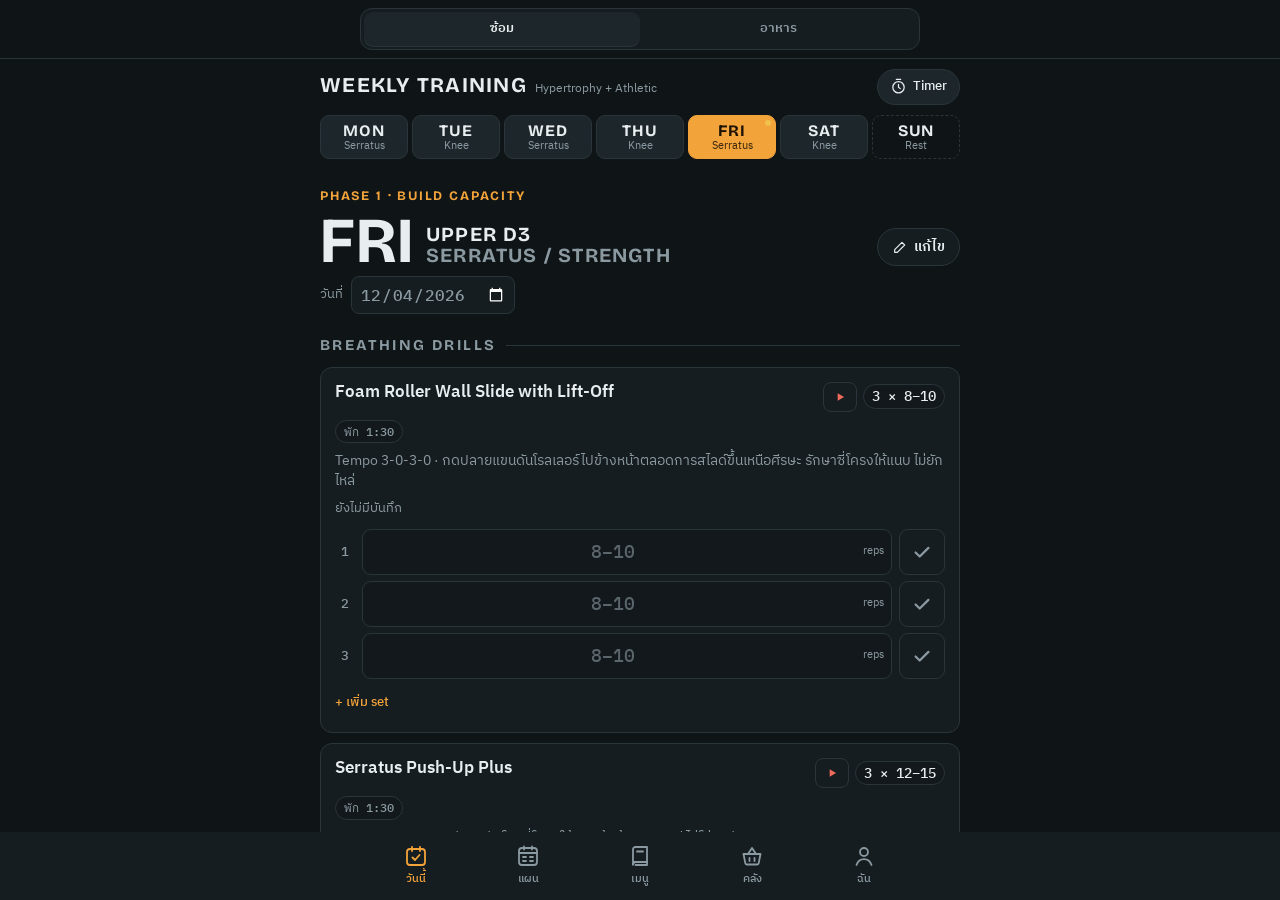
<file: index.html>
<!DOCTYPE html>
<html lang="th" data-mode="dark">
<head>
<meta charset="utf-8">
<meta name="viewport" content="width=device-width, initial-scale=1, maximum-scale=1, viewport-fit=cover">
<meta name="theme-color" content="#0f1417" id="meta-theme">
<meta name="apple-mobile-web-app-capable" content="yes">
<meta name="mobile-web-app-capable" content="yes">
<meta name="apple-mobile-web-app-status-bar-style" content="black-translucent">
<meta name="apple-mobile-web-app-title" content="Mick Fit">
<title>Mick Fit</title>
<link rel="manifest" href="manifest.webmanifest">
<link rel="icon" href="icons/icon-192.png">
<link rel="apple-touch-icon" href="icons/apple-touch-icon.png">
<link rel="preconnect" href="https://fonts.googleapis.com">
<link rel="preconnect" href="https://fonts.gstatic.com" crossorigin>
<link href="https://fonts.googleapis.com/css2?family=Bricolage+Grotesque:opsz,wght@12..96,500;12..96,700&family=IBM+Plex+Sans+Thai:wght@400;500;600&display=swap" rel="stylesheet">
<script>
  // apply the saved theme (meal settings) before the page paints
  try { if ((JSON.parse(localStorage.getItem('mick-mealprep-v1') || '{}').settings || {}).theme === 'light') document.documentElement.dataset.mode = 'light'; } catch (e) {}
</script>
<link rel="stylesheet" href="shell.css">
</head>
<body>
<!--
  Mick Fit shell: owns the 5-tab bar and loads the two apps in iframes.
    train/  = Weekly Training (workout log, program, body weight, training settings)
    meal/   = Meal Prep (food log, meal plan, recipes, pantry, food settings)
  Both run on the same origin, so they share one localStorage. Each app switches view from its #hash.
-->
<div id="app">
  <div id="seg-bar" hidden><div class="seg" id="seg" role="group" aria-label="มุมมอง"></div></div>
  <div id="stage">
    <iframe id="f-train" title="ซ้อม" allow="screen-wake-lock; web-share; autoplay"></iframe>
    <iframe id="f-meal" title="อาหาร" allow="web-share; clipboard-write"></iframe>
    <section id="p-data" class="panel" hidden aria-label="ข้อมูล"></section>
  </div>
  <nav id="tabs" aria-label="เมนูหลัก"><div class="inner" id="tab-row"></div></nav>
</div>
<div id="toast" role="status" aria-live="polite"></div>
<script src="shell.js"></script>
</body>
</html>
</file>
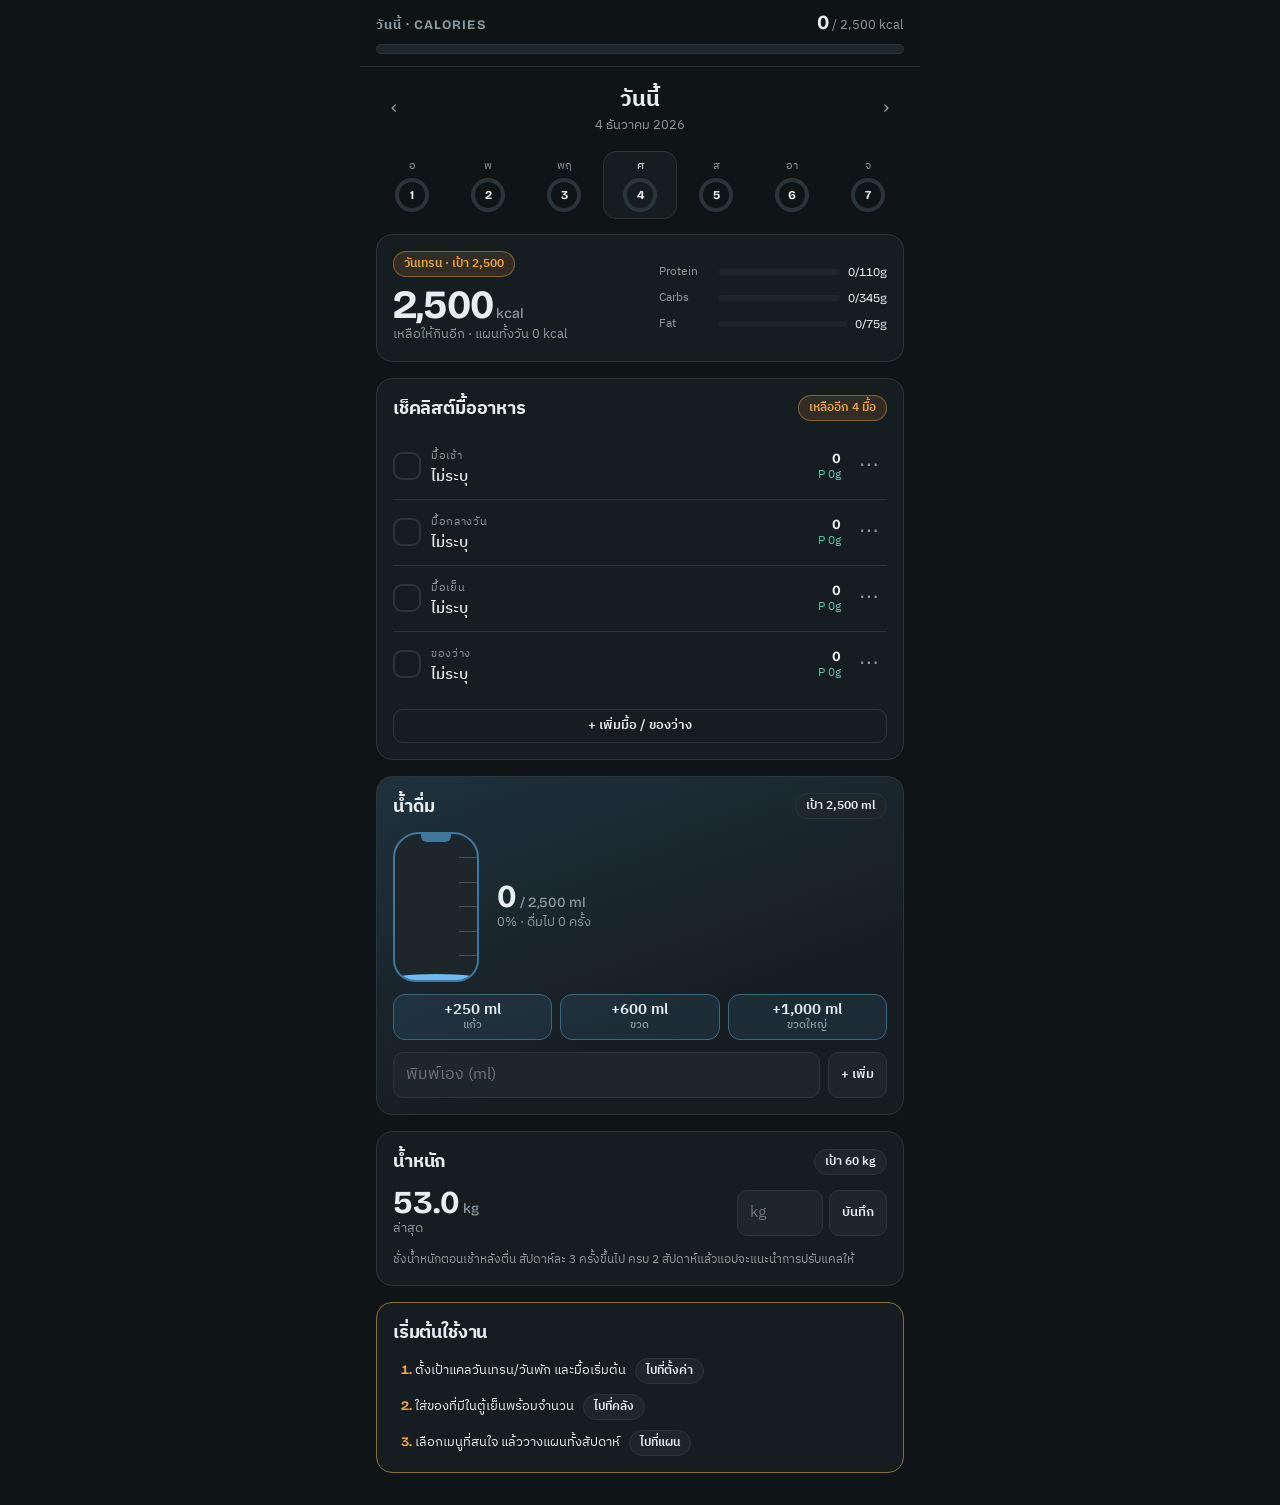
<file: meal/index.html>
<!DOCTYPE html>
<html lang="th" data-mode="dark">
<head>
<meta charset="utf-8">
<meta name="viewport" content="width=device-width, initial-scale=1, maximum-scale=1, viewport-fit=cover">
<meta name="theme-color" content="#0f1417" id="meta-theme">
<title>Mick Meal Prep</title>
<link rel="preconnect" href="https://fonts.googleapis.com">
<link rel="preconnect" href="https://fonts.gstatic.com" crossorigin>
<link href="https://fonts.googleapis.com/css2?family=Bricolage+Grotesque:opsz,wght@12..96,500;12..96,700&family=IBM+Plex+Sans+Thai:wght@400;500;600&display=swap" rel="stylesheet">
<style>
/* Layout: phone-first single column, sticky kcal bar on top, tab bar at bottom, bottom sheets for editing */
:root{
  --bg:#0f1417; --surface:#161d21; --surface-2:#1d262b; --line:#2a353b;
  --text:#e8edef; --muted:#8b9aa1;
  --accent:#f2a33a; --accent-ink:#1d1305;
  --protein:#58c4ae; --carbs:#8ea6ff; --fat:#e889a6; --water:#4fb0ee;
  --good:#6cc38a; --warn:#f0c14b; --bad:#ef6b5b;
  --f-display:"Bricolage Grotesque","IBM Plex Sans Thai",system-ui,sans-serif;
  --f-body:"IBM Plex Sans Thai",system-ui,-apple-system,"Segoe UI",sans-serif;
  --r:16px;
  color-scheme:dark;
}
:root[data-mode="light"]{
  --bg:#eef1f2; --surface:#ffffff; --surface-2:#f4f6f7; --line:#dbe1e4;
  --text:#14191c; --muted:#5d6b72;
  --accent:#c9740a; --accent-ink:#ffffff;
  --protein:#13897a; --carbs:#4a63d6; --fat:#c2416b; --water:#1f86c9;
  --good:#2f8f53; --warn:#a87a00; --bad:#c9392b;
  color-scheme:light;
}
*{box-sizing:border-box}
html,body{height:100%}
html,body{max-width:100%;overflow-x:clip}
/* safe areas (Dynamic Island, home indicator) are handled by the Mick Fit shell; iOS still passes them into this frame, so top/bottom insets are 0px here */
body{margin:0;background:var(--bg);color:var(--text);font:400 15px/1.5 var(--f-body);-webkit-tap-highlight-color:transparent;-webkit-text-size-adjust:100%}
body.locked{overflow:hidden}
h1,h2,h3{font-family:var(--f-display);font-weight:700;margin:0;text-wrap:balance;letter-spacing:-.01em}
h2{font-size:18px}
h3{font-size:15px}
button,input,select,textarea{font:inherit;color:inherit}
button{cursor:pointer}
:focus-visible{outline:2px solid var(--accent);outline-offset:2px}
a{color:var(--accent)}
.num{font-family:var(--f-display);font-variant-numeric:tabular-nums}
.muted{color:var(--muted)}
.sm{font-size:13px}

.app{max-width:560px;margin:0 auto;min-height:100%;display:flex;flex-direction:column}
.topbar{position:sticky;top:0;z-index:20;background:color-mix(in srgb,var(--bg) 90%,transparent);-webkit-backdrop-filter:blur(14px);backdrop-filter:blur(14px);padding:calc(0px + 10px) 16px 12px;border-bottom:1px solid var(--line);display:flex;flex-direction:column;gap:8px}
.kbar-row{display:flex;justify-content:space-between;align-items:baseline;gap:12px}
.brand{font:700 13px var(--f-display);letter-spacing:.08em;text-transform:uppercase;color:var(--muted)}
.kbar-num{font-size:13px;color:var(--muted)}
.kbar-num b{font:700 20px var(--f-display);color:var(--text);font-variant-numeric:tabular-nums}
.track{height:10px;border-radius:99px;background:var(--surface-2);overflow:hidden;border:1px solid var(--line)}
.fill{height:100%;border-radius:99px;background:var(--accent);transition:width .4s ease}
.fill.over{background:var(--warn)}
.track.thin{height:6px;border:0}

main{flex:1;padding:16px 16px 32px;display:flex;flex-direction:column;gap:16px}
.card{background:var(--surface);border:1px solid var(--line);border-radius:var(--r);padding:16px;display:flex;flex-direction:column;gap:12px}
.card-head{display:flex;justify-content:space-between;align-items:center;gap:8px}
.sec-head{display:flex;justify-content:space-between;align-items:center;gap:8px}

.banner{margin:12px 16px 0;padding:10px 12px;border-radius:12px;background:color-mix(in srgb,var(--warn) 14%,var(--surface));border:1px solid color-mix(in srgb,var(--warn) 40%,var(--line));font-size:13px}

/* buttons */
.btn{border:1px solid var(--line);background:var(--surface-2);border-radius:12px;padding:10px 14px;font-weight:600;display:inline-flex;align-items:center;justify-content:center;gap:6px;min-height:42px}
.btn.primary{background:var(--accent);color:var(--accent-ink);border-color:transparent}
.btn.ghost{background:transparent}
.btn.danger{color:var(--bad);background:transparent;border-color:color-mix(in srgb,var(--bad) 40%,var(--line))}
.btn.sm{min-height:34px;padding:6px 12px;font-size:13px;border-radius:10px}
.btn.block{width:100%}
.icon-btn{border:0;background:transparent;width:36px;height:36px;border-radius:10px;display:inline-grid;place-items:center;color:var(--muted);font-size:20px;line-height:1}
.icon-btn:active{background:var(--surface-2)}
.btn-row{display:flex;gap:8px;flex-wrap:wrap}
.btn-row .btn{flex:1}

.pill{display:inline-flex;align-items:center;gap:4px;padding:3px 10px;border-radius:99px;font-size:12px;font-weight:600;border:1px solid var(--line);background:var(--surface-2);white-space:nowrap}
.pill.good{color:var(--good);border-color:color-mix(in srgb,var(--good) 45%,transparent);background:color-mix(in srgb,var(--good) 12%,transparent)}
.pill.warn{color:var(--warn);border-color:color-mix(in srgb,var(--warn) 45%,transparent);background:color-mix(in srgb,var(--warn) 12%,transparent)}
.pill.bad{color:var(--bad);border-color:color-mix(in srgb,var(--bad) 45%,transparent);background:color-mix(in srgb,var(--bad) 12%,transparent)}
.pill.accent{color:var(--accent);border-color:color-mix(in srgb,var(--accent) 45%,transparent);background:color-mix(in srgb,var(--accent) 12%,transparent)}
button.pill{cursor:pointer}

/* today */
.daynav{display:flex;align-items:center;justify-content:space-between;gap:8px}
.daynav h1{font-size:22px}
.daynav .sub{font-size:13px;color:var(--muted)}
.week{display:grid;grid-template-columns:repeat(7,1fr);gap:4px}
.wday{border:0;background:transparent;display:flex;flex-direction:column;align-items:center;gap:4px;padding:6px 0;border-radius:12px;color:var(--muted);font-size:11px}
.wday[aria-current="date"]{background:var(--surface);color:var(--text);outline:1px solid var(--line)}
.ring{width:34px;height:34px;border-radius:50%;display:grid;place-items:center;position:relative}
.ring::after{content:"";position:absolute;inset:4px;border-radius:50%;background:var(--bg)}
.wday[aria-current="date"] .ring::after{background:var(--surface)}
.ring span{position:relative;z-index:1;font:700 12px var(--f-display);color:var(--text)}

.macros{display:grid;grid-template-columns:1.1fr 1fr;gap:16px;align-items:center}
.big{font:700 40px/1 var(--f-display);font-variant-numeric:tabular-nums;letter-spacing:-.02em}
.big small{font-size:14px;color:var(--muted);font-weight:500;letter-spacing:0}
.mrow{display:grid;grid-template-columns:52px 1fr auto;align-items:center;gap:8px;font-size:12px}
.mrow .lbl{color:var(--muted)}
.mrow .val{font-variant-numeric:tabular-nums;font-family:var(--f-display);font-size:12px}
.macro-list{display:flex;flex-direction:column;gap:8px}

.checklist{list-style:none;margin:0;padding:0;display:flex;flex-direction:column}
.check-item{display:grid;grid-template-columns:auto 1fr auto auto;align-items:center;gap:10px;padding:10px 0;border-top:1px solid var(--line)}
.check-item:first-child{border-top:0}
.cbox{width:28px;height:28px;border-radius:9px;border:2px solid var(--line);background:transparent;display:grid;place-items:center;padding:0;color:var(--accent-ink)}
.cbox svg{width:16px;height:16px;opacity:0}
.cbox[aria-pressed="true"]{background:var(--accent);border-color:var(--accent)}
.cbox[aria-pressed="true"] svg{opacity:1}
.ci-main{min-width:0;border:0;background:transparent;text-align:left;padding:0}
.ci-slot{font-size:11px;color:var(--muted);text-transform:uppercase;letter-spacing:.06em}
.ci-name{font-weight:500;overflow:hidden;text-overflow:ellipsis;white-space:nowrap;display:block}
.check-item.done .ci-name{color:var(--muted);text-decoration:line-through;text-decoration-color:color-mix(in srgb,var(--muted) 60%,transparent)}
.ci-kcal{text-align:right;font-size:12px;color:var(--muted);line-height:1.3}
.ci-kcal b{display:block;color:var(--text);font:700 14px var(--f-display);font-variant-numeric:tabular-nums}

/* water */
.water-card{background:linear-gradient(160deg,color-mix(in srgb,var(--water) 14%,var(--surface)),var(--surface) 70%)}
.water-body{display:grid;grid-template-columns:86px 1fr;gap:18px;align-items:center}
.bottle{width:86px;height:150px;border-radius:26px 26px 22px 22px;border:2px solid color-mix(in srgb,var(--water) 55%,var(--line));position:relative;overflow:hidden;background:var(--surface-2)}
.bottle::before{content:"";position:absolute;top:-2px;left:26px;right:26px;height:10px;background:color-mix(in srgb,var(--water) 55%,var(--line));border-radius:0 0 6px 6px;z-index:2}
.bottle .wfill{position:absolute;left:0;right:0;bottom:0;background:linear-gradient(180deg,color-mix(in srgb,var(--water) 85%,white),var(--water));transition:height .5s ease}
.bottle .wfill::before{content:"";position:absolute;top:-6px;left:-10%;width:120%;height:12px;border-radius:50%;background:color-mix(in srgb,var(--water) 85%,white)}
.bottle .marks{position:absolute;inset:0;display:flex;flex-direction:column;justify-content:space-evenly;z-index:1;pointer-events:none}
.bottle .marks i{display:block;height:1px;width:18px;margin-left:auto;background:color-mix(in srgb,var(--text) 22%,transparent)}
.wnum{font:700 32px/1 var(--f-display);font-variant-numeric:tabular-nums}
.wnum small{font-size:14px;color:var(--muted);font-weight:500}
.wbtns{display:grid;grid-template-columns:repeat(3,1fr);gap:8px}
.wbtns .wbtn{display:flex;flex-direction:column;align-items:center;justify-content:center;gap:0;line-height:1.25;padding:6px 4px}
.w-custom{display:flex;gap:8px}
.w-custom input{flex:1;min-width:0}
.wbtn{border:1px solid color-mix(in srgb,var(--water) 40%,var(--line));background:color-mix(in srgb,var(--water) 10%,transparent);color:var(--text);border-radius:12px;min-height:44px;font-weight:600}
.wcustom{display:flex;gap:8px;margin-top:8px}
.wcustom input{flex:1;min-width:0}

/* lists */
.search{width:100%}
.chips{display:flex;gap:6px;overflow-x:auto;padding-bottom:2px;scrollbar-width:none}
.chips::-webkit-scrollbar{display:none}
.chip{border:1px solid var(--line);background:transparent;border-radius:99px;padding:6px 12px;font-size:13px;white-space:nowrap;color:var(--muted)}
.chip[aria-pressed="true"]{background:var(--text);color:var(--bg);border-color:var(--text)}
.list{display:flex;flex-direction:column;gap:10px}
.item{background:var(--surface);border:1px solid var(--line);border-radius:14px;padding:14px;display:grid;grid-template-columns:1fr auto;gap:6px 12px;align-items:center;text-align:left;width:100%}
.item .t{font-weight:600}
.item .meta{font-size:12px;color:var(--muted);display:flex;gap:10px;flex-wrap:wrap}
.item .kc{text-align:right;font:700 18px var(--f-display);font-variant-numeric:tabular-nums}
.item .kc small{display:block;font:500 11px var(--f-body);color:var(--muted)}
.mtag{font-variant-numeric:tabular-nums}
.mtag.p{color:var(--protein)} .mtag.c{color:var(--carbs)} .mtag.f{color:var(--fat)}
.empty{padding:28px 16px;text-align:center;color:var(--muted);border:1px dashed var(--line);border-radius:14px;display:flex;flex-direction:column;gap:12px;align-items:center}

.seg{display:grid;grid-template-columns:1fr 1fr;background:var(--surface);border:1px solid var(--line);border-radius:12px;padding:3px}
.seg button{border:0;background:transparent;border-radius:9px;padding:8px;font-weight:600;color:var(--muted)}
.seg button[aria-pressed="true"]{background:var(--surface-2);color:var(--text);box-shadow:0 1px 0 var(--line)}

.stock-row{display:grid;grid-template-columns:1fr auto;gap:4px 10px;align-items:center;padding:12px 0;border-top:1px solid var(--line)}
.stock-row:first-child{border-top:0}
.stock-row .nm{border:0;background:transparent;text-align:left;padding:0;font-weight:500}
.stock-row .sub{font-size:12px;color:var(--muted);grid-column:1/-1;display:flex;gap:10px;flex-wrap:wrap}
.shop-row{display:grid;grid-template-columns:auto 1fr auto;gap:10px;align-items:center;padding:12px 0;border-top:1px solid var(--line)}
.shop-row:first-child{border-top:0}
.cat-h{font-size:11px;letter-spacing:.08em;text-transform:uppercase;color:var(--muted);margin-top:4px}

.stat-grid{display:grid;grid-template-columns:repeat(3,1fr);gap:8px}
.stat{background:var(--surface-2);border-radius:12px;padding:10px;display:flex;flex-direction:column;gap:2px}
.stat b{font:700 18px var(--f-display);font-variant-numeric:tabular-nums}
.stat span{font-size:11px;color:var(--muted)}

/* forms */
input[type=text],input[type=number],input[type=url],input[type=date],input[type=search],select,textarea{width:100%;background:var(--surface-2);border:1px solid var(--line);border-radius:10px;padding:10px 12px;min-height:42px;font-size:16px}
textarea{min-height:110px;resize:vertical;line-height:1.5}
.fld{display:flex;flex-direction:column;gap:4px}
.fld>span,.mini>span{font-size:12px;color:var(--muted)}
.grid2{display:grid;grid-template-columns:1fr 1fr;gap:10px}
.grid4{display:grid;grid-template-columns:repeat(4,1fr);gap:8px}
.grid4 input{padding:10px 8px}
.form{display:flex;flex-direction:column;gap:12px}
.rows{display:flex;flex-direction:column;gap:8px}
.row-ed{display:grid;grid-template-columns:repeat(6,1fr) 32px;gap:6px;align-items:end;padding:10px;border:1px solid var(--line);border-radius:12px;background:color-mix(in srgb,var(--surface-2) 50%,transparent)}
.row-ed .mini{display:flex;flex-direction:column;gap:2px;min-width:0}
.row-ed .mini input{padding:8px;min-height:38px;font-size:15px}
.w6{grid-column:span 6}.w4{grid-column:span 4}.w3{grid-column:span 3}.w2{grid-column:span 2}.w1{grid-column:span 1}
.row-ed .del{grid-column:7;grid-row:1;align-self:start}
.divider{height:1px;background:var(--line);margin:4px 0}
.hint{font-size:12px;color:var(--muted)}

/* detail */
.d-macros{display:grid;grid-template-columns:repeat(4,1fr);gap:8px}
.d-macros div{background:var(--surface-2);border-radius:12px;padding:10px 8px;text-align:center}
.d-macros b{display:block;font:700 18px var(--f-display);font-variant-numeric:tabular-nums}
.d-macros span{font-size:11px;color:var(--muted)}
.ing{list-style:none;margin:0;padding:0}
.ing li{display:flex;justify-content:space-between;gap:12px;padding:8px 0;border-top:1px solid var(--line)}
.ing li .num{white-space:nowrap}
.ing li:first-child{border-top:0}
.steps{white-space:pre-wrap;margin:0}
.source{display:flex;gap:12px;align-items:center;padding:12px;border-radius:12px;border:1px solid var(--line);background:var(--surface-2)}
.source .bk{width:34px;height:44px;border-radius:4px 8px 8px 4px;background:var(--accent);flex:none;box-shadow:inset 4px 0 0 color-mix(in srgb,black 25%,transparent)}
.link-out{font-size:13px;overflow-wrap:anywhere}

/* sheet */
#sheet-wrap{position:fixed;inset:0;z-index:50;display:flex;align-items:flex-end;justify-content:center}
#sheet-wrap[hidden]{display:none}
.backdrop{position:absolute;inset:0;background:rgb(0 0 0 / .55);border:0;padding:0}
#sheet{position:relative;width:100%;max-width:560px;max-height:92%;background:var(--surface);border-radius:20px 20px 0 0;border:1px solid var(--line);border-bottom:0;display:flex;flex-direction:column;animation:up .22s ease}
@keyframes up{from{transform:translateY(24px);opacity:.6}to{transform:none;opacity:1}}
#sheet>header{display:flex;justify-content:space-between;align-items:center;padding:14px 12px 10px 18px;border-bottom:1px solid var(--line)}
#sheet-body{overflow-y:auto;padding:16px 18px;display:flex;flex-direction:column;gap:14px;-webkit-overflow-scrolling:touch}
#sheet-foot{padding:12px 18px calc(12px + 0px);border-top:1px solid var(--line);display:flex;gap:8px}
#sheet-foot:empty{display:none}
#sheet-foot .btn{flex:1}

#confirm{position:fixed;inset:0;z-index:60;display:grid;place-items:center;padding:24px;background:rgb(0 0 0 / .55)}
#confirm[hidden]{display:none}
#confirm .box{background:var(--surface);border:1px solid var(--line);border-radius:18px;padding:18px;max-width:340px;width:100%;display:flex;flex-direction:column;gap:14px}

#viewer{position:fixed;inset:0;z-index:80;background:#000;overflow:auto;-webkit-overflow-scrolling:touch;padding:calc(0px + 52px) 0 calc(0px + 16px)}
#viewer[hidden]{display:none}
#viewer img{display:block;width:100%;max-width:900px;margin:0 auto}
.viewer-x{position:fixed;top:calc(0px + 8px);right:12px;width:40px;height:40px;border-radius:50%;border:0;background:rgb(255 255 255 / .16);color:#fff;font-size:24px;z-index:81}
.item.has-img{grid-template-columns:72px 1fr auto;padding:10px;gap:4px 12px}
.item.has-img .meta{margin-top:2px}
.thumb{width:72px;height:72px;border-radius:10px;object-fit:cover;grid-row:span 1;background:var(--surface-2);display:block}
.thumb.ph{background:repeating-linear-gradient(135deg,var(--surface-2) 0 8px,var(--line) 8px 9px)}
.hero{width:100%;aspect-ratio:16/10;object-fit:cover;border-radius:14px;display:block;background:var(--surface-2)}
.desc{margin:0;color:var(--muted);font-style:italic}
ol.steps{margin:0;padding-left:22px;display:flex;flex-direction:column;gap:10px;white-space:normal}
ol.steps li::marker{color:var(--accent);font-family:var(--f-display);font-weight:700}
.img-ed{display:flex;flex-direction:column;gap:8px}
.img-ed img{width:100%;aspect-ratio:16/10;object-fit:cover;border-radius:12px}
.img-ed .ph{display:grid;place-items:center;aspect-ratio:16/10;border:1px dashed var(--line);border-radius:12px;color:var(--muted);font-size:13px}
.seg.seg3{grid-template-columns:1fr 1fr 1fr}
.seg.seg3 button{font-size:13px;padding:8px 4px}
.sortbar{display:flex;align-items:center;gap:10px}
.sortbar .seg{flex:1}
.sortbar .seg button{font-size:12px;padding:6px}
.sortsel{flex:1;display:flex;align-items:center;gap:8px;font-size:13px;color:var(--muted)}
.sortsel select{flex:1;min-width:0;min-height:36px;padding:6px 10px;font-size:14px}
.ing li .nm{flex:1}
.mk{width:20px;height:20px;border-radius:50%;flex:none;display:grid;place-items:center;font:700 11px var(--f-display);border:1px solid var(--line);color:var(--muted);margin-top:2px}
.mk.good{background:color-mix(in srgb,var(--good) 18%,transparent);color:var(--good);border-color:color-mix(in srgb,var(--good) 45%,transparent)}
.mk.warn{background:color-mix(in srgb,var(--warn) 18%,transparent);color:var(--warn);border-color:color-mix(in srgb,var(--warn) 45%,transparent)}
.mk.bad{background:color-mix(in srgb,var(--bad) 16%,transparent);color:var(--bad);border-color:color-mix(in srgb,var(--bad) 45%,transparent)}
.cov{border:1px solid var(--line);background:var(--surface-2);border-radius:12px;padding:12px;display:flex;flex-direction:column;gap:8px}
.cov-head{display:flex;justify-content:space-between;align-items:center;gap:8px}
.cov .btn{align-self:flex-start}
.btn.fav-on{color:var(--accent);border-color:color-mix(in srgb,var(--accent) 50%,var(--line))}
.star{color:var(--accent)}
.cook-row{display:flex;align-items:center;gap:8px;padding:10px 0;border-top:1px solid var(--line)}
.cook-row:first-child{border-top:0}
.cook-main{flex:1;min-width:0;display:flex;gap:10px;align-items:center;border:0;background:transparent;padding:0;text-align:left}
.cook-main .t{display:block;font-weight:600;line-height:1.3}
.cook-main .meta{display:flex;gap:8px;align-items:center;flex-wrap:wrap;font-size:12px;color:var(--muted);margin-top:2px}
.cook-main .miss{display:block;font-size:12px;color:var(--bad);margin-top:3px}
.cook-main .miss.ok{color:var(--good)}
.thumb.sm{width:54px;height:54px;border-radius:9px;flex:none}
.stk{display:block;font-size:12px;color:var(--muted);margin-top:1px}
.stk.short,.stk.low{color:var(--warn)}.stk.out,.stk.miss{color:var(--bad)}
.nowrap{white-space:nowrap}
.buy{color:var(--accent);font-weight:600}
.portion{display:flex;align-items:center;gap:6px;padding:8px 12px;border:1px solid var(--line);border-radius:12px;font-size:14px}
.portion .icon-btn{border:1px solid var(--line);width:34px;height:34px}
.portion b{min-width:24px;text-align:center;font-size:18px}
.wbtn small{font-weight:500;color:var(--muted);font-size:11px}
.box-tag{color:var(--protein);font-weight:600}
.quick{display:flex;flex-direction:column;gap:6px;border-top:1px solid var(--line);padding-top:10px}
.chip.box{border-color:color-mix(in srgb,var(--protein) 50%,var(--line));color:var(--text)}
.chips.wrap{flex-wrap:wrap;overflow:visible}
.wk{gap:8px;padding:12px 14px}
.wk.is-today{border-color:color-mix(in srgb,var(--accent) 60%,var(--line))}
.wk.is-past{opacity:.6}
.wk-date{border:0;background:none;padding:0;text-align:left;font-size:15px}
.wk-list{display:flex;flex-direction:column;gap:2px}
.wk-e{border:0;background:none;padding:6px 0;text-align:left;font-size:14px;border-top:1px dashed var(--line);display:block;width:100%}
.wk-e:first-child{border-top:0}
.wk-e.done{color:var(--muted);text-decoration:line-through}
.wk-e .muted{font-size:12px;margin-right:4px}
.wt-row{display:flex;justify-content:space-between;align-items:center;gap:12px}
.wt-in{display:flex;gap:6px;width:150px}
.wt-in input{min-width:0}
.spark{width:100%;height:64px;display:block}
.days7{display:grid;grid-template-columns:repeat(7,1fr);gap:4px}
.days7 .chip{padding:6px 0;text-align:center}
.danger-zone summary{cursor:pointer;color:var(--bad);font-size:13px;font-weight:600}
.danger-zone[open]{display:flex;flex-direction:column;gap:8px}
details.done-list summary{cursor:pointer;list-style:none}
.onboard{border-color:color-mix(in srgb,var(--accent) 50%,var(--line))}
.onboard .pill{margin-left:6px}
#to-top{position:fixed;right:16px;bottom:16px;z-index:40;width:48px;height:48px;border-radius:50%;border:0;background:var(--accent);color:var(--accent-ink);display:grid;place-items:center;box-shadow:0 6px 18px rgb(0 0 0 / .35)}
#to-top svg{width:22px;height:22px}
#to-top[hidden]{display:none}
#toast{position:fixed;left:50%;bottom:16px;transform:translate(-50%,20px);background:var(--text);color:var(--bg);padding:10px 16px;border-radius:12px;font-size:14px;font-weight:500;opacity:0;pointer-events:none;transition:.25s;z-index:70;max-width:calc(100% - 32px)}
#toast.show{opacity:1;transform:translate(-50%,0)}

nav.tabs{position:fixed;left:0;right:0;bottom:0;z-index:30;background:var(--surface);border-top:1px solid var(--line);padding:6px 8px calc(6px + 0px);display:flex;justify-content:center}
nav.tabs .inner{width:100%;max-width:560px;display:grid;grid-template-columns:repeat(5,1fr)}
.tab{border:0;background:transparent;color:var(--muted);display:flex;flex-direction:column;align-items:center;gap:2px;font:500 11px var(--f-body);padding:6px 0;border-radius:12px;position:relative}
.tab svg{width:23px;height:23px}
.tab[aria-current="page"]{color:var(--accent)}
.tab .badge{position:absolute;top:2px;left:calc(50% + 8px);min-width:17px;height:17px;border-radius:99px;background:var(--bad);color:#fff;font:700 10px/17px var(--f-display);padding:0 4px}
svg.i{fill:none;stroke:currentColor;stroke-width:1.8;stroke-linecap:round;stroke-linejoin:round}

.skel{height:84px;border-radius:var(--r);background:linear-gradient(90deg,var(--surface),var(--surface-2),var(--surface));background-size:200% 100%;animation:sh 1.2s infinite linear}
@keyframes sh{to{background-position:-200% 0}}
@media (prefers-reduced-motion:reduce){*{animation:none!important;transition:none!important}}
@media (max-width:380px){.macros{grid-template-columns:1fr}.big{font-size:34px}}
</style>
</head>
<body>
<div class="app">
  <header class="topbar" id="top"></header>
  <div id="banner"></div>
  <main id="view"></main>
</div>

<!-- Tab bar lives in the Mick Fit shell (../index.html); views switch via #today #plan #menu #stock #config -->

<div id="sheet-wrap" hidden>
  <button class="backdrop" data-act="sheet-close" aria-label="ปิด"></button>
  <section id="sheet" role="dialog" aria-modal="true" aria-labelledby="sheet-title">
    <header><h2 id="sheet-title"></h2><button class="icon-btn" data-act="sheet-close" aria-label="ปิด">×</button></header>
    <div id="sheet-body"></div>
    <footer id="sheet-foot"></footer>
  </section>
</div>

<div id="confirm" hidden>
  <div class="box" role="alertdialog" aria-labelledby="confirm-msg">
    <div id="confirm-msg"></div>
    <div class="btn-row"><button class="btn" data-act="confirm-no">ยกเลิก</button><button class="btn danger" data-act="confirm-yes" id="confirm-yes">ลบ</button></div>
  </div>
</div>
<button id="to-top" data-act="to-top" hidden aria-label="กลับขึ้นบนสุด"><svg viewBox="0 0 24 24" aria-hidden="true" fill="none" stroke="currentColor" stroke-width="2.4" stroke-linecap="round" stroke-linejoin="round"><path d="M12 19V5M6 11l6-6 6 6"/></svg></button>
<div id="toast" role="status" aria-live="polite"></div>
<div id="viewer" hidden role="dialog" aria-modal="true" aria-label="หน้าต้นฉบับ"><button class="viewer-x" data-act="viewer-close" aria-label="ปิด">×</button><img id="viewer-img" alt=""></div>

<script>
/* ---------- helpers ---------- */
const $ = (s, r = document) => r.querySelector(s);
const esc = s => String(s ?? '').replace(/[&<>"']/g, c => ({'&':'&amp;','<':'&lt;','>':'&gt;','"':'&quot;',"'":'&#39;'}[c]));
const uid = () => Math.random().toString(36).slice(2, 10);
const clone = o => JSON.parse(JSON.stringify(o));
const num = v => { const n = parseFloat(v); return isFinite(n) ? n : 0; };
const fmt = n => Math.round(num(n)).toLocaleString('en-US');
const money = n => 'A$' + num(n).toFixed(2);
const dkey = d => d.getFullYear() + '-' + String(d.getMonth() + 1).padStart(2, '0') + '-' + String(d.getDate()).padStart(2, '0');
const todayKey = () => dkey(new Date());
const kdate = k => { const [y, m, d] = k.split('-').map(Number); return new Date(y, m - 1, d); };
const addDays = (k, n) => { const d = kdate(k); d.setDate(d.getDate() + n); return dkey(d); };
const thDate = (k, o) => kdate(k).toLocaleDateString('th-TH-u-ca-gregory', o);
const safeUrl = u => /^https?:\/\//i.test(String(u || '').trim()) ? String(u).trim() : '';
const host = u => { try { return new URL(u).hostname.replace(/^www\./, ''); } catch (e) { return u; } };
const ICON = {
  plan:'<rect x="3" y="4" width="18" height="17" rx="3"/><path d="M3 9h18M8 2.5v3M16 2.5v3M7 13h3M7 17h3M14 13h3M14 17h3"/>',
  today:'<rect x="3" y="5" width="18" height="16" rx="3"/><path d="M8 3v4M16 3v4M8.5 13.5l2.5 2.5 4.5-5"/>',
  menu:'<path d="M5 5.5A2.5 2.5 0 0 1 7.5 3H19v15H7.5A2.5 2.5 0 0 0 5 20.5z"/><path d="M5 20.5A2.5 2.5 0 0 1 7.5 18H19v3H7.5"/><path d="M9 7.5h6"/>',
  prep:'<rect x="3" y="9" width="18" height="11" rx="2.5"/><path d="M2 9h20M8 9V6.5A1.5 1.5 0 0 1 9.5 5h5A1.5 1.5 0 0 1 16 6.5V9M8 14h8"/>',
  stock:'<path d="M3.5 10h17l-1.8 9.2a1.5 1.5 0 0 1-1.5 1.3H6.8a1.5 1.5 0 0 1-1.5-1.3z"/><path d="M8 10l4-6 4 6M9.5 14v3M14.5 14v3"/>',
  config:'<path d="M4 7h9M17 7h3M4 17h3M11 17h9"/><circle cx="15" cy="7" r="2"/><circle cx="9" cy="17" r="2"/>'
};
const svg = k => `<svg class="i" viewBox="0 0 24 24" aria-hidden="true">${ICON[k]}</svg>`;
const CHECK = '<svg viewBox="0 0 24 24" aria-hidden="true" fill="none" stroke="currentColor" stroke-width="3" stroke-linecap="round" stroke-linejoin="round"><path d="M5 12.5l4.5 4.5L19 7.5"/></svg>';

/* ---------- state ---------- */
const DEFAULT_SETTINGS = {
  kcal: 2500, protein: 110, carbs: 345, fat: 75, water: 2500, cup: 250, bottle: 600, jug: 1000, theme: 'dark',
  rest: { kcal: 2500, protein: 110, carbs: 345, fat: 75 }, trainDays: [0, 1, 2, 3, 5],
  goalKg: 60, gainRate: 0.25, favs: [], quick: [], filter: { minP: 0, maxKcal: 0, exclude: '', lowVeg: false },
  slots: [{ id: 's1', name: 'มื้อเช้า', recipeId: '' }, { id: 's2', name: 'มื้อกลางวัน', recipeId: '' }, { id: 's3', name: 'มื้อเย็น', recipeId: '' }]
};
const S = { settings: clone(DEFAULT_SETTINGS), body: { weights: [] }, base: [], over: {}, recipes: [], preps: [], pantry: [], days: {} };
const UI = { tab: 'today', sel: todayKey(), cat: 'ทั้งหมด', book: 'ทั้งหมด', sort: 'book', planSeg: 'week', week: '', q: '', seg: 'have', loaded: false, mode: 'loading', readOnly: false };

const SAMPLE = () => ({
  settings: { slots: [
    { id: 's1', name: 'มื้อเช้า', recipeId: 'ep-02' }, { id: 's2', name: 'มื้อกลางวัน', recipeId: 'ep-41' },
    { id: 's3', name: 'มื้อเย็น', recipeId: 'ff-01' }, { id: 's4', name: 'ของว่าง', recipeId: 'ep-10' }] },
  preps: [], pantry: [], days: {}, body: { weights: [] }
});
const baseRecipe = id => S.base.find(r => r.id === id);
function rebuildRecipes() {
  const out = [], seen = new Set();
  S.base.forEach(b => { const o = S.over[b.id]; seen.add(b.id); if (o && o.deleted) return; out.push(o ? { ...b, ...o, cookbook: true } : { ...b, cookbook: true }); });
  Object.values(S.over).forEach(o => { if (!seen.has(o.id) && !o.deleted) out.push(o); });
  S.recipes = out;
}
const imgSrc = r => r && (r.imageAsset ? '/_blob/' + r.imageAsset : r.imageData || r.image || '');
const servingsOf = r => { const y = String(r && r.yield || ''); const m = y.match(/(\d+)\s*servings/i) || y.match(/(\d+)/); return m ? +m[1] : 1; };
const qtyNum = q => { const s = String(q ?? '').trim(); let m = s.match(/^(\d+)\/(\d+)/); if (m) return m[1] / m[2]; m = s.match(/^\d+(?:\.\d+)?/); return m ? +m[0] : NaN; };

const recipe = id => S.recipes.find(r => r.id === id);
const daysBetween = (a, b) => Math.round((kdate(b) - kdate(a)) / 864e5);
/* train / rest day: read from the training program (gtl.program.v1, written by the training screens).
   A day switched by hand on the วันนี้ page (d.mode) still wins. trainDays is only a fallback before
   the training screens have saved a program. */
const PROG_KEY = 'gtl.program.v1', DOW = ['sun', 'mon', 'tue', 'wed', 'thu', 'fri', 'sat'];
let progRest; // { mon: false, ..., sun: true } or null; undefined = read again
function programRest() {
  if (progRest === undefined) {
    try { const p = JSON.parse(localStorage.getItem(PROG_KEY) || 'null'); progRest = p && p.days ? Object.fromEntries(DOW.map(d => [d, !!(p.days[d] && p.days[d].rest)])) : null; } catch (e) { progRest = null; }
  }
  return progRest;
}
const isTrain = k => { const d = S.days[k]; if (d && d.mode) return d.mode === 'train'; const pr = programRest(); return pr ? !pr[DOW[kdate(k).getDay()]] : (S.settings.trainDays || []).includes(kdate(k).getDay()); };
function targetsFor(k) {
  const st = S.settings, r = st.rest || {};
  return isTrain(k) ? { kcal: num(st.kcal), protein: num(st.protein), carbs: num(st.carbs), fat: num(st.fat), train: true }
    : { kcal: num(r.kcal) || num(st.kcal), protein: num(r.protein) || num(st.protein), carbs: num(r.carbs) || num(st.carbs), fat: num(r.fat) || num(st.fat), train: false };
}
const weekStart = k => addDays(k, -((kdate(k).getDay() + 6) % 7));
const prep = id => S.preps.find(p => p.id === id);
const boxExp = p => p.cookedOn ? addDays(p.cookedOn, num(p.shelfDays) || 3) : '';
const boxDaysLeft = p => p.cookedOn ? daysBetween(todayKey(), boxExp(p)) : null;
const boxesAvail = () => S.preps.filter(p => p.cookedOn && num(p.boxesLeft) > 0);
function expiryText(n) { return n == null ? '' : n < 0 ? `เลยวันหมดอายุ ${-n} วัน` : n === 0 ? 'หมดอายุวันนี้' : n === 1 ? 'หมดอายุพรุ่งนี้' : `หมดอายุใน ${n} วัน`; }
const expiryCls = n => n == null ? '' : n <= 0 ? 'bad' : n <= 1 ? 'warn' : '';
const macrosOf = e => {
  const r = e.recipeId && recipe(e.recipeId);
  const s = r ? num(e.servings || 1) : 1;
  const src = r || e;
  return { kcal: num(src.kcal) * s, protein: num(src.protein) * s, carbs: num(src.carbs) * s, fat: num(src.fat) * s };
};
const entryName = e => { const r = e.recipeId && recipe(e.recipeId); return r ? r.name + (num(e.servings) !== 1 && e.servings ? ` ×${e.servings}` : '') : (e.name || 'ไม่ระบุ'); };
const makeDay = k => ({ date: k, water: 0, waterLog: [], entries: (S.settings.slots || []).map((s, i) => ({ id: `t${i}-${s.id || i}`, slot: s.name, recipeId: s.recipeId || '', servings: 1, name: '', kcal: 0, protein: 0, carbs: 0, fat: 0, done: false })) });
const getDay = k => S.days[k] || makeDay(k);
const ensureDay = k => { if (!S.days[k]) S.days[k] = makeDay(k); return S.days[k]; };
const totals = day => day.entries.filter(e => e.done).reduce((a, e) => { const m = macrosOf(e); a.kcal += m.kcal; a.protein += m.protein; a.carbs += m.carbs; a.fat += m.fat; return a; }, { kcal: 0, protein: 0, carbs: 0, fat: 0 });
const planned = day => day.entries.reduce((a, e) => a + macrosOf(e).kcal, 0);
const shopList = () => S.pantry.filter(p => p.status !== 'have' || p.toBuy);
const ingPrice = i => i.price !== '' && i.price != null ? num(i.price) : num((findPantry(i) || {}).price);
const prepCost = p => (p.ingredients || []).reduce((a, i) => a + ingPrice(i), 0);

/* ---------- pantry ↔ recipe matching ---------- */
const TH = [
  ['อกไก่', 'chicken breast'], ['สะโพกไก่', 'chicken thigh'], ['ไก่งวงบด', 'turkey mince'], ['ไก่งวง', 'turkey'], ['ไก่บด', 'chicken mince'], ['ไก่', 'chicken'],
  ['หมูสับ', 'pork mince'], ['หมูบด', 'pork mince'], ['สันในหมู', 'pork tenderloin'], ['หมู', 'pork'], ['เบคอน', 'bacon'], ['แฮม', 'ham'],
  ['เนื้อบด', 'beef mince'], ['เนื้อสับ', 'beef mince'], ['สเต็ก', 'steak'], ['เนื้อวัว', 'beef'], ['เนื้อ', 'beef'],
  ['แซลมอน', 'salmon'], ['ทูน่า', 'tuna'], ['กุ้ง', 'prawn, shrimp'], ['ปลาคอด', 'cod'], ['ปลา', 'fish'], ['เต้าหู้', 'tofu'],
  ['ไข่ขาว', 'egg white'], ['ไข่', 'egg'],
  ['ข้าวหอมมะลิ', 'jasmine rice, white rice, rice'], ['ข้าวกล้อง', 'brown rice'], ['ข้าวบาสมาติ', 'basmati rice'], ['ข้าว', 'rice'],
  ['ข้าวโอ๊ต', 'oat'], ['โอ๊ต', 'oat'], ['พาสต้า', 'pasta, penne, spaghetti, macaroni'], ['สปาเก็ตตี้', 'spaghetti'], ['บะหมี่', 'noodle'], ['เส้น', 'noodle'],
  ['ขนมปัง', 'bread'], ['แผ่นแป้ง', 'tortilla, wrap'], ['ตอร์ติญ่า', 'tortilla'], ['แป้งสาลี', 'plain flour'], ['แป้ง', 'flour'],
  ['มันหวาน', 'sweet potato'], ['มันฝรั่ง', 'potato'], ['คูสคูส', 'couscous'], ['ควินัว', 'quinoa'],
  ['นมจืด', 'milk'], ['นม', 'milk'], ['กรีกโยเกิร์ต', 'greek yogurt'], ['โยเกิร์ต', 'yogurt'], ['สกีร์', 'skyr'],
  ['ครีมชีส', 'cream cheese'], ['คอทเทจชีส', 'cottage cheese'], ['เชดดาร์', 'cheddar'], ['มอสซาเรลลา', 'mozzarella'], ['พาร์เมซาน', 'parmesan'], ['เฟต้า', 'feta'], ['ริคอตต้า', 'ricotta'], ['ชีส', 'cheese'], ['เนย', 'butter'],
  ['น้ำผึ้ง', 'honey'], ['เมเปิ้ล', 'maple syrup'], ['ซีอิ๊ว', 'soy sauce'], ['ซอสถั่วเหลือง', 'soy sauce'], ['น้ำปลา', 'fish sauce'], ['ซอสหอยนางรม', 'oyster sauce'],
  ['ซอสมะเขือเทศ', 'ketchup'], ['มายองเนส', 'mayonnaise'], ['มัสตาร์ด', 'mustard'], ['ศรีราชา', 'sriracha'], ['ซอสพริก', 'hot sauce, chilli sauce'], ['ซอสบาร์บีคิว', 'bbq sauce'],
  ['น้ำมันมะกอก', 'olive oil, cooking oil, neutral oil, oil'], ['น้ำมัน', 'oil'], ['น้ำส้มสายชู', 'vinegar'],
  ['กระเทียมผง', 'garlic powder'], ['กระเทียม', 'garlic'], ['หอมใหญ่', 'onion'], ['หัวหอม', 'onion'], ['ต้นหอม', 'spring onion'], ['ขิง', 'ginger'], ['พริกหยวก', 'bell pepper'], ['พริกหวาน', 'bell pepper'], ['พริก', 'chilli'],
  ['บรอกโคลี', 'broccoli'], ['ผักโขม', 'spinach'], ['มะเขือเทศ', 'tomato'], ['ข้าวโพด', 'sweetcorn, corn'], ['แครอท', 'carrot'], ['เห็ด', 'mushroom'], ['ผักกาดหอม', 'lettuce'], ['แตงกวา', 'cucumber'], ['อะโวคาโด', 'avocado'], ['ถั่วดำ', 'black bean'], ['ถั่วลันเตา', 'pea'], ['ถั่วลูกไก่', 'chickpea'],
  ['มะนาว', 'lime, lemon'], ['เลมอน', 'lemon'], ['กล้วย', 'banana'], ['สตรอว์เบอร์รี', 'strawberry'], ['บลูเบอร์รี', 'blueberry'], ['ราสเบอร์รี', 'raspberry'], ['แอปเปิ้ล', 'apple'], ['มะม่วง', 'mango'], ['สับปะรด', 'pineapple'],
  ['อัลมอนด์', 'almond'], ['เนยถั่ว', 'peanut butter'], ['ถั่วลิสง', 'peanut'], ['เมล็ดเจีย', 'chia seed'], ['งา', 'sesame'],
  ['เวย์', 'whey protein powder, whey protein, protein powder'], ['กราโนล่า', 'granola'], ['ซีเรียล', 'cereal'], ['ช็อกโกแลต', 'chocolate'], ['โกโก้', 'cocoa'], ['น้ำตาล', 'sugar'], ['ผงฟู', 'baking powder'], ['วานิลลา', 'vanilla'],
  ['ปาปริก้า', 'paprika'], ['ยี่หร่า', 'cumin'], ['อบเชย', 'cinnamon'], ['ออริกาโน', 'oregano'], ['พริกไทย', 'black pepper'], ['เกลือ', 'salt']
].sort((a, b) => b[0].length - a[0].length);
const DROP = new Set('raw skinless boneless fresh frozen dry dried canned tinned drained rinsed finely thinly roughly chopped diced sliced grated minced crushed shredded cubed large medium small extra light lowfat low fat reduced free plain 0 unsweetened natural lean cooked uncooked readytoeat ready to eat semiskimmed skimmed whole ripe peeled deveined cut into piece pieces of a an the pinch handful optional taste for serving garnish and or about approx kcal per weight trimmed divided beaten softened melted room temperature pack packet bunch clove cloves can tin x'.split(' '));
const EXCL = new Set(['vinegar', 'wine', 'flour', 'noodle', 'paper', 'powder', 'sauce', 'stock', 'broth', 'extract', 'oil', 'butter', 'seed', 'paste', 'flake', 'cube', 'bouillon', 'syrup', 'chip', 'crumb', 'breadcrumb', 'cake', 'ketchup', 'mayonnaise']);
const sing = w => w.length > 4 && w.endsWith('ies') ? w.slice(0, -3) + 'y' : w.length > 4 && w.endsWith('oes') ? w.slice(0, -2) : w.length > 3 && w.endsWith('s') && !w.endsWith('ss') ? w.slice(0, -1) : w;
const toks = s => String(s || '').toLowerCase().replace(/\([^)]*\)?/g, ' ').split(/[,;:]/)[0].replace(/low-fat|semi-skimmed|ready-to-eat|reduced-fat|fat-free/g, ' ').split(/[^a-zà-ÿ]+/).filter(Boolean).map(sing).filter(w => !DROP.has(w));
const ingCache = new Map();
function ingInfo(i) {
  const k = i.name; if (ingCache.has(k)) return ingCache.get(k);
  const t = toks(i.name), raw = String(i.name || '').toLowerCase();
  const optional = /optional|to serve|for serving|garnish|toppings?\b/.test(raw) && !i.qty;
  const basic = !t.length || /^(salt|black pepper|pepper|salt pepper|water|ice|cooking spray|ground black pepper|cold water|boiling water)$/.test(t.join(' ')) || (t.length <= 2 && t.includes('water'));
  const v = { t, optional, basic, label: (String(i.name || '').split(/[,(]/)[0].trim() || i.name) };
  ingCache.set(k, v); return v;
}
function keysOf(p) {
  const out = [], nm = String(p.name || '');
  String(p.aliases || '').split(',').map(x => x.trim()).filter(Boolean).forEach(x => out.push(x));
  const th = TH.find(([t]) => nm.includes(t)); if (th) th[1].split(',').forEach(x => out.push(x.trim()));
  if (/[a-z]/i.test(nm)) out.push(nm);
  const ts = out.map(toks).filter(t => t.length);
  ts.slice().forEach(t => { const h = t[t.length - 1]; if (t.length > 1 && HEAD.has(h)) ts.push([h]); });
  return ts;
}
const HEAD = new Set(['rice', 'milk', 'yogurt', 'pasta', 'noodle', 'cheese', 'bread', 'oat', 'sugar', 'tortilla', 'quinoa', 'couscous', 'honey']);
let keyCache = { sig: '', map: new Map() };
function pantryKeys() {
  const sig = S.pantry.map(p => p.id + '|' + p.name + '|' + (p.aliases || '')).join('~');
  if (keyCache.sig !== sig) { keyCache = { sig, map: new Map(S.pantry.map(p => [p.id, keysOf(p)])) }; }
  return keyCache.map;
}
const kmatch = (kt, it) => kt.every(w => it.includes(w)) && !it.some(w => EXCL.has(w) && !kt.includes(w));
function findPantry(ing) {
  const info = ingInfo(ing), km = pantryKeys();
  let best = null, bestLen = 0;
  for (const p of S.pantry) for (const kt of km.get(p.id) || []) if (kt.length > bestLen && kmatch(kt, info.t)) { best = p; bestLen = kt.length; }
  return best;
}
/* units: mass (g), volume (ml), count */
const UNIT = { g: ['m', 1], gram: ['m', 1], grams: ['m', 1], 'กรัม': ['m', 1], kg: ['m', 1000], 'กก': ['m', 1000], 'กิโล': ['m', 1000], 'กิโลกรัม': ['m', 1000], oz: ['m', 28.35], lb: ['m', 453.6],
  ml: ['v', 1], 'มล': ['v', 1], l: ['v', 1000], 'ลิตร': ['v', 1000], tsp: ['v', 5], 'ช้อนชา': ['v', 5], tbsp: ['v', 15], 'ช้อนโต๊ะ': ['v', 15], cup: ['v', 250], cups: ['v', 250],
  '': ['c', 1], 'ฟอง': ['c', 1], 'ชิ้น': ['c', 1], 'ลูก': ['c', 1], 'อัน': ['c', 1], 'แผ่น': ['c', 1], 'ตัว': ['c', 1], pcs: ['c', 1], pc: ['c', 1], piece: ['c', 1], pieces: ['c', 1], slice: ['c', 1], slices: ['c', 1] };
const unitOf = u => UNIT[String(u ?? '').trim().toLowerCase().replace(/\.$/, '')] || null;
function toBase(q, u) { const n = qtyNum(q), d = unitOf(u); return isNaN(n) || !d ? null : { d: d[0], v: n * d[1] }; }
function fromBase(v, d) {
  if (d === 'm') return v >= 1000 ? `${+(v / 1000).toFixed(2)} kg` : `${Math.round(v)} g`;
  if (d === 'v') return v >= 1000 ? `${+(v / 1000).toFixed(2)} L` : `${Math.round(v)} ml`;
  return `${+v.toFixed(1)} ชิ้น`;
}
const sameDim = (a, b) => a && b && (a.d === b.d || (a.d !== 'c' && b.d !== 'c'));
const scaleQty = (q, f) => { if (f === 1) return q; const n = qtyNum(q); return isNaN(n) ? q : +(n * f).toFixed(2); };

function coverage(r, factor = 1, ingsArg) {
  const ings = ingsArg || r.ingredients || [];
  const rows = ings.map(i => {
    const info = ingInfo(i);
    if (info.basic || info.optional) return { i, info, st: info.basic ? 'basic' : 'opt' };
    const p = findPantry(i);
    return { i, info, p, need: toBase(scaleQty(i.qty, factor), i.unit) };
  });
  const tot = new Map();
  rows.forEach(x => { if (!x.p || !x.need) return; const t = tot.get(x.p.id); if (!t) tot.set(x.p.id, { ...x.need }); else if (sameDim(t, x.need)) t.v += x.need.v; else t.bad = true; });
  rows.forEach(x => {
    if (x.st) return;
    const p = x.p;
    if (!p) { x.st = 'miss'; return; }
    if (p.status === 'out') { x.st = 'out'; return; }
    const t = tot.get(p.id), stock = toBase(p.qty, p.unit);
    x.stock = stock;
    if (t && !t.bad && stock && sameDim(t, stock)) {
      x.approx = t.d !== stock.d; x.total = t;
      if (stock.v + 1e-9 < t.v) { x.st = 'short'; x.lack = t.v - stock.v; x.lackD = t.d; return; }
    } else if (t || (p.qty !== '' && p.qty != null)) x.nocmp = true;
    x.st = p.status === 'low' ? 'low' : 'have';
  });
  const need = rows.filter(x => x.st !== 'basic' && x.st !== 'opt');
  const have = need.filter(x => x.st === 'have' || x.st === 'low');
  const missing = need.filter(x => x.st === 'out' || x.st === 'miss');
  const seen = new Set(), short = need.filter(x => x.st === 'short' && !seen.has(x.p.id) && seen.add(x.p.id));
  return { rows, need: need.length, have: have.length, missing, short, low: need.filter(x => x.st === 'low'),
    ok: !missing.length && !short.length, pct: need.length ? (have.length + 0.5 * need.filter(x => x.st === 'short').length) / need.length : 0 };
}
const isFav = id => (S.settings.favs || []).includes(id);
const CATS = [
  ['โปรตีน', 'chicken beef pork turkey fish salmon tuna prawn shrimp egg tofu cod ham bacon mince steak sausage lamb tempeh seitan sea bass'],
  ['นม & ชีส', 'milk yogurt cheese skyr cream butter cheddar mozzarella parmesan feta ricotta cottage'],
  ['ข้าว & แป้ง', 'rice pasta noodle bread oat flour tortilla wrap potato quinoa couscous cereal granola bun bagel penne spaghetti macaroni orzo bulgur'],
  ['ผัก & ผลไม้', 'lettuce spinach broccoli onion pepper tomato cucumber carrot mushroom zucchini cabbage kale asparagu pea bean cauliflower aubergine celery corn sweetcorn avocado banana berry strawberry blueberry raspberry apple lemon lime mango pineapple garlic ginger chilli peach pear orange herb basil coriander parsley'],
  ['ซอส & เครื่องปรุง', 'sauce oil vinegar honey salt spice paprika cumin mustard ketchup mayonnaise sugar syrup seasoning stock cinnamon oregano soy sriracha vanilla cocoa chocolate peanut almond nut seed'],
  ['อาหารเสริม', 'whey protein powder gainer creatine']
].map(([c, w]) => [c, new Set(w.split(' '))]);
function catGuess(p) {
  const ts = keysOf(p).flat();
  if (ts.some(t => t === 'whey' || t === 'gainer' || t === 'creatine')) return 'อาหารเสริม';
  for (const [c, set] of CATS) if (ts.some(t => set.has(t))) return c;
  return 'อื่นๆ';
}
const catOf = p => p.category || catGuess(p);
const expDays = p => p.expires ? daysBetween(todayKey(), p.expires) : null;
function recipesUsing(p) {
  const ks = keysOf(p);
  return S.recipes.filter(r => passFilter(r) && (r.ingredients || []).some(i => { const it = ingInfo(i).t; return ks.some(kt => kmatch(kt, it)); }));
}
function expiryCard() {
  const items = S.pantry.filter(p => p.status !== 'out' && p.expires && expDays(p) <= 3).sort((a, b) => expDays(a) - expDays(b));
  if (!items.length) return '';
  return `<section class="card exp-card"><div class="card-head"><h2>ใช้ก่อนหมดอายุ</h2><span class="pill warn">${items.length} อย่าง</span></div><div>
    ${items.map(p => { const n = expDays(p), rs = recipesUsing(p).map(r => [r, coverage(r)]).sort((a, b) => gap(a[1]) - gap(b[1]) || b[0].protein - a[0].protein).slice(0, 2); return `<div class="cook-row" style="flex-direction:column;align-items:stretch;gap:6px">
      <div class="cov-head"><button class="nm" data-act="stock-edit" data-id="${p.id}" style="border:0;background:none;padding:0;text-align:left;font-weight:600">${esc(p.name)} <span class="muted num sm">${esc(p.qty ?? '')} ${esc(p.unit || '')}</span></button><span class="pill ${expiryCls(n)}" style="padding:1px 8px">${expiryText(n)}</span></div>
      ${rs.length ? `<div class="chips wrap">${rs.map(([r, cv]) => `<button class="chip" data-act="open-recipe" data-id="${r.id}">${esc(r.name)} · ${cv.ok ? 'ของครบ' : `ขาด ${gap(cv)}`}</button>`).join('')}</div>` : ''}</div>`; }).join('')}
  </div></section>`;
}
const VEG = new Set('lettuce spinach broccoli onion bell tomato cucumber carrot mushroom zucchini courgette cabbage kale asparagu pea cauliflower aubergine eggplant celery rocket salad sweetcorn corn edamame slaw spring'.split(' '));
const vegCount = r => (r.ingredients || []).filter(i => ingInfo(i).t.some(t => VEG.has(t))).length;
function passFilter(r) {
  const f = S.settings.filter || {};
  if (num(f.minP) && num(r.protein) < num(f.minP)) return false;
  if (num(f.maxKcal) && num(r.kcal) > num(f.maxKcal)) return false;
  if (f.lowVeg && vegCount(r) >= 3) return false;
  const ex = String(f.exclude || '').toLowerCase().split(',').map(x => x.trim()).filter(Boolean);
  if (ex.length && (r.ingredients || []).some(i => ex.some(w => String(i.name || '').toLowerCase().includes(w)))) return false;
  return true;
}
const filterCount = () => { const f = S.settings.filter || {}; return (num(f.minP) ? 1 : 0) + (num(f.maxKcal) ? 1 : 0) + (f.lowVeg ? 1 : 0) + (String(f.exclude || '').trim() ? 1 : 0); };
function openFilter() {
  openSheet({ title: 'ตัวกรองเมนู', draft: clone(S.settings.filter || {}), render: d => `<div class="form">
    <label class="fld"><span>Protein ขั้นต่ำต่อ serving</span><select id="f-minP" data-bind="minP" data-type="num">${[0, 25, 30, 40, 50].map(v => `<option value="${v}" ${num(d.minP) === v ? 'selected' : ''}>${v ? '≥ ' + v + ' g' : 'ไม่จำกัด'}</option>`).join('')}</select></label>
    ${field('kcal สูงสุดต่อ serving (0 = ไม่จำกัด)', 'maxKcal', d.maxKcal || '', 'num')}
    ${field('ซ่อนเมนูที่มีวัตถุดิบเหล่านี้ (อังกฤษ คั่นด้วย ,)', 'exclude', d.exclude, 'text', 'เช่น mushroom, spinach, prawn')}
    <label class="fld" style="flex-direction:row;align-items:center;gap:10px"><input id="f-lowVeg" type="checkbox" data-bind="lowVeg" ${d.lowVeg ? 'checked' : ''} style="width:22px;height:22px;min-height:0"><span style="font-size:14px;color:var(--text)">ซ่อนเมนูที่มีผักตั้งแต่ 3 อย่างขึ้นไป</span></label>
    <p class="hint" style="margin:0">ตัวกรองใช้กับรายการเมนูและคำแนะนำในหน้า “ทำอะไรได้” ด้วย</p></div>`,
    footer: () => '<button class="btn" data-act="filter-clear">ล้างตัวกรอง</button><button class="btn primary" data-act="sheet-save">ใช้ตัวกรอง</button>',
    onSave: d => { S.settings.filter = { minP: num(d.minP), maxKcal: num(d.maxKcal), exclude: d.exclude || '', lowVeg: !!d.lowVeg }; save('settings'); } });
}
/* body weight: one log for the whole app, stored where the training Body page keeps it */
const BW_KEY = 'gtl.bw.v1';
function bwRead() { try { const b = JSON.parse(localStorage.getItem(BW_KEY) || '{}'); return b && typeof b === 'object' ? b : {}; } catch (e) { return {}; } }
const bwList = () => Object.values(bwRead()).filter(x => x && x.date && x.kg != null && x.kg !== '').map(x => ({ date: x.date, kg: x.kg }));
function weightStats() {
  const w = bwList().slice().sort((a, b) => a.date < b.date ? -1 : 1), t = todayKey();
  const avg = (from, to) => { const xs = w.filter(x => x.date >= addDays(t, from) && x.date <= addDays(t, to)).map(x => num(x.kg)); return xs.length ? xs.reduce((a, b) => a + b, 0) / xs.length : null; };
  const a7 = avg(-6, 0), p7 = avg(-13, -7);
  return { w, a7, p7, rate: a7 != null && p7 != null ? a7 - p7 : null };
}
function sparkline(w, goal) {
  const pts = w.slice(-30); if (pts.length < 2) return '';
  const vs = pts.map(x => num(x.kg)), lo = Math.min(...vs) - 0.3, hi = Math.max(...vs) + 0.3, W = 300, H = 64;
  const X = i => 4 + i * (W - 8) / (pts.length - 1), Y = v => H - 6 - (v - lo) / (hi - lo) * (H - 12);
  const path = pts.map((x, i) => `${i ? 'L' : 'M'}${X(i).toFixed(1)},${Y(num(x.kg)).toFixed(1)}`).join('');
  const last = pts.length - 1;
  return `<svg class="spark" viewBox="0 0 ${W} ${H}" role="img" aria-label="กราฟน้ำหนัก ${pts.length} ครั้งล่าสุด"><path d="${path} L${X(last)},${H} L${X(0)},${H}Z" fill="color-mix(in srgb,var(--protein) 14%,transparent)"/><path d="${path}" fill="none" stroke="var(--protein)" stroke-width="2" stroke-linejoin="round"/><circle cx="${X(last)}" cy="${Y(vs[last])}" r="3.5" fill="var(--protein)"/></svg>`;
}
function weightCard() {
  const st = S.settings, { w, a7, rate } = weightStats(), cur = w.find(x => x.date === UI.sel), last = w[w.length - 1];
  const target = num(st.gainRate) || 0.25, goal = num(st.goalKg);
  const recent = st.lastAdjust && daysBetween(st.lastAdjust, todayKey()) < 14;
  let tip = '';
  if (goal && last && num(last.kg) >= goal) tip = `<div class="sm" style="color:var(--good)">ถึงน้ำหนักเป้าหมาย ${goal} kg แล้ว ลองตั้งเป้าใหม่ในตั้งค่า</div>`;
  else if (rate == null) tip = '<div class="hint">ชั่งน้ำหนักตอนเช้าหลังตื่น สัปดาห์ละ 3 ครั้งขึ้นไป ครบ 2 สัปดาห์แล้วแอปจะแนะนำการปรับแคลให้</div>';
  else if (recent) tip = `<div class="hint">ปรับแคลไปเมื่อ ${esc(thDate(st.lastAdjust, { day: 'numeric', month: 'short' }))} รอดูผลให้ครบ 2 สัปดาห์ก่อนปรับอีก</div>`;
  else if (rate < target - 0.15) tip = `<div class="cov"><div class="sm">น้ำหนักขึ้น ${rate.toFixed(2)} kg/สัปดาห์ ช้ากว่าเป้า ${target} kg/สัปดาห์</div><button class="btn sm" data-act="weight-adjust" data-n="200">เพิ่มเป้าแคล 200 kcal/วัน</button></div>`;
  else if (rate > target + 0.25) tip = `<div class="cov"><div class="sm">น้ำหนักขึ้น ${rate.toFixed(2)} kg/สัปดาห์ เร็วกว่าเป้า อาจเป็นไขมันมากเกินไป</div><button class="btn sm" data-act="weight-adjust" data-n="-150">ลดเป้าแคล 150 kcal/วัน</button></div>`;
  else tip = `<div class="sm" style="color:var(--good)">ขึ้น ${rate.toFixed(2)} kg/สัปดาห์ ใกล้เป้า ${target} kg ดีแล้ว ใช้เป้าแคลเดิมต่อ</div>`;
  return `<section class="card"><div class="card-head"><h2>น้ำหนัก</h2>${goal ? `<span class="pill">เป้า ${goal} kg</span>` : ''}</div>
    <div class="wt-row"><div><div class="wnum">${a7 != null ? a7.toFixed(1) : (last ? num(last.kg).toFixed(1) : '—')}<small> kg</small></div><div class="muted sm">${a7 != null ? 'เฉลี่ย 7 วันล่าสุด' : 'ล่าสุด'}${rate != null ? ` · ${rate >= 0 ? '+' : ''}${rate.toFixed(2)} kg/สัปดาห์` : ''}</div></div>
      <div class="wt-in"><input id="weight-kg" type="number" inputmode="decimal" step="0.1" placeholder="kg" value="${cur ? esc(cur.kg) : ''}" aria-label="น้ำหนักวันนี้ (kg)"><button class="btn sm" data-act="weight-save">${cur ? 'แก้' : 'บันทึก'}</button></div></div>
    ${sparkline(w, goal)}${tip}</section>`;
}
function toPantryUnit(v, d, p) { const u = unitOf(p.unit); if (u && (u[0] === d || (u[0] !== 'c' && d !== 'c'))) return { qty: +(v / u[1]).toFixed(2), unit: p.unit }; const f = fromBase(v, d).split(' '); return { qty: +f[0], unit: f[1] === 'ชิ้น' ? '' : f[1] }; }
function addMissingToShop(r, factor = 1, ingsArg) {
  const cv = coverage(r, factor, ingsArg); let n = 0;
  cv.missing.forEach(x => {
    const amt = x.need ? toPantryUnit(x.need.v, x.need.d, x.p || { unit: x.i.unit }) : null;
    if (x.p) { if (!x.p.toBuy) { x.p.toBuy = true; n++; } if (amt) { x.p.buyQty = amt.qty; x.p.buyUnit = amt.unit; } return; }
    const label = x.info.label.replace(/^\s*\d+\s*/, '');
    const ex = S.pantry.find(p => p.toBuy && toks(p.name).join(' ') === x.info.t.join(' '));
    if (ex) { if (amt && ex.buyQty && unitOf(ex.buyUnit) && sameDim(toBase(ex.buyQty, ex.buyUnit), x.need)) ex.buyQty = +(num(ex.buyQty) + amt.qty).toFixed(2); return; }
    S.pantry.push({ id: uid(), name: label, qty: '', unit: amt ? amt.unit : (x.i.unit || ''), category: 'จากเมนู', status: 'out', price: '', store: '', url: '', toBuy: true, aliases: '', buyQty: amt ? amt.qty : '', buyUnit: amt ? amt.unit : '' }); n++;
  });
  cv.short.forEach(x => { const amt = toPantryUnit(x.lack, x.lackD, x.p); x.p.toBuy = true; x.p.buyQty = amt.qty; x.p.buyUnit = amt.unit; n++; });
  if (n) save('pantry');
  return n;
}
function deductStock(r, factor = 1, ingsArg) {
  const cv = coverage(r, factor, ingsArg), done = new Set(); let n = 0;
  cv.rows.forEach(x => {
    if (!x.p || done.has(x.p.id) || x.st === 'out' || x.st === 'miss') return;
    const t = x.total, stock = toBase(x.p.qty, x.p.unit);
    if (!t || !stock || !sameDim(t, stock)) return;
    done.add(x.p.id);
    const left = Math.max(0, stock.v - t.v), u = unitOf(x.p.unit);
    x.p.qty = +(left / u[1]).toFixed(2);
    x.p.status = left <= 0 ? 'out' : left < t.v ? 'low' : x.p.status;
    n++;
  });
  if (n) save('pantry');
  return n;
}
const covPill = cv => cv.need ? `<span class="pill ${cv.ok ? 'good' : cv.pct >= 0.6 ? 'warn' : ''}" style="padding:1px 8px">${cv.ok ? 'ของครบ' : `มี ${cv.have}/${cv.need}`}</span>` : '';


/* ---------- storage: claude db, else this browser ---------- */
const store = { db: null, pending: {}, timers: {}, writing: {}, ver: {} };
const LS_KEY = 'mick-mealprep-v1';
function refFor(key) {
  if (key.startsWith('day:')) return store.db.collection('days').doc(key.slice(4));
  if (key.startsWith('recipe:')) return store.db.collection('recipes').doc(key.slice(7));
  return store.db.collection('app').doc(key);
}
function dataFor(key) {
  if (key === 'settings') return S.settings;
  if (key.startsWith('recipe:')) return S.over[key.slice(7)];
  if (key === 'preps') return { items: S.preps };
  if (key === 'pantry') return { items: S.pantry };
  if (key === 'body') return S.body;
  return S.days[key.slice(4)];
}
function save(key) {
  if (UI.readOnly) { toast('ดูได้อย่างเดียว แก้ไขไม่ได้'); return; }
  store.ver[key] = (store.ver[key] || 0) + 1;
  store.pending[key] = true;
  clearTimeout(store.timers[key]);
  store.timers[key] = setTimeout(() => flush(key), 400);
}
async function flush(key) {
  if (store.writing[key]) { store.timers[key] = setTimeout(() => flush(key), 250); return; }
  const v = store.ver[key];
  store.writing[key] = true;
  try {
    if (store.db) { const d = dataFor(key); if (d) await refFor(key).set(clone(d)); }
    else saveLocal();
  } catch (e) {
    if (e && e.code === 'invalid_argument') { UI.readOnly = true; toast('บันทึกไม่ได้: บัญชีนี้ดูได้อย่างเดียว'); }
    else if (e && e.code === 'quota_exceeded') toast('พื้นที่เก็บข้อมูลเต็ม ลองลบข้อมูลเก่า');
    else toast('บันทึกไม่สำเร็จ ลองใหม่อีกครั้ง');
  }
  store.writing[key] = false;
  if (store.ver[key] === v) store.pending[key] = false;
}
function saveLocal() { try { localStorage.setItem(LS_KEY, JSON.stringify({ settings: S.settings, over: S.over, preps: S.preps, pantry: S.pantry, days: S.days, body: S.body })); } catch (e) {} }
function useLocal(msg) {
  store.db = null; UI.mode = 'local';
  let data = null;
  try { data = JSON.parse(localStorage.getItem(LS_KEY) || 'null'); } catch (e) {}
  applyAll(data || SAMPLE());
  clearOldPlanOnce();
  applyTargetsOnce();
  UI.loaded = true;
  $('#banner').innerHTML = msg ? `<div class="banner">${esc(msg)}</div>` : '';
  render();
}
/* Mick Fit v2.2: start the meal plan empty, once per device (Mick will plan it himself).
   Removes the recipe on each default meal slot, and every planned meal from today on that isn't ticked
   as eaten. Past days, meals already eaten, water, Meal Prep boxes, pantry and recipes are kept. */
function clearOldPlanOnce() {
  if (S.settings.planClearedV1) return;
  (S.settings.slots || []).forEach(sl => { sl.recipeId = ''; });
  const t = todayKey();
  Object.keys(S.days).forEach(k => {
    if (k < t) return;
    const d = S.days[k];
    d.entries = (d.entries || []).filter(e => e.done);
    if (!d.entries.length && !num(d.water) && !d.mode) delete S.days[k];
  });
  S.settings.planClearedV1 = t;
  saveLocal();
}
/* Mick Fit v2.4: targets agreed Nov 2026 (52 kg, 168 cm, uses ~2,000 kcal/day): 2,500 kcal every day,
   P 110 / C 345 / F 75 g, water 2,500 ml. Written once over the saved settings; editable afterwards. */
function applyTargetsOnce() {
  const st = S.settings;
  if (st.targetsV2) return;
  Object.assign(st, { kcal: 2500, protein: 110, carbs: 345, fat: 75, water: 2500, goalKg: 60, gainRate: 0.25 });
  st.rest = { kcal: 2500, protein: 110, carbs: 345, fat: 75 };
  st.targetsV2 = todayKey();
  saveLocal();
}
function applyAll(d) {
  S.settings = { ...clone(DEFAULT_SETTINGS), ...(d.settings || {}) };
  if (S.settings.menuSort) UI.sort = S.settings.menuSort;
  S.over = d.over || {}; rebuildRecipes(); S.preps = d.preps || []; S.pantry = d.pantry || []; S.days = d.days || {}; S.body = d.body || { weights: [] };
  applyTheme();
}
function saveAll() { ['settings', 'preps', 'pantry', 'body'].forEach(save); Object.keys(S.over).forEach(k => save('recipe:' + k)); Object.keys(S.days).forEach(k => save('day:' + k)); }

async function loadCookbook() {
  try { const r = await fetch('cookbook.json'); S.base = await r.json(); } catch (e) { S.base = []; toast('โหลดสูตรจาก cookbook ไม่สำเร็จ'); }
  rebuildRecipes();
}
async function boot() {
  applyTheme(); render();
  await loadCookbook();
  let db = null;
  try { if (window.claude && claude.use) db = await claude.use('db'); } catch (e) { db = null; }
  if (!db) { useLocal(window.claude ? 'โหมดออฟไลน์: ข้อมูลเก็บไว้ในเบราว์เซอร์นี้เท่านั้น' : ''); return; }
  store.db = db; UI.mode = 'db';
  const got = new Set();
  const timer = setTimeout(() => { if (got.size < 6) { $('#banner').innerHTML = '<div class="banner">ยังเชื่อมต่อข้อมูลไม่ได้ ข้อมูลที่เห็นอาจไม่ใช่ล่าสุด</div>'; UI.loaded = true; render(); } }, 10000);
  const done = (k, snap) => {
    got.add(k);
    if (got.size >= 6 && snap && !snap.metadata.fromCache) { clearTimeout(timer); $('#banner').innerHTML = ''; }
    if (got.size >= 6) UI.loaded = true;
    if (!sheet) render(); else renderTop();
  };
  const fail = e => { clearTimeout(timer); $('#banner').innerHTML = '<div class="banner">โหลดข้อมูลไม่สำเร็จ ลองปิดแล้วเปิดหน้านี้ใหม่</div>'; UI.loaded = true; render(); };
  const sub = (key, apply) => db.collection('app').doc(key).onSnapshot(snap => {
    if (!store.pending[key]) apply(snap.exists ? snap.data() : null);
    done(key, snap);
  }, fail);
  sub('settings', d => { S.settings = { ...clone(DEFAULT_SETTINGS), ...(d ? clone(d) : {}) }; applyTheme(); });
  db.collection('recipes').onSnapshot(snap => {
    snap.docs.forEach(doc => { if (!store.pending['recipe:' + doc.id]) S.over[doc.id] = clone(doc.data()); });
    rebuildRecipes(); done('recipes', snap);
  }, fail);
  sub('preps', d => { S.preps = d && d.items ? clone(d.items) : []; });
  sub('pantry', d => { S.pantry = d && d.items ? clone(d.items) : []; });
  sub('body', d => { S.body = d && d.weights ? clone(d) : { weights: [] }; });
  db.collection('days').orderBy('date', 'desc').limit(90).onSnapshot(snap => {
    snap.docs.forEach(doc => { if (!store.pending['day:' + doc.id]) S.days[doc.id] = clone(doc.data()); });
    done('days', snap);
  }, fail);
}

/* ---------- theme ---------- */
function applyTheme() {
  const m = S.settings.theme === 'light' ? 'light' : 'dark';
  document.documentElement.dataset.mode = m;
  $('#meta-theme').setAttribute('content', m === 'light' ? '#eef1f2' : '#0f1417');
}

/* ---------- render ---------- */
const TABS = [['today', 'วันนี้'], ['plan', 'แผน'], ['menu', 'เมนู'], ['stock', 'คลัง'], ['config', 'ตั้งค่า'], ['summary', 'สรุป']];
function render() { renderTop(); renderTabs(); renderView(); syncToTop(); }
// back-to-top button on the long menu list
function syncToTop() { const b = $('#to-top'); if (b) b.hidden = !(UI.tab === 'menu' && window.scrollY > 500); }
window.addEventListener('scroll', syncToTop, { passive: true });
function renderTop() {
  const day = getDay(UI.sel), t = totals(day), target = targetsFor(UI.sel).kcal || 1;
  const pct = Math.min(100, t.kcal / target * 100);
  const isToday = UI.sel === todayKey();
  $('#top').innerHTML = `
    <div class="kbar-row"><span class="brand">${isToday ? 'วันนี้' : esc(thDate(UI.sel, { day: 'numeric', month: 'short' }))} · Calories</span>
    <span class="kbar-num"><b>${fmt(t.kcal)}</b> / ${fmt(target)} kcal</span></div>
    <div class="track" role="progressbar" aria-label="แคลอรี่ที่กินแล้ว" aria-valuemin="0" aria-valuemax="${Math.round(target)}" aria-valuenow="${Math.round(t.kcal)}"><div class="fill ${t.kcal > target * 1.05 ? 'over' : ''}" style="width:${pct}%"></div></div>`;
}
function renderTabs() {
  if (!$('#tabs')) return; // inside the Mick Fit shell the tab bar (and the คลัง badge) is drawn by the shell
  const n = shopList().length;
  $('#tabs').innerHTML = TABS.map(([k, l]) => `<button class="tab" data-act="tab" data-tab="${k}" ${UI.tab === k ? 'aria-current="page"' : ''}>${svg(k)}${l}${k === 'stock' && n ? `<span class="badge">${n}</span>` : ''}</button>`).join('');
}
function renderView() {
  const v = $('#view');
  if (!UI.loaded) { v.innerHTML = '<div class="skel"></div><div class="skel" style="height:220px"></div><div class="skel" style="height:180px"></div>'; return; }
  v.innerHTML = ({ today: viewToday, plan: viewPlan, menu: viewMenu, stock: viewStock, config: viewConfig, summary: viewSummary })[UI.tab]();
}

function mrow(label, val, target, color) {
  const p = Math.min(100, val / (num(target) || 1) * 100);
  return `<div class="mrow"><span class="lbl">${label}</span><div class="track thin"><div class="fill" style="width:${p}%;background:${color}"></div></div><span class="val">${fmt(val)}/${fmt(target)}g</span></div>`;
}

function viewToday() {
  const k = UI.sel, day = getDay(k), t = totals(day), st = S.settings, tg = targetsFor(k);
  const left = tg.kcal - t.kcal;
  const doneN = day.entries.filter(e => e.done).length, allN = day.entries.length;
  const status = allN && doneN === allN ? '<span class="pill good">กินครบแล้ว</span>' : allN ? `<span class="pill accent">เหลืออีก ${allN - doneN} มื้อ</span>` : '';
  const week = [-3, -2, -1, 0, 1, 2, 3].map(o => {
    const dk = addDays(k, o), dd = S.days[dk], p = dd ? Math.min(100, totals(dd).kcal / (targetsFor(dk).kcal || 1) * 100) : 0;
    const col = p >= 95 ? 'var(--good)' : 'var(--accent)';
    return `<button class="wday" data-act="day-pick" data-k="${dk}" ${o === 0 ? 'aria-current="date"' : ''} aria-label="${esc(thDate(dk, { weekday: 'long', day: 'numeric', month: 'long' }))}">
      ${esc(thDate(dk, { weekday: 'narrow' }))}<span class="ring" style="background:conic-gradient(${col} ${p * 3.6}deg,var(--line) 0)"><span>${kdate(dk).getDate()}</span></span></button>`;
  }).join('');
  const isToday = k === todayKey();
  const wt = num(st.water) || 1, wp = Math.min(100, num(day.water) / wt * 100);
  return `
  <section class="daynav">
    <button class="icon-btn" data-act="day-shift" data-n="-1" aria-label="วันก่อนหน้า">‹</button>
    <div style="text-align:center"><h1>${isToday ? 'วันนี้' : esc(thDate(k, { weekday: 'long' }))}</h1><div class="sub">${esc(thDate(k, { day: 'numeric', month: 'long', year: 'numeric' }))}${isToday ? '' : ' · <button class="pill" data-act="day-today">กลับวันนี้</button>'}</div></div>
    <button class="icon-btn" data-act="day-shift" data-n="1" aria-label="วันถัดไป">›</button>
  </section>
  <div class="week">${week}</div>

  <section class="card">
    <div class="macros">
      <div><button class="pill ${tg.train ? 'accent' : ''}" data-act="day-mode" data-k="${k}" style="margin-bottom:8px">${tg.train ? 'วันเทรน' : 'วันพัก'} · เป้า ${fmt(tg.kcal)}</button><div class="big">${fmt(Math.abs(left))}<small> kcal</small></div><div class="muted sm">${left >= 0 ? 'เหลือให้กินอีก' : 'เกินเป้าแล้ว'} · แผนทั้งวัน ${fmt(planned(day))} kcal</div></div>
      <div class="macro-list">${mrow('Protein', t.protein, tg.protein, 'var(--protein)')}${mrow('Carbs', t.carbs, tg.carbs, 'var(--carbs)')}${mrow('Fat', t.fat, tg.fat, 'var(--fat)')}</div>
    </div>
  </section>

  <section class="card">
    <div class="card-head"><h2>เช็คลิสต์มื้ออาหาร</h2>${status}</div>
    ${allN ? `<ul class="checklist">${day.entries.map(e => { const m = macrosOf(e); return `
      <li class="check-item ${e.done ? 'done' : ''}">
        <button class="cbox" data-act="toggle-entry" data-id="${e.id}" aria-pressed="${!!e.done}" aria-label="กินแล้ว: ${esc(entryName(e))}">${CHECK}</button>
        <button class="ci-main" data-act="${e.recipeId ? 'open-recipe' : 'edit-entry'}" data-id="${e.recipeId || e.id}"><span class="ci-slot">${esc(e.slot || 'มื้อ')}${e.prepId ? ' · <span class="box-tag">กล่อง Prep</span>' : ''}</span><span class="ci-name">${esc(entryName(e))}</span></button>
        <div class="ci-kcal"><b>${fmt(m.kcal)}</b><span class="mtag p">P ${fmt(m.protein)}g</span></div>
        <button class="icon-btn" data-act="edit-entry" data-id="${e.id}" aria-label="แก้ไขมื้อนี้">⋯</button>
      </li>`; }).join('')}</ul>` : '<div class="empty">ยังไม่มีมื้อในวันนี้</div>'}
    ${quickRow()}
    <button class="btn ghost sm" data-act="add-entry">+ เพิ่มมื้อ / ของว่าง</button>
  </section>
  ${fridgeCard()}
  ${expiryCard()}

  <section class="card water-card">
    <div class="card-head"><h2>น้ำดื่ม</h2><span class="pill ${wp >= 100 ? 'good' : ''}">${wp >= 100 ? 'ครบเป้าแล้ว' : 'เป้า ' + fmt(wt) + ' ml'}</span></div>
    <div class="water-body">
      <div class="bottle" aria-hidden="true"><div class="wfill" style="height:${wp}%"></div><div class="marks"><i></i><i></i><i></i><i></i><i></i></div></div>
      <div>
        <div class="wnum">${fmt(day.water || 0)}<small> / ${fmt(wt)} ml</small></div>
        <div class="muted sm">${Math.round(wp)}% · ดื่มไป ${(day.waterLog || []).length} ครั้ง</div>
        ${(day.waterLog || []).length ? '<button class="btn ghost sm" data-act="water-undo" style="margin-top:8px">ย้อนกลับครั้งล่าสุด</button>' : ''}
      </div>
    </div>
    <div class="wbtns">
      <button class="wbtn" data-act="water-add" data-ml="${num(st.cup) || 250}">+${fmt(st.cup || 250)} ml <small>แก้ว</small></button>
      <button class="wbtn" data-act="water-add" data-ml="${num(st.bottle) || 600}">+${fmt(st.bottle || 600)} ml <small>ขวด</small></button>
      <button class="wbtn" data-act="water-add" data-ml="${num(st.jug) || 1000}">+${fmt(st.jug || 1000)} ml <small>ขวดใหญ่</small></button>
    </div>
    <div class="w-custom"><input id="water-ml" type="number" inputmode="numeric" min="1" max="3000" step="1" placeholder="พิมพ์เอง (ml)" aria-label="ปริมาณน้ำที่ดื่ม (ml)"><button class="btn sm" data-act="water-custom">+ เพิ่ม</button></div>
  </section>
  ${weightCard()}
  ${onboardCard()}`;
}

function quickRow() {
  const q = S.settings.quick || [], boxes = boxesAvail();
  if (!q.length && !boxes.length) return '';
  return `<div class="quick"><span class="muted sm">เพิ่มด่วน</span><div class="chips">${boxes.map(p => `<button class="chip box" data-act="box-eat" data-id="${p.id}">กล่อง ${esc(recipe(p.recipeId)?.name || p.name)} · ${fmt(p.boxesLeft)}</button>`).join('')}${q.map((x, i) => `<button class="chip" data-act="quick-add" data-i="${i}">${esc(x.name)} · ${fmt(x.kcal)}</button>`).join('')}</div></div>`;
}
function fridgeCard() {
  const boxes = boxesAvail(); if (!boxes.length) return '';
  return `<section class="card"><div class="card-head"><h2>กล่อง Prep ในตู้เย็น</h2><span class="pill">${boxes.reduce((a, p) => a + num(p.boxesLeft), 0)} กล่อง</span></div><div>
    ${boxes.map(p => { const n = boxDaysLeft(p), r = recipe(p.recipeId); return `<div class="cook-row"><button class="cook-main" data-act="prep-open" data-id="${p.id}"><span style="min-width:0"><span class="t">${esc(r ? r.name : p.name)}</span><span class="meta"><span>เหลือ ${fmt(p.boxesLeft)} กล่อง</span><span class="pill ${expiryCls(n)}" style="padding:1px 8px">${expiryText(n)}</span>${r ? `<span>${fmt(r.kcal)} kcal/กล่อง</span>` : ''}</span></span></button><button class="btn sm" data-act="box-eat" data-id="${p.id}">กิน 1 กล่อง</button></div>`; }).join('')}
  </div></section>`;
}
function onboardCard() {
  if (S.pantry.length || S.preps.length || Object.keys(S.days).length > 1) return '';
  return `<section class="card onboard"><h2>เริ่มต้นใช้งาน</h2><ol class="steps sm">
    <li>ตั้งเป้าแคลวันเทรน/วันพัก และมื้อเริ่มต้น <button class="pill" data-act="tab" data-tab="config">ไปที่ตั้งค่า</button></li>
    <li>ใส่ของที่มีในตู้เย็นพร้อมจำนวน <button class="pill" data-act="tab" data-tab="stock">ไปที่คลัง</button></li>
    <li>เลือกเมนูที่สนใจ แล้ววางแผนทั้งสัปดาห์ <button class="pill" data-act="tab" data-tab="plan">ไปที่แผน</button></li></ol></section>`;
}

const BOOKS = ['Extra Protein', 'More Please', 'The Fakeaway Fix', 'Ready When You Are', 'Extra Sauce'];
function viewMenu() {
  const books = ['ทั้งหมด', '★ สนใจ', ...BOOKS.filter(b => S.recipes.some(r => r.book === b)), ...(S.recipes.some(r => !r.book) ? ['สูตรของฉัน'] : [])];
  const inBook = S.recipes.filter(inBookFilter);
  const cats = ['ทั้งหมด', ...new Set(inBook.map(r => r.category).filter(Boolean))];
  if (!cats.includes(UI.cat)) UI.cat = 'ทั้งหมด';
  return `
  <div class="sec-head"><h1 style="font-size:22px">เมนูอาหาร <span class="muted num" style="font-size:14px">${S.recipes.length}</span></h1><button class="btn primary sm" data-act="recipe-new">+ เพิ่มเมนู</button></div>
  <input class="search" type="search" id="search" data-input="search" placeholder="ค้นหาเมนูหรือวัตถุดิบ เช่น chicken, salmon" value="${esc(UI.q)}" aria-label="ค้นหาเมนู">
  <div class="chips" aria-label="Cookbook">${books.map(c => `<button class="chip book" data-act="book" data-book="${esc(c)}" aria-pressed="${UI.book === c}">${esc(c)}</button>`).join('')}</div>
  ${cats.length > 2 ? `<div class="chips" aria-label="หมวด">${cats.map(c => `<button class="chip" data-act="cat" data-cat="${esc(c)}" aria-pressed="${UI.cat === c}">${esc(c)}</button>`).join('')}</div>` : ''}
  <div class="sortbar"><button class="btn sm ${filterCount() ? 'fav-on' : ''}" data-act="filter">ตัวกรอง${filterCount() ? ` (${filterCount()})` : ''}</button><label class="sortsel"><span>เรียง</span><select id="sort-by" aria-label="เรียงเมนูตาม">${SORT_OPTS.map(([v, l]) => `<option value="${v}" ${UI.sort === v ? 'selected' : ''}>${l}</option>`).join('')}</select></label></div>
  <div class="list" id="recipe-list">${recipeList()}</div>`;
}
/* menu sort options; values per serving. 'book' keeps cookbook order, 'cov' = most ingredients in pantry */
const SORT_OPTS = [['book', 'ตามเล่ม'], ['cov', 'ของในคลังครบสุด'], ['kcal-asc', 'kcal น้อย → มาก'], ['kcal-desc', 'kcal มาก → น้อย'], ['protein-desc', 'Protein มากสุด'], ['pdens', 'Protein ต่อ kcal สูงสุด'], ['carbs-desc', 'Carbs มากสุด'], ['carbs-asc', 'Carbs น้อยสุด'], ['fat-asc', 'Fat น้อยสุด'], ['time', 'ทำเสร็จเร็วสุด']];
const SORT_KEY = {
  'kcal-asc': r => num(r.kcal), 'kcal-desc': r => -num(r.kcal), 'protein-desc': r => -num(r.protein),
  pdens: r => -(num(r.protein) / (num(r.kcal) || 1e9)), 'carbs-desc': r => -num(r.carbs), 'carbs-asc': r => num(r.carbs),
  'fat-asc': r => num(r.fat), time: r => (num(r.prep) + num(r.cook)) || 1e9
};
const inBookFilter = r => UI.book === 'ทั้งหมด' || (UI.book === '★ สนใจ' ? isFav(r.id) : UI.book === 'สูตรของฉัน' ? !r.book : r.book === UI.book);
function recipeList() {
  const q = UI.q.trim().toLowerCase();
  let list = S.recipes.filter(r => inBookFilter(r) && passFilter(r) && (UI.cat === 'ทั้งหมด' || r.category === UI.cat) && (!q || (r.name + ' ' + (r.desc || '') + ' ' + (r.ingredients || []).map(i => i.name).join(' ')).toLowerCase().includes(q)));
  if (!S.recipes.length) return `<div class="empty">ยังไม่มีเมนู</div>`;
  if (!list.length) return UI.book === '★ สนใจ' ? '<div class="empty">ยังไม่มีเมนูที่สนใจ เปิดเมนูแล้วกด ☆ สนใจ</div>' : '<div class="empty">ไม่พบเมนูที่ค้นหา</div>';
  const cvs = new Map(list.map(r => [r.id, coverage(r)]));
  if (UI.sort === 'cov') list = list.slice().sort((a, b) => { const x = cvs.get(a.id), y = cvs.get(b.id); return gap(x) - gap(y) || y.pct - x.pct; });
  else if (SORT_KEY[UI.sort]) { const f = SORT_KEY[UI.sort]; list = list.slice().sort((a, b) => f(a) - f(b) || String(a.name).localeCompare(String(b.name))); }
  return list.map(r => { const im = imgSrc(r), cv = cvs.get(r.id); return `<button class="item has-img" data-act="open-recipe" data-id="${r.id}">
    ${im ? `<img class="thumb" src="${esc(im)}" alt="" loading="lazy" decoding="async">` : '<span class="thumb ph" aria-hidden="true"></span>'}
    <div style="min-width:0"><div class="t">${esc(r.name)}</div><div class="meta"><span class="mtag p">P ${fmt(r.protein)}g</span><span class="mtag c">C ${fmt(r.carbs)}g</span><span class="mtag f">F ${fmt(r.fat)}g</span></div><div class="meta">${covPill(cv)}${isFav(r.id) ? '<span class="star" aria-label="สนใจ">★</span>' : ''}<span>${esc(r.category || '')}</span></div></div>
    <div class="kc">${fmt(r.kcal)}<small>kcal</small></div></button>`; }).join('');
}

function viewPlan() {
  return `<div class="seg" role="group" aria-label="มุมมองแผน"><button data-act="plan-seg" data-v="week" aria-pressed="${UI.planSeg !== 'prep'}">แผนรายสัปดาห์</button><button data-act="plan-seg" data-v="prep" aria-pressed="${UI.planSeg === 'prep'}">Meal Prep (${S.preps.filter(p => !p.cookedOn || num(p.boxesLeft) > 0).length})</button></div>`
    + (UI.planSeg === 'prep' ? viewPrep() : viewWeek());
}
function weekIngredients(ws) {
  const list = [], uses = new Map(), today = todayKey();
  for (let o = 0; o < 7; o++) {
    const k = addDays(ws, o); if (k < today) continue;
    getDay(k).entries.forEach(e => {
      if (e.done || e.prepId || !e.recipeId) return;
      const r = recipe(e.recipeId); if (!r) return;
      const f = (num(e.servings) || 1) / servingsOf(r);
      uses.set(r.id, (uses.get(r.id) || 0) + (num(e.servings) || 1));
      (r.ingredients || []).forEach(i => list.push({ name: i.name, qty: scaleQty(i.qty, f), unit: i.unit }));
    });
  }
  return { list: mergeIngs(list), uses };
}
function mergeIngs(list) {
  const out = new Map();
  list.forEach(i => {
    const info = ingInfo(i), key = info.t.join(' ') || i.name, b = toBase(i.qty, i.unit), cur = out.get(key);
    if (cur && cur.b && b && cur.b.d === b.d) { cur.b.v += b.v; return; }
    if (cur && !cur.b && !b) return;
    out.set(cur ? key + '#' + out.size : key, { name: info.label || i.name, b: b ? { ...b } : null, qty: i.qty, unit: i.unit });
  });
  return [...out.values()].map(x => x.b ? { name: x.name, qty: +x.b.v.toFixed(1), unit: x.b.d === 'm' ? 'g' : x.b.d === 'v' ? 'ml' : '' } : { name: x.name, qty: x.qty, unit: x.unit });
}
function viewWeek() {
  const ws = UI.week || weekStart(UI.sel), days = [0, 1, 2, 3, 4, 5, 6].map(o => addDays(ws, o)), today = todayKey();
  const sums = days.map(k => { const d = getDay(k); return { k, d, plan: d.entries.reduce((a, e) => { const m = macrosOf(e); a.kcal += m.kcal; a.protein += m.protein; return a; }, { kcal: 0, protein: 0 }), tg: targetsFor(k) }; });
  const avgK = sums.reduce((a, x) => a + x.plan.kcal, 0) / 7, avgT = sums.reduce((a, x) => a + x.tg.kcal, 0) / 7, avgP = sums.reduce((a, x) => a + x.plan.protein, 0) / 7;
  const { list, uses } = weekIngredients(ws);
  const cv = list.length ? coverage({}, 1, list) : null;
  const label = `${kdate(ws).getDate()} ${thDate(ws, { month: 'short' })} – ${thDate(addDays(ws, 6), { day: 'numeric', month: 'short' })}`;
  return `
  <section class="daynav">
    <button class="icon-btn" data-act="week-shift" data-n="-7" aria-label="สัปดาห์ก่อน">‹</button>
    <div style="text-align:center"><h1 style="font-size:20px">${esc(label)}</h1><div class="sub">${ws === weekStart(today) ? 'สัปดาห์นี้' : `<button class="pill" data-act="week-shift" data-n="0">กลับสัปดาห์นี้</button>`}</div></div>
    <button class="icon-btn" data-act="week-shift" data-n="7" aria-label="สัปดาห์ถัดไป">›</button>
  </section>
  <section class="stat-grid">
    <div class="stat"><b>${fmt(avgK)}</b><span>kcal/วัน ตามแผน</span></div>
    <div class="stat"><b>${fmt(avgT)}</b><span>เป้าเฉลี่ย kcal/วัน</span></div>
    <div class="stat"><b>${fmt(avgP)}g</b><span>protein/วัน</span></div>
  </section>
  ${avgK < avgT * 0.9 ? `<div class="banner" style="margin:0">แผนเฉลี่ยต่ำกว่าเป้าวันละ ${fmt(avgT - avgK)} kcal ลองเพิ่มมื้อ ของกินด่วน หรือเพิ่ม serving ในมื้อเริ่มต้นที่ตั้งค่า</div>` : ''}
  ${tplCard(ws, label)}
  <section class="card">
    <div class="card-head"><h2>ของที่ต้องใช้ทั้งสัปดาห์</h2>${cv ? covPill(cv) : ''}</div>
    ${cv ? `<p class="hint" style="margin:0">รวมวัตถุดิบของทุกมื้อที่ยังไม่กิน ตั้งแต่วันนี้ถึงสิ้นสัปดาห์ (${[...uses.values()].reduce((a, b) => a + b, 0)} servings จาก ${uses.size} เมนู) ไม่นับมื้อที่กินจากกล่อง Prep</p>
      ${gap(cv) ? `<div class="sm"><span class="muted">ต้องซื้อ:</span> ${lackText(cv)}</div><button class="btn primary sm" data-act="week-shop">+ ส่ง ${gap(cv)} อย่างไปรายการซื้อ</button>` : '<div class="sm" style="color:var(--good)">ของในคลังพอสำหรับแผนทั้งสัปดาห์</div>'}`
      : '<p class="hint" style="margin:0">ยังไม่มีมื้อที่ใช้เมนูจาก cookbook ในช่วงที่เหลือของสัปดาห์</p>'}
  </section>
  ${sums.map(({ k, d, plan, tg }) => { const p = Math.min(100, plan.kcal / (tg.kcal || 1) * 100), past = k < today; return `
  <section class="card wk ${k === today ? 'is-today' : ''} ${past ? 'is-past' : ''}">
    <div class="card-head"><button class="wk-date" data-act="go-day" data-k="${k}"><b>${esc(thDate(k, { weekday: 'long' }))}</b> <span class="muted">${esc(thDate(k, { day: 'numeric', month: 'short' }))}</span></button>
      <button class="pill ${tg.train ? 'accent' : ''}" data-act="day-mode" data-k="${k}" aria-label="สลับวันเทรนหรือวันพัก">${tg.train ? 'วันเทรน' : 'วันพัก'}</button></div>
    <div class="mrow" style="grid-template-columns:1fr auto"><div class="track thin"><div class="fill" style="width:${p}%;background:${plan.kcal > tg.kcal * 1.05 ? 'var(--warn)' : 'var(--accent)'}"></div></div><span class="val">${fmt(plan.kcal)}/${fmt(tg.kcal)} kcal</span></div>
    <div class="wk-list">${d.entries.map(e => `<button class="wk-e ${e.done ? 'done' : ''}" data-act="edit-entry" data-id="${e.id}" data-k="${k}"><span class="muted">${esc(e.slot || 'มื้อ')}</span> ${esc(entryName(e))}${e.prepId ? ' <span class="box-tag">กล่อง</span>' : ''}</button>`).join('') || '<span class="muted sm">ยังไม่มีมื้อ</span>'}</div>
    <button class="btn ghost sm" data-act="add-entry" data-k="${k}">+ เพิ่มมื้อ</button>
  </section>`; }).join('')}
  <p class="hint">วันที่ยังไม่เคยเปิด แอปใช้มื้อเริ่มต้นจากตั้งค่าให้ แตะมื้อเพื่อเปลี่ยนเมนูหรือเลือกกินจากกล่อง Prep</p>`;
}
/* ---------- weekly summary (แผน › สรุป): food + water from this app, weight / workouts / runs from
   the training screens' storage (gtl.*). Week = Mon–Sun. ---------- */
const SESS_KEY = 'gtl.sessions.v1';
function readLS(k) { try { return JSON.parse(localStorage.getItem(k) || 'null'); } catch (e) { return null; } }
function trainWeek(ws) {
  const prog = readLS(PROG_KEY), sess = readLS(SESS_KEY) || {}, end = addDays(ws, 6);
  const ex = (prog && prog.ex) || {}, out = { planDays: 0, planRuns: 0, days: 0, sets: 0, runs: 0, runMin: 0, hr: [] };
  if (prog && prog.days) DOW.forEach(d => { const day = prog.days[d]; if (!day || day.rest) return; out.planDays++; if (Object.values(day.sections || {}).some(l => (l || []).some(x => ex[x.ex] && ex[x.ex].type === 'cardio'))) out.planRuns++; });
  Object.values(sess).forEach(s => {
    if (!s || !s.date || s.date < ws || s.date > end) return;
    let any = false;
    Object.entries(s.entries || {}).forEach(([id, e]) => {
      const t = (ex[id] || {}).type;
      if (t === 'cardio') { if (e && (e.done || e.min != null && e.min !== '')) { any = true; out.runs++; out.runMin += num(e.min); if (num(e.hr)) out.hr.push(num(e.hr)); } return; }
      if (t === 'check') { if (e && e.done) any = true; return; }
      const n = ((e && e.sets) || []).filter(x => x && (x.done || (x.reps != null && x.reps !== '') || (x.sec != null && x.sec !== ''))).length;
      if (n) { any = true; out.sets += n; }
    });
    if (any) out.days++;
  });
  return out;
}
function viewSummary() {
  const today = todayKey(), ws = UI.sumWeek || weekStart(today), end = addDays(ws, 6), cur = ws === weekStart(today);
  const days = [0, 1, 2, 3, 4, 5, 6].map(o => addDays(ws, o)).filter(k => k <= today);
  const label = `${kdate(ws).getDate()} ${thDate(ws, { month: 'short' })} – ${thDate(end, { day: 'numeric', month: 'short' })}`;
  const nav = `<section class="daynav">
    <button class="icon-btn" data-act="sum-shift" data-n="-7" aria-label="สัปดาห์ก่อน">‹</button>
    <div style="text-align:center"><h1 style="font-size:20px">สรุป ${esc(label)}</h1><div class="sub">${cur ? 'สัปดาห์นี้' : '<button class="pill" data-act="sum-shift" data-n="0">กลับสัปดาห์นี้</button>'}</div></div>
    <button class="icon-btn" data-act="sum-shift" data-n="7" aria-label="สัปดาห์ถัดไป" ${cur ? 'disabled' : ''}>›</button></section>`;
  if (!days.length) return nav + '<div class="empty">สัปดาห์นี้ยังไม่เริ่ม</div>';
  // food: only days with at least one meal ticked as eaten
  const logged = days.map(k => ({ k, d: S.days[k], tg: targetsFor(k) })).filter(x => x.d && x.d.entries.some(e => e.done)).map(x => ({ ...x, t: totals(x.d) }));
  const avg = (a, f) => a.length ? a.reduce((s, x) => s + f(x), 0) / a.length : null;
  const aK = avg(logged, x => x.t.kcal), aP = avg(logged, x => x.t.protein), aT = avg(logged, x => x.tg.kcal), aPT = avg(logged, x => x.tg.protein);
  const hitK = logged.filter(x => x.t.kcal >= x.tg.kcal * 0.9).length, hitP = logged.filter(x => x.t.protein >= x.tg.protein * 0.9).length;
  // water: every day so far this week
  const wt = num(S.settings.water) || 1, ws_ = days.map(k => num((S.days[k] || {}).water)), aW = ws_.reduce((a, b) => a + b, 0) / days.length, hitW = ws_.filter(v => v >= wt).length;
  // weight: this week's average vs last week's
  const w = bwList(), wAvg = (a, b) => { const xs = w.filter(x => x.date >= a && x.date <= b).map(x => num(x.kg)); return xs.length ? { v: xs.reduce((p, q) => p + q, 0) / xs.length, n: xs.length } : null; };
  const wNow = wAvg(ws, end), wPrev = wAvg(addDays(ws, -7), addDays(ws, -1)), dW = wNow && wPrev ? wNow.v - wPrev.v : null; // healthy range +0.15–0.5 kg/week, same as the Body page
  const tr = trainWeek(ws), hrAvg = tr.hr.length ? Math.round(tr.hr.reduce((a, b) => a + b, 0) / tr.hr.length) : null;
  const stat = (v, l, cls = '') => `<div class="stat ${cls}"><b>${v}</b><span>${l}</span></div>`;
  const wNote = dW == null ? (wNow ? 'ยังไม่มีค่าของสัปดาห์ก่อนให้เทียบ' : 'ยังไม่ได้ชั่งสัปดาห์นี้') : dW < 0.15 ? 'ขึ้นช้ากว่าเป้า (+0.15–0.5 kg/สัปดาห์) ถ้าเป็นแบบนี้ 2 สัปดาห์ติด ลองเพิ่มแคล' : dW > 0.5 ? 'ขึ้นเร็วกว่าเป้า (+0.15–0.5 kg/สัปดาห์) อาจเป็นไขมันมากไป ลองลดแคลลงนิดหน่อย' : 'อยู่ในเป้า +0.15–0.5 kg/สัปดาห์ ดีแล้ว';
  return nav + `
  <section class="card"><div class="card-head"><h2>น้ำหนัก</h2>${dW != null ? `<span class="pill ${dW >= 0.15 && dW <= 0.5 ? 'good' : 'warn'}">${dW >= 0 ? '+' : ''}${dW.toFixed(2)} kg</span>` : ''}</div>
    <div class="stat-grid">${stat(wNow ? wNow.v.toFixed(1) + ' kg' : '—', 'เฉลี่ยสัปดาห์นี้')}${stat(wPrev ? wPrev.v.toFixed(1) + ' kg' : '—', 'เฉลี่ยสัปดาห์ก่อน')}${stat(wNow ? wNow.n + ' ครั้ง' : '0 ครั้ง', 'ชั่งน้ำหนัก')}</div>
    <p class="hint" style="margin:0">${wNote}</p></section>
  <section class="card"><div class="card-head"><h2>อาหาร</h2><span class="pill">จด ${logged.length}/${days.length} วัน</span></div>
    ${logged.length ? `<div class="stat-grid">${stat(fmt(aK), `kcal/วัน · เป้า ${fmt(aT)}`)}${stat(fmt(aP) + 'g', `protein/วัน · เป้า ${fmt(aPT)}g`)}${stat(`${hitK}/${logged.length}`, 'วันที่แคลถึงเป้า')}</div>
    <p class="hint" style="margin:0">protein ถึงเป้า ${hitP}/${logged.length} วัน · นับเฉพาะมื้อที่ติ๊กว่ากินแล้ว · ถึงเป้า = 90% ขึ้นไป</p>` : '<p class="hint" style="margin:0">ยังไม่มีมื้อที่ติ๊กว่ากินแล้วในสัปดาห์นี้</p>'}</section>
  <section class="card"><div class="card-head"><h2>น้ำดื่ม</h2></div>
    <div class="stat-grid">${stat(fmt(aW) + ' ml', `เฉลี่ย/วัน · เป้า ${fmt(wt)}`)}${stat(`${hitW}/${days.length}`, 'วันที่ครบเป้า')}</div></section>
  <section class="card"><div class="card-head"><h2>ซ้อม</h2><span class="pill ${tr.planDays && tr.days >= Math.min(tr.planDays, days.length) ? 'good' : ''}">${tr.days}/${tr.planDays || '—'} วัน</span></div>
    <div class="stat-grid">${stat(tr.days + ' วัน', 'ที่จดการซ้อม')}${stat(fmt(tr.sets), 'sets ที่ทำ')}${stat(`${tr.runs}/${tr.planRuns || '—'}`, 'Zone 2 run')}</div>
    <p class="hint" style="margin:0">${tr.runs ? `วิ่งรวม ${fmt(tr.runMin)} นาที${hrAvg ? ` · HR เฉลี่ย ${hrAvg}` : ''}` : 'ยังไม่ได้จดการวิ่งสัปดาห์นี้'}</p></section>`;
}
/* ---------- meal plan templates: save a 7-day plan, apply it to any week ----------
   Stored in settings.mealTemplates = [{ id, name, savedAt, days: [[entry, ...] × 7 (Mon–Sun)] }].
   Applying replaces meals not yet eaten from today on; eaten meals and past days stay. */
const mealTpls = () => S.settings.mealTemplates || [];
function tplCard(ws, label) {
  const ts = mealTpls();
  return `<section class="card"><div class="card-head"><h2>เทมเพลตแผนอาหาร</h2><button class="btn sm" data-act="mtpl-save" data-ws="${ws}">+ บันทึกสัปดาห์นี้</button></div>
    ${ts.length ? `<div>${ts.map(t => { const n = t.days.reduce((a, d) => a + d.filter(e => e.recipeId || e.name).length, 0), k = t.days.reduce((a, d) => a + d.reduce((b, e) => b + macrosOf(e).kcal, 0), 0) / 7;
      return `<div class="stock-row"><button class="nm" data-act="mtpl-apply" data-id="${t.id}" data-ws="${ws}"><b>${esc(t.name)}</b> <span class="muted sm">${n} มื้อ · ~${fmt(k)} kcal/วัน</span></button><button class="icon-btn" data-act="mtpl-del" data-id="${t.id}" aria-label="ลบเทมเพลต ${esc(t.name)}">×</button></div>`; }).join('')}</div>
    <p class="hint" style="margin:0">แตะชื่อเพื่อใช้กับสัปดาห์ ${esc(label)} · แทนที่มื้อที่ยังไม่ได้กินตั้งแต่วันนี้ มื้อที่กินแล้วไม่เปลี่ยน</p>`
    : '<p class="hint" style="margin:0">วางแผนสัปดาห์ที่ชอบแล้วกด “บันทึกสัปดาห์นี้” ไว้ใช้ซ้ำสัปดาห์อื่นได้</p>'}</section>`;
}
const tplEntry = e => ({ slot: e.slot || '', recipeId: e.recipeId || '', servings: e.servings || 1, name: e.name || '', kcal: e.kcal || 0, protein: e.protein || 0, carbs: e.carbs || 0, fat: e.fat || 0 });
function saveMealTemplate(ws) {
  openSheet({ title: 'บันทึกเป็นเทมเพลต', draft: { name: '' }, render: d => `<div class="form">${field('ชื่อเทมเพลต', 'name', d.name, 'text', 'เช่น Bulk สัปดาห์ปกติ')}
      <p class="hint" style="margin:0">เก็บทุกมื้อของ 7 วันในสัปดาห์นี้ (จันทร์–อาทิตย์) ถ้าชื่อซ้ำกับเทมเพลตเดิม จะบันทึกทับ</p></div>`,
    footer: () => '<button class="btn" data-act="sheet-close">ยกเลิก</button><button class="btn primary" data-act="sheet-save">บันทึก</button>',
    onSave: d => {
      const name = String(d.name || '').trim();
      if (!name) { toast('ตั้งชื่อเทมเพลตก่อน'); return false; }
      const days = [0, 1, 2, 3, 4, 5, 6].map(o => getDay(addDays(ws, o)).entries.map(tplEntry));
      const ts = mealTpls().filter(t => t.name !== name);
      ts.push({ id: uid(), name, savedAt: todayKey(), days });
      S.settings.mealTemplates = ts; save('settings'); render(); toast(`บันทึกเทมเพลต “${name}” แล้ว`);
    } });
}
function applyMealTemplate(id, ws) {
  const t = mealTpls().find(x => x.id === id); if (!t) return;
  const today = todayKey(); let n = 0;
  t.days.forEach((list, i) => {
    const k = addDays(ws, i); if (k < today) return;
    const d = ensureDay(k);
    d.entries = d.entries.filter(e => e.done).concat(list.map(e => ({ ...tplEntry(e), id: uid(), done: false })));
    save('day:' + k); n++;
  });
  render(); toast(n ? `ใช้ “${t.name}” กับ ${n} วันแล้ว` : 'สัปดาห์นี้ผ่านไปแล้ว เลือกสัปดาห์ถัดไปก่อน');
}
function viewPrep() {
  const active = S.preps.filter(p => !p.cookedOn), fridge = S.preps.filter(p => p.cookedOn && num(p.boxesLeft) > 0), done = S.preps.filter(p => p.cookedOn && !(num(p.boxesLeft) > 0));
  const costed = [...active, ...fridge, ...done.slice(-10)].filter(p => prepCost(p) > 0);
  const total = costed.reduce((a, p) => a + prepCost(p), 0), meals = costed.reduce((a, p) => a + num(p.meals), 0);
  const card = p => { const r = recipe(p.recipeId), c = prepCost(p), m = num(p.meals) || 1; return `
    <button class="item" data-act="prep-open" data-id="${p.id}">
      <div><div class="t">${esc(p.name || (r ? r.name : 'Prep'))}</div>
      <div class="meta"><span>${r ? esc(r.name) : 'ไม่ได้เลือกเมนู'}</span>${p.cookedOn ? `<span class="pill ${num(p.boxesLeft) ? 'good' : ''}" style="padding:1px 8px">เหลือ ${fmt(p.boxesLeft)}/${fmt(p.meals)} กล่อง</span>${num(p.boxesLeft) ? `<span class="pill ${expiryCls(boxDaysLeft(p))}" style="padding:1px 8px">${expiryText(boxDaysLeft(p))}</span>` : ''}` : `<span>${fmt(p.meals)} มื้อ</span>${p.date ? `<span>ทำ ${esc(thDate(p.date, { day: 'numeric', month: 'short' }))}</span>` : ''}`}</div></div>
      <div class="kc">${money(c / m)}<small>ต่อมื้อ · รวม ${money(c)}</small></div></button>`; };
  return `
  <div class="sec-head"><h1 style="font-size:22px">Meal Prep</h1><button class="btn primary sm" data-act="prep-new">+ Prep ใหม่</button></div>
  <section class="stat-grid">
    <div class="stat"><b>${fridge.reduce((a, p) => a + num(p.boxesLeft), 0)}</b><span>กล่องในตู้เย็น</span></div>
    <div class="stat"><b>${active.length}</b><span>แผนที่ยังไม่ทำ</span></div>
    <div class="stat"><b>${money(meals ? total / meals : 0)}</b><span>เฉลี่ยต่อมื้อ</span></div>
  </section>
  ${fridge.length ? `<div class="cat-h">กล่องในตู้เย็น</div><div class="list">${fridge.map(card).join('')}</div>` : ''}
  <div class="cat-h">วางแผนไว้</div>
  <div class="list">${active.length ? active.map(card).join('') : '<div class="empty">ยังไม่มีแผน Prep กด “+ Prep ใหม่” หรือเลือกจากหน้าเมนู</div>'}</div>
  ${done.length ? `<details class="done-list"><summary class="cat-h">กินหมดแล้ว (${done.length})</summary><div class="list">${done.slice(-10).reverse().map(card).join('')}</div></details>` : ''}`;
}

const STATUS = { have: ['มี', 'good'], low: ['ใกล้หมด', 'warn'], out: ['หมด', 'bad'] };
const gap = cv => cv.missing.length + cv.short.length;
const lackText = cv => [...cv.missing.map(x => esc(x.info.label)), ...cv.short.map(x => `${esc(x.info.label)} <span class="nowrap">(ขาด ${fromBase(x.lack, x.lackD)}${x.approx ? ' โดยประมาณ' : ''})</span>`)].join(', ');
function cookRow(r, cv, showShop) {
  const im = imgSrc(r);
  return `<div class="cook-row">
    <button class="cook-main" data-act="open-recipe" data-id="${r.id}">${im ? `<img class="thumb sm" src="${esc(im)}" alt="" loading="lazy">` : '<span class="thumb sm ph"></span>'}
      <span style="min-width:0"><span class="t">${esc(r.name)}</span><span class="meta">${covPill(cv)}<span class="num">${esc(r.yield || '')} · ${fmt(r.kcal)} kcal</span></span>
      ${gap(cv) ? `<span class="miss">ขาด: ${lackText(cv)}</span>` : '<span class="miss ok">วัตถุดิบครบและปริมาณพอ</span>'}</span></button>
    ${showShop && gap(cv) ? `<button class="btn sm" data-act="shop-missing" data-id="${r.id}" aria-label="เพิ่มของที่ขาดของ ${esc(r.name)} ลงรายการซื้อ">+ ซื้อ</button>` : ''}
  </div>`;
}
function viewCook() {
  const favs = (S.settings.favs || []).map(recipe).filter(Boolean);
  const all = S.recipes.filter(passFilter).map(r => [r, coverage(r)]).filter(([, cv]) => cv.need && cv.have);
  all.sort((a, b) => gap(a[1]) - gap(b[1]) || b[1].pct - a[1].pct || b[0].protein - a[0].protein);
  const ready = all.filter(([, cv]) => cv.ok), near = all.filter(([, cv]) => !cv.ok && gap(cv) <= 3).slice(0, 15);
  const favMissing = favs.reduce((a, r) => a + gap(coverage(r)), 0);
  return expiryCard() + `
  <section class="card">
    <div class="card-head"><h2>เมนูที่สนใจ</h2>${favs.length ? `<span class="pill">${favs.length} เมนู</span>` : ''}</div>
    ${favs.length ? `<div>${favs.map(r => cookRow(r, coverage(r), true)).join('')}</div>
      ${favMissing ? `<button class="btn primary sm" data-act="shop-missing-favs">+ เพิ่มของที่ขาดของทุกเมนูที่สนใจลงรายการซื้อ</button>` : ''}`
      : '<div class="empty">ยังไม่มีเมนูที่สนใจ เปิดเมนูแล้วกด ☆ สนใจ เพื่อดูว่ามีของอะไรแล้วและขาดอะไร</div>'}
  </section>
  <section class="card">
    <div class="card-head"><h2>ทำได้เลยจากของในคลัง</h2><span class="pill ${ready.length ? 'good' : ''}">${ready.length} เมนู</span></div>
    ${ready.length ? `<div>${ready.slice(0, 15).map(([r, cv]) => cookRow(r, cv)).join('')}</div>` : '<p class="hint" style="margin:0">ยังไม่มีเมนูที่ของครบ ดูเมนูที่ขาดอีกนิดด้านล่าง</p>'}
  </section>
  <section class="card">
    <div class="card-head"><h2>ขาดอีกไม่เกิน 3 อย่าง</h2><span class="muted sm">รวมของที่มีแต่ไม่พอ</span></div>
    ${near.length ? `<div>${near.map(([r, cv]) => cookRow(r, cv, true)).join('')}</div>` : '<p class="hint" style="margin:0">เพิ่มของในคลังให้มากขึ้น แล้วแอปจะหาเมนูที่ทำได้ให้</p>'}
  </section>
  <p class="hint">เทียบปริมาณตามสูตรเต็ม 1 รอบ ไม่นับเกลือ พริกไทย น้ำเปล่า และของที่สูตรเขียนว่าไม่บังคับ ของที่ใส่หน่วยเป็นขวด ถุง กล่อง เทียบปริมาณไม่ได้ แอปจะนับว่ามี ถ้าจับคู่ไม่ติดให้แก้ “ชื่อเรียกในสูตร” ที่วัตถุดิบนั้น</p>`;
}
function viewStock() {
  const shop = shopList();
  const head = `<div class="sec-head"><h1 style="font-size:22px">คลังวัตถุดิบ</h1><button class="btn primary sm" data-act="stock-new">+ เพิ่ม</button></div>
  <div class="seg seg3" role="group" aria-label="มุมมอง"><button data-act="seg" data-seg="have" aria-pressed="${UI.seg === 'have'}">ของที่มี (${S.pantry.filter(p => p.status !== 'out').length})</button><button data-act="seg" data-seg="cook" aria-pressed="${UI.seg === 'cook'}">ทำอะไรได้</button><button data-act="seg" data-seg="shop" aria-pressed="${UI.seg === 'shop'}">ต้องซื้อ (${shop.length})</button></div>`;
  if (UI.seg === 'cook') return head + viewCook();
  if (UI.seg === 'shop') {
    const total = shop.reduce((a, p) => a + num(p.price), 0);
    return head + `<section class="card">
      <div class="card-head"><h2>รายการซื้อ</h2><span class="pill accent">ประมาณ ${money(total)}</span></div>
      ${shop.length ? `<div>${shop.map(p => { const u = safeUrl(p.url); return `<div class="shop-row">
        <button class="cbox" data-act="stock-bought" data-id="${p.id}" aria-pressed="false" aria-label="ซื้อแล้ว: ${esc(p.name)}">${CHECK}</button>
        <div><button class="ci-main" data-act="stock-edit" data-id="${p.id}"><span class="ci-name">${esc(p.name)}</span></button>
        <div class="meta sm muted" style="display:flex;gap:10px;flex-wrap:wrap">${p.buyQty ? `<span class="buy">ซื้อ ${esc(p.buyQty)} ${esc(p.buyUnit || '')}</span>` : ''}<span class="pill ${STATUS[p.status]?.[1] || ''}" style="padding:1px 8px">${STATUS[p.status]?.[0] || 'ซื้อเพิ่ม'}</span>${p.store ? `<span>${esc(p.store)}</span>` : ''}${u ? `<a class="link-out" href="${esc(u)}" target="_blank" rel="noopener">เปิดลิงก์ ${esc(host(u))}</a>` : ''}</div></div>
        <div class="num">${p.price ? money(p.price) : '—'}</div></div>`; }).join('')}</div>
        <p class="hint">ติ๊กเมื่อซื้อแล้ว แอปจะบวกจำนวนที่ซื้อเข้าคลังให้ และเปลี่ยนสถานะเป็น “มี” ถ้าซื้อมาไม่ตรงกับที่เขียนไว้ แตะชื่อของเพื่อแก้จำนวนก่อนติ๊ก</p>` : '<div class="empty">ไม่มีอะไรต้องซื้อ</div>'}
    </section>`;
  }
  const order = [...CATS.map(c => c[0]), 'อื่นๆ'], have = S.pantry.filter(p => !(p.status === 'out' && p.toBuy));
  const cats = [...new Set(have.map(catOf))].sort((a, b) => (order.indexOf(a) + 1 || 99) - (order.indexOf(b) + 1 || 99));
  return head + expiryCard() + (have.length ? cats.map(c => `<section class="card"><div class="card-head"><h3>${esc(c)}</h3></div><div>${have.filter(p => catOf(p) === c).map(p => { const n = expDays(p); return `
    <div class="stock-row"><button class="nm" data-act="stock-edit" data-id="${p.id}">${esc(p.name)} <span class="muted num sm">${esc(p.qty ?? '')} ${esc(p.unit || '')}</span>${n != null && n <= 5 && p.status !== 'out' ? ` <span class="pill ${expiryCls(n)}" style="padding:0 7px;font-size:11px">${expiryText(n)}</span>` : ''}</button>
    <button class="pill ${STATUS[p.status]?.[1] || ''}" data-act="stock-cycle" data-id="${p.id}" aria-label="เปลี่ยนสถานะ ${esc(p.name)}">${STATUS[p.status]?.[0] || 'มี'}</button></div>`; }).join('')}</div></section>`).join('')
    + '<p class="hint">แตะสถานะเพื่อสลับ มี → ใกล้หมด → หมด ของที่ใกล้หมดหรือหมดจะเข้ารายการซื้ออัตโนมัติ</p>'
    : '<div class="empty">คลังยังว่าง<button class="btn sm" data-act="stock-new">+ เพิ่มวัตถุดิบ</button></div>');
}

function viewConfig() {
  const st = S.settings;
  const cf = (label, key, unit) => `<label class="fld"><span>${label}${unit ? ` (${unit})` : ''}</span><input id="cfg-${key.replace(/\./g, '-')}" type="number" inputmode="decimal" step="any" data-cfg="${key}" data-type="num" value="${esc(key.split('.').reduce((o, x) => o == null ? o : o[x], st) ?? '')}"></label>`;
  return `
  <h1 style="font-size:22px">ตั้งค่า</h1>
  <section class="card"><h2>เป้าหมายวันเทรน</h2>
    <div class="grid2">${cf('Calories', 'kcal', 'kcal')}${cf('Protein', 'protein', 'g')}${cf('Carbs', 'carbs', 'g')}${cf('Fat', 'fat', 'g')}</div>
  </section>
  <section class="card"><h2>เป้าหมายวันพัก</h2>
    <div class="grid2">${cf('Calories', 'rest.kcal', 'kcal')}${cf('Protein', 'rest.protein', 'g')}${cf('Carbs', 'rest.carbs', 'g')}${cf('Fat', 'rest.fat', 'g')}</div>
    <p class="hint" style="margin:0">วันเทรน/วันพักดูจากตารางซ้อม (แผน › ซ้อม) ให้เอง วันที่เป็น Rest ใช้เป้าวันพัก เปลี่ยนรายวันได้ที่ปุ่มวันเทรน/วันพักบนหน้าวันนี้</p>
  </section>
  <section class="card"><h2>น้ำหนักเป้าหมาย</h2>
    <div class="grid2">${cf('น้ำหนักเป้าหมาย', 'goalKg', 'kg')}${cf('อัตราที่อยากขึ้น', 'gainRate', 'kg/สัปดาห์')}</div>
    <p class="hint" style="margin:0">ช่วงเพิ่มกล้าม อัตราที่นิยมคือประมาณ 0.25–0.5 kg ต่อสัปดาห์</p>
  </section>
  <section class="card"><h2>น้ำดื่ม</h2>
    <div class="grid2">${cf('เป้าต่อวัน', 'water', 'ml')}${cf('แก้ว', 'cup', 'ml')}${cf('ขวด', 'bottle', 'ml')}${cf('ขวดใหญ่', 'jug', 'ml')}</div>
  </section>
  <section class="card"><h2>ของกินด่วน</h2>
    ${(st.quick || []).length ? `<div>${st.quick.map((x, i) => `<div class="stock-row"><span>${esc(x.name)} <span class="muted sm num">${fmt(x.kcal)} kcal · P ${fmt(x.protein)}g</span></span><button class="icon-btn" data-act="quick-del" data-i="${i}" aria-label="ลบ ${esc(x.name)}">×</button></div>`).join('')}</div>` : '<p class="hint" style="margin:0">ยังไม่มี เพิ่มได้ตอนเพิ่มมื้อแบบกำหนดเอง แล้วติ๊ก “บันทึกเป็นของกินด่วน”</p>'}
  </section>
  <section class="card"><div class="card-head"><h2>มื้อเริ่มต้นของแต่ละวัน</h2></div>
    <p class="hint" style="margin:0">วันใหม่จะสร้างเช็คลิสต์จากรายการนี้</p>
    <div class="rows">${(st.slots || []).map((s, i) => `<div class="grid2" style="grid-template-columns:1fr 1.4fr 32px;align-items:center">
      <input id="cfg-slot-${i}" type="text" data-cfg="slots.${i}.name" value="${esc(s.name)}" aria-label="ชื่อมื้อ">
      <select id="cfg-slotr-${i}" data-cfg="slots.${i}.recipeId" aria-label="เมนูของมื้อนี้">${recipeOptions(s.recipeId, '— ยังไม่เลือก —')}</select>
      <button class="icon-btn" data-act="slot-del" data-i="${i}" aria-label="ลบมื้อนี้">×</button></div>`).join('')}</div>
    <button class="btn ghost sm" data-act="slot-add">+ เพิ่มมื้อ</button>
  </section>
  <section class="card"><h2>ธีม</h2>
    <div class="seg"><button data-act="theme" data-v="dark" aria-pressed="${st.theme !== 'light'}">มืด</button><button data-act="theme" data-v="light" aria-pressed="${st.theme === 'light'}">สว่าง</button></div>
  </section>
  <section class="card"><h2>ข้อมูล</h2>
    <p class="hint" style="margin:0">${UI.mode === 'db' ? 'ข้อมูลซิงก์กับบัญชี Claude ของคุณ เปิดจากเครื่องไหนก็เห็นเหมือนกัน' : 'ข้อมูลเก็บไว้ในเบราว์เซอร์นี้เท่านั้น Backup ทั้งแอปได้ที่ ฉัน › ข้อมูล'}</p>
    <details class="danger-zone"><summary>โซนอันตราย</summary>
      <p class="hint">ก่อนล้าง แอปจะสำรองข้อมูลไว้ในเครื่องนี้ 1 ชุด กู้คืนได้จากปุ่มด้านล่าง</p>
      <div class="btn-row"><button class="btn danger sm" data-act="wipe">ล้างข้อมูลทั้งหมด</button>${(() => { try { return localStorage.getItem(LS_KEY + '-backup') ? '<button class="btn sm" data-act="restore-backup">กู้คืนข้อมูลสำรอง</button>' : ''; } catch (e) { return ''; } })()}</div>
    </details>
  </section>
  <section class="card"><h2>วิธีใช้งาน</h2>
    <ol class="steps sm" style="color:var(--muted)">
      <li><b style="color:var(--text)">ตั้งค่า</b> เป้าวันเทรน/วันพัก น้ำหนักเป้าหมาย (วันเทรนดูจากตารางซ้อมให้เอง)</li>
      <li><b style="color:var(--text)">คลัง</b> ใส่ของที่มีพร้อมจำนวน หน่วย และวันหมดอายุของสด</li>
      <li><b style="color:var(--text)">เมนู</b> ใช้ตัวกรอง กด ☆ สนใจ ดูว่าขาดอะไร</li>
      <li><b style="color:var(--text)">แผน › รายสัปดาห์</b> วางมื้อทั้งสัปดาห์ แล้วส่งของที่ขาดไปรายการซื้อครั้งเดียว</li>
      <li><b style="color:var(--text)">คลัง › ต้องซื้อ</b> ติ๊กของที่ซื้อแล้ว จำนวนเข้าคลังเอง</li>
      <li><b style="color:var(--text)">แผน › Meal Prep</b> ทำเสร็จกดหักของ กล่องเข้าตู้เย็น</li>
      <li><b style="color:var(--text)">วันนี้</b> กดกินกล่อง Prep หรือติ๊กมื้อ เติมน้ำ ชั่งน้ำหนักตอนเช้า</li>
    </ol>
  </section>
`;
}
const recipeOptions = (sel, none) => {
  const opt = r => `<option value="${r.id}" ${r.id === sel ? 'selected' : ''}>${esc(r.name)} · ${fmt(r.kcal)} kcal</option>`;
  const mine = S.recipes.filter(r => !r.book);
  return `<option value="">${none}</option>` + (mine.length ? `<optgroup label="สูตรของฉัน">${mine.map(opt).join('')}</optgroup>` : '') + BOOKS.map(b => { const l = S.recipes.filter(r => r.book === b); return l.length ? `<optgroup label="${esc(b)}">${l.map(opt).join('')}</optgroup>` : ''; }).join('');
};

/* ---------- sheet ---------- */
let sheet = null;
function openSheet(o) { sheet = o; drawSheet(); $('#sheet-wrap').hidden = false; document.body.classList.add('locked'); }
function drawSheet() {
  const b = $('#sheet-body'), y = b.scrollTop;
  $('#sheet-title').textContent = sheet.title;
  b.innerHTML = sheet.render(sheet.draft);
  $('#sheet-foot').innerHTML = sheet.footer ? sheet.footer(sheet.draft) : '';
  b.scrollTop = y;
}
function closeSheet() { sheet = null; $('#sheet-wrap').hidden = true; document.body.classList.remove('locked'); render(); }
const field = (label, path, val, type = 'text', ph = '') => `<label class="fld"><span>${label}</span><input id="f-${path.replace(/\./g, '-')}" data-bind="${path}" ${type === 'num' ? 'type="number" inputmode="decimal" step="any" data-type="num"' : `type="${type}"`} value="${esc(val ?? '')}" placeholder="${esc(ph)}"></label>`;
const rowsEd = (list, arr, cols, addLabel) => `<div class="rows">${(arr || []).map((r, i) => `<div class="row-ed">${cols.map(c => `<label class="mini ${c.w}"><span>${c.label}</span><input id="r-${list}-${i}-${c.f}" data-bind="${list}.${i}.${c.f}" ${c.type === 'num' ? 'type="number" inputmode="decimal" step="any" data-type="num"' : c.type === 'url' ? 'type="url" inputmode="url" placeholder="https://"' : 'type="text"'} value="${esc(r[c.f] ?? '')}"></label>`).join('')}<button class="icon-btn del" data-act="row-del" data-list="${list}" data-i="${i}" aria-label="ลบแถว">×</button></div>`).join('')}</div><button class="btn ghost sm" data-act="row-add" data-list="${list}">${addLabel}</button>`;
const foot = (delAct) => () => `${delAct ? `<button class="btn danger" data-act="${delAct}">ลบ</button>` : ''}<button class="btn" data-act="sheet-close">ยกเลิก</button><button class="btn primary" data-act="sheet-save">บันทึก</button>`;
function setPath(obj, path, val) {
  const ks = path.split('.'); let o = obj;
  for (let i = 0; i < ks.length - 1; i++) { if (o[ks[i]] == null) o[ks[i]] = /^\d+$/.test(ks[i + 1]) ? [] : {}; o = o[ks[i]]; }
  o[ks[ks.length - 1]] = val;
}

/* recipe detail + edit */
const MARK = { have: ['✓', 'good', 'มีพอ'], low: ['!', 'warn', 'ใกล้หมด'], short: ['½', 'warn', 'มีแต่ไม่พอ'], out: ['✕', 'bad', 'หมด'], miss: ['✕', 'bad', 'ไม่มีในคลัง'], basic: ['·', '', 'เครื่องปรุงพื้นฐาน'], opt: ['·', '', 'ไม่บังคับ'] };
function stockNote(x) {
  if (!x || !x.p) return x && x.st === 'miss' ? 'ไม่มีในคลัง' : '';
  if (x.st === 'out') return `${esc(x.p.name)} หมด`;
  const s = x.stock ? fromBase(x.stock.v, x.stock.d) : `${esc(x.p.qty ?? '')} ${esc(x.p.unit || '')}`.trim();
  if (x.st === 'short') return `คลังมี ${s} · ต้องใช้ ${fromBase(x.total.v, x.total.d)}${x.approx ? ' (ประมาณ)' : ''}`;
  return `${esc(x.p.name)}${s ? ' · มี ' + s : ''}${x.nocmp ? ' · เทียบปริมาณไม่ได้' : ''}`;
}
function ingList(ings, cv, factor = 1) {
  let g = null, h = '';
  const row = new Map(cv ? cv.rows.map(x => [x.i, x]) : []);
  (ings || []).forEach(i => {
    if ((i.group || '') !== g) { if (g !== null || i.group) h += `</ul>${i.group ? `<div class="cat-h">${esc(i.group)}</div>` : ''}<ul class="ing">`; g = i.group || ''; }
    const x = row.get(i), m = cv && x && MARK[x.st], note = cv && x && x.st !== 'basic' && x.st !== 'opt' ? stockNote(x) : '';
    h += `<li>${m ? `<span class="mk ${m[1]}" title="${m[2]}" aria-label="${m[2]}">${m[0]}</span>` : ''}<span class="nm">${esc(i.name)}${note ? `<span class="stk ${x.st}">${note}</span>` : ''}</span><span class="num muted">${esc(scaleQty(i.qty, factor) ?? '')} ${esc(i.unit || '')}</span></li>`;
  });
  return `<ul class="ing">${h}</ul>`.replace('<ul class="ing"></ul>', '');
}
function openRecipe(id) {
  const r = recipe(id); if (!r) return;
  const u = safeUrl(r.source && r.source.url), im = imgSrc(r);
  const steps = String(r.steps || '').split('\n').map(x => x.replace(/^\d+\.\s*/, '').trim()).filter(Boolean);
  const base = servingsOf(r);
  const meta = [r.yield, r.prep ? `เตรียม ${r.prep} นาที` : '', r.cook ? `ปรุง ${r.cook >= 120 ? Math.round(r.cook / 60) + ' ชม.' : r.cook + ' นาที'}` : ''].filter(Boolean);
  openSheet({ title: r.name, draft: { id: r.id, portions: base }, recipeView: true, render: d => {
    const f = d.portions / base, cv = coverage(r, f);
    return `
    ${im ? `<img class="hero" src="${esc(im)}" alt="${esc(r.name)}">` : ''}
    ${r.desc ? `<p class="desc">${esc(r.desc)}</p>` : ''}
    ${meta.length ? `<div class="btn-row" style="gap:6px">${meta.map(m => `<span class="pill">${esc(m)}</span>`).join('')}</div>` : ''}
    <div class="d-macros"><div><b>${fmt(r.kcal)}</b><span>kcal</span></div><div><b class="mtag p">${fmt(r.protein)}</b><span>Protein g</span></div><div><b class="mtag c">${fmt(r.carbs)}</b><span>Carbs g</span></div><div><b class="mtag f">${fmt(r.fat)}</b><span>Fat g</span></div></div>
    <div class="muted sm" style="margin-top:-6px">ค่าต่อ 1 serving</div>
    <div class="btn-row"><button class="btn ${isFav(r.id) ? 'fav-on' : ''}" data-act="fav" data-id="${r.id}" aria-pressed="${isFav(r.id)}">${isFav(r.id) ? '★ สนใจแล้ว' : '☆ สนใจ'}</button><button class="btn" data-act="recipe-to-today" data-id="${r.id}">+ วันนี้</button><button class="btn" data-act="recipe-to-prep" data-id="${r.id}">สร้าง Prep</button></div>
    <div class="portion"><span>จะทำ</span><button class="icon-btn" data-act="portion" data-n="-1" aria-label="ลดจำนวน">−</button><b class="num">${d.portions}</b><button class="icon-btn" data-act="portion" data-n="1" aria-label="เพิ่มจำนวน">+</button><span>servings${f !== 1 ? ` <span class="muted">(×${+f.toFixed(2)} ของสูตร)</span>` : ''}</span></div>
    ${cv.need ? `<div class="cov">
      <div class="cov-head"><b>${cv.ok ? 'ของในคลังครบและพอ ทำได้เลย' : `ในคลังมีพอ ${cv.have} จาก ${cv.need} อย่าง`}</b>${covPill(cv)}</div>
      <div class="track thin"><div class="fill" style="width:${cv.pct * 100}%;background:${cv.ok ? 'var(--good)' : 'var(--accent)'}"></div></div>
      ${gap(cv) ? `<div class="sm"><span class="muted">ขาด:</span> ${lackText(cv)}</div><button class="btn sm" data-act="shop-missing" data-id="${r.id}">+ เพิ่ม ${gap(cv)} อย่างที่ขาดลงรายการซื้อ</button>` : ''}
      ${cv.low.length ? `<div class="sm"><span class="muted">ใกล้หมด:</span> ${cv.low.map(x => esc(x.info.label)).join(', ')}</div>` : ''}
      ${cv.have ? `<button class="btn ghost sm" data-act="cooked" data-id="${r.id}">ทำเมนูนี้แล้ว · หักวัตถุดิบออกจากคลัง</button>` : ''}
    </div>` : ''}
    <div><h3 style="margin-bottom:6px">วัตถุดิบ <span class="muted sm">(สำหรับ ${d.portions} servings)</span></h3>${(r.ingredients || []).length ? ingList(r.ingredients, cv, f) : '<p class="muted sm">ยังไม่ได้ใส่วัตถุดิบ</p>'}</div>
    ${steps.length ? `<div><h3 style="margin-bottom:6px">วิธีทำ <span class="muted sm">(ตามสูตรเดิม ${base} servings)</span></h3><ol class="steps">${steps.map(x => `<li>${esc(x)}</li>`).join('')}</ol></div>` : ''}
    ${r.notes ? `<div class="hint" style="white-space:pre-wrap">${esc(r.notes)}</div>` : ''}
    ${(r.source && (r.source.title || r.source.page || u)) ? `<div class="source"><span class="bk" aria-hidden="true"></span><div style="flex:1"><div style="font-weight:600">${esc(r.source.title || 'Cookbook')}${r.source.page ? ` · หน้า ${esc(r.source.page)}` : ''}</div>${u ? `<a class="link-out" href="${esc(u)}" target="_blank" rel="noopener">เปิดลิงก์ ${esc(host(u))}</a>` : ''}</div>${r.pageImage ? `<button class="btn sm" data-act="view-page" data-id="${r.id}">ดูหน้าต้นฉบับ</button>` : ''}</div>` : ''}
    ${r.cookbook ? '<p class="hint" style="margin:0">ข้อความดึงจาก PDF อัตโนมัติ อาจมีคำผิดเล็กน้อย กด “ดูหน้าต้นฉบับ” เพื่อเทียบ แล้วแก้ได้ที่ปุ่มแก้ไขเมนู</p>' : ''}`; },
    footer: () => `<button class="btn danger" data-act="recipe-del" data-id="${r.id}">ลบ</button><button class="btn primary" data-act="recipe-edit" data-id="${r.id}">แก้ไขเมนู</button>` });
}
function resizeImage(file, max = 1000) {
  return new Promise((res, rej) => {
    const url = URL.createObjectURL(file), img = new Image();
    img.onload = () => {
      const k = Math.min(1, max / Math.max(img.width, img.height)), c = document.createElement('canvas');
      c.width = Math.round(img.width * k); c.height = Math.round(img.height * k);
      c.getContext('2d').drawImage(img, 0, 0, c.width, c.height); URL.revokeObjectURL(url);
      c.toBlob(b => b ? res(b) : rej(new Error('resize')), 'image/jpeg', 0.82);
    };
    img.onerror = () => { URL.revokeObjectURL(url); rej(new Error('load')); };
    img.src = url;
  });
}
async function uploadRecipeImage(file) {
  if (!sheet || !file) return;
  const d = sheet.draft; toast('กำลังอัปโหลดรูป…');
  try {
    const blob = await resizeImage(file);
    let assets = null;
    try { assets = store.db && window.claude ? await claude.use('assets') : null; } catch (e) { assets = null; }
    if (assets) { const a = await assets.upload(blob); d.imageAsset = a.id; delete d.imageData; }
    else { const small = await resizeImage(file, 600); d.imageData = await new Promise(r => { const fr = new FileReader(); fr.onload = () => r(fr.result); fr.readAsDataURL(small); }); }
    if (sheet && sheet.draft === d) drawSheet();
    toast('ใส่รูปแล้ว กดบันทึกเพื่อเก็บ');
  } catch (e) { toast('อัปโหลดรูปไม่สำเร็จ ลองไฟล์ JPG หรือ PNG'); }
}
function editRecipe(id) {
  const src = id ? recipe(id) : null;
  const base = src ? clone(src) : { id: 'my-' + uid(), name: '', desc: '', category: '', yield: '', prep: '', cook: '', kcal: '', protein: '', carbs: '', fat: '', ingredients: [{ name: '', qty: '', unit: '' }], steps: '', source: { title: '', page: '', url: '' }, notes: '' };
  base.source = base.source || { title: '', page: '', url: '' };
  const isBook = !!(src && src.cookbook), hasOver = isBook && S.over[id];
  openSheet({ title: id ? 'แก้ไขเมนู' : 'เมนูใหม่', draft: base, render: d => { const im = d.imageData || imgSrc(d); return `<div class="form">
    <div class="img-ed">${im ? `<img src="${esc(im)}" alt="รูปเมนู">` : '<span class="ph">ยังไม่มีรูป</span>'}
      <div class="btn-row"><label class="btn sm" for="img-file">${im ? 'เปลี่ยนรูป' : '+ ใส่รูปอาหาร'}</label><input id="img-file" type="file" accept="image/*" hidden>
      ${(d.imageAsset || d.imageData) ? `<button class="btn ghost sm" data-act="img-clear">${isBook ? 'ใช้รูปจาก cookbook' : 'ลบรูป'}</button>` : ''}</div></div>
    ${field('ชื่อเมนู', 'name', d.name)}
    ${field('คำอธิบายสั้นๆ', 'desc', d.desc)}
    <div class="grid2">${field('หมวด', 'category', d.category, 'text', 'เช่น Bowls & Mains')}${field('ทำได้', 'yield', d.yield, 'text', 'เช่น 4 servings')}</div>
    <div class="grid2">${field('เวลาเตรียม (นาที)', 'prep', d.prep, 'num')}${field('เวลาปรุง (นาที)', 'cook', d.cook, 'num')}</div>
    <div><div class="hint" style="margin-bottom:4px">ต่อ 1 serving</div><div class="grid4">${field('kcal', 'kcal', d.kcal, 'num')}${field('Protein', 'protein', d.protein, 'num')}${field('Carbs', 'carbs', d.carbs, 'num')}${field('Fat', 'fat', d.fat, 'num')}</div></div>
    <div class="divider"></div><h3>วัตถุดิบ</h3>
    ${rowsEd('ingredients', d.ingredients, [{ f: 'name', label: 'วัตถุดิบ', w: 'w6' }, { f: 'qty', label: 'จำนวน', w: 'w3' }, { f: 'unit', label: 'หน่วย', w: 'w3' }], '+ เพิ่มวัตถุดิบ')}
    <label class="fld"><span>วิธีทำ (1 บรรทัดต่อ 1 ขั้นตอน)</span><textarea id="f-steps" data-bind="steps" style="min-height:180px">${esc(d.steps)}</textarea></label>
    <label class="fld"><span>โน้ต / Tip / การเก็บรักษา</span><textarea id="f-notes" data-bind="notes">${esc(d.notes)}</textarea></label>
    <div class="divider"></div><h3>แหล่งที่มา</h3>
    <div class="grid2">${field('ชื่อเล่ม', 'source.title', d.source.title)}${field('หน้า', 'source.page', d.source.page)}</div>
    ${field('ลิงก์', 'source.url', d.source.url, 'url', 'https://')}
    ${hasOver ? '<button class="btn ghost sm" data-act="recipe-reset">คืนค่าตาม cookbook ต้นฉบับ</button>' : ''}</div>`; }, footer: foot(),
    onSave: d => {
      if (!String(d.name).trim()) { toast('ใส่ชื่อเมนูก่อนนะ'); return false; }
      d.ingredients = (d.ingredients || []).filter(i => String(i.name || '').trim());
      ['kcal', 'protein', 'carbs', 'fat', 'prep', 'cook'].forEach(k => d[k] = num(d[k]));
      delete d.cookbook;
      S.over[d.id] = d; rebuildRecipes();
      save('recipe:' + d.id); toast('บันทึกเมนูแล้ว');
    } });
}

/* day entry */
function editEntry(id, k = UI.sel) {
  const day = getDay(k), e = id ? day.entries.find(x => x.id === id) : null;
  const d = e ? clone(e) : { id: uid(), slot: 'ของว่าง', recipeId: '', prepId: '', servings: 1, name: '', kcal: '', protein: '', carbs: '', fat: '', done: false };
  const boxes = S.preps.filter(p => p.cookedOn && (num(p.boxesLeft) > 0 || p.id === d.prepId));
  const q = S.settings.quick || [];
  openSheet({ title: (e ? 'แก้ไขมื้อ' : 'เพิ่มมื้อ') + (k !== todayKey() ? ` · ${thDate(k, { weekday: 'short', day: 'numeric', month: 'short' })}` : ''), draft: d, render: d => `<div class="form">
    ${!e && q.length ? `<div><div class="hint" style="margin-bottom:6px">เลือกจากของกินด่วน</div><div class="chips wrap">${q.map((x, i) => `<button class="chip" data-act="quick-fill" data-i="${i}">${esc(x.name)}</button>`).join('')}</div></div>` : ''}
    ${field('ชื่อมื้อ', 'slot', d.slot, 'text', 'เช่น มื้อเช้า, หลังเทรน')}
    ${boxes.length ? `<label class="fld"><span>กินจากกล่อง Prep</span><select id="f-prepId" data-bind="prepId" data-redraw="1"><option value="">— ไม่ใช่ —</option>${boxes.map(p => `<option value="${p.id}" ${p.id === d.prepId ? 'selected' : ''}>${esc(recipe(p.recipeId)?.name || p.name)} (เหลือ ${fmt(p.boxesLeft)})</option>`).join('')}</select></label>` : ''}
    ${d.prepId ? '' : `<label class="fld"><span>เมนู</span><select id="f-recipeId" data-bind="recipeId" data-redraw="1">${recipeOptions(d.recipeId, '— กำหนดเอง —')}</select></label>`}
    ${d.recipeId ? field(d.prepId ? 'จำนวนกล่อง' : 'จำนวน serving', 'servings', d.servings, 'num') : `${field('ชื่ออาหาร', 'name', d.name)}<div class="grid4">${field('kcal', 'kcal', d.kcal, 'num')}${field('Protein', 'protein', d.protein, 'num')}${field('Carbs', 'carbs', d.carbs, 'num')}${field('Fat', 'fat', d.fat, 'num')}</div>
      <label class="fld" style="flex-direction:row;align-items:center;gap:10px"><input id="f-saveQuick" type="checkbox" data-bind="saveQuick" ${d.saveQuick ? 'checked' : ''} style="width:22px;height:22px;min-height:0"><span style="font-size:14px;color:var(--text)">บันทึกเป็นของกินด่วน ใช้ซ้ำได้</span></label>`}
    </div>`, footer: foot(e ? 'entry-del' : ''),
    onInput: (d, path) => { if (path === 'prepId') { const p = prep(d.prepId); d.recipeId = p ? p.recipeId : ''; d.servings = 1; drawSheet(); } },
    onSave: d => {
      if (!d.recipeId && !String(d.name || '').trim()) { toast('เลือกเมนูหรือใส่ชื่ออาหาร'); return false; }
      if (d.saveQuick && !d.recipeId) { (S.settings.quick = S.settings.quick || []).push({ name: d.name, kcal: num(d.kcal), protein: num(d.protein), carbs: num(d.carbs), fat: num(d.fat) }); save('settings'); }
      delete d.saveQuick;
      const day = ensureDay(k); const i = day.entries.findIndex(x => x.id === d.id);
      const old = i >= 0 ? day.entries[i] : null;
      if (old && old.done && old.prepId) boxAdjust(old.prepId, +(num(old.servings) || 1));
      if (d.done && d.prepId) boxAdjust(d.prepId, -(num(d.servings) || 1));
      if (i >= 0) day.entries[i] = d; else day.entries.push(d);
      save('day:' + k);
    },
    onDelete: d => { const day = ensureDay(k); const old = day.entries.find(x => x.id === d.id); if (old && old.done && old.prepId) boxAdjust(old.prepId, +(num(old.servings) || 1)); day.entries = day.entries.filter(x => x.id !== d.id); save('day:' + k); } });
}
function boxAdjust(pid, n) {
  const p = prep(pid); if (!p) return;
  p.boxesLeft = Math.max(0, Math.min(num(p.meals), num(p.boxesLeft) + n));
  save('preps');
}

/* prep */
function prepSummary(d) {
  const c = prepCost(d), m = num(d.meals) || 1, r = recipe(d.recipeId);
  return `<div class="stat-grid"><div class="stat"><b>${money(c)}</b><span>ค่าวัตถุดิบรวม</span></div><div class="stat"><b>${money(c / m)}</b><span>ต่อมื้อ</span></div><div class="stat"><b>${r ? fmt(r.kcal) : '—'}</b><span>kcal ต่อมื้อ</span></div></div>`;
}
function scaleIngs(r, meals) {
  const f = (num(meals) || 1) / (servingsOf(r) || 1);
  return (r.ingredients || []).map(i => { const q = qtyNum(i.qty); return { name: i.name, qty: isNaN(q) ? (i.qty || '') : Math.round(q * f * 100) / 100, unit: i.unit, price: '', store: '', url: '' }; });
}
function editPrep(id, fromRecipe) {
  let d;
  if (id) d = clone(S.preps.find(p => p.id === id));
  else {
    const r = fromRecipe && recipe(fromRecipe);
    const n = r ? servingsOf(r) : 5;
    d = { id: uid(), name: r ? `${r.name} ${n} กล่อง` : '', recipeId: r ? r.id : '', meals: n, date: todayKey(), done: false, notes: '',
      ingredients: r ? scaleIngs(r, n) : [{ name: '', qty: '', unit: '', price: '', store: '', url: '' }] };
  }
  openSheet({ title: id ? 'แผน Prep' : 'Prep ใหม่', draft: d, render: d => `<div class="form">
    <div id="prep-sum">${prepSummary(d)}</div>
    <div id="prep-stock">${prepStock(d)}</div>
    ${field('ชื่อแผน', 'name', d.name, 'text', 'เช่น ข้าวอกไก่ 5 กล่อง')}
    <label class="fld"><span>เมนู</span><select id="f-recipeId" data-bind="recipeId">${recipeOptions(d.recipeId, '— ไม่ระบุ —')}</select></label>
    <div class="grid2">${field('ทำได้กี่มื้อ', 'meals', d.meals, 'num')}${field('วันที่ทำ', 'date', d.date, 'date')}</div>
    <div class="divider"></div>
    <div class="card-head"><h3>วัตถุดิบที่ต้องใช้</h3>${d.recipeId ? '<button class="btn ghost sm" data-act="prep-pull">ดึงจากสูตร</button>' : ''}</div>
    ${rowsEd('ingredients', d.ingredients, [{ f: 'name', label: 'วัตถุดิบ', w: 'w6' }, { f: 'qty', label: 'จำนวน', type: 'num', w: 'w2' }, { f: 'unit', label: 'หน่วย', w: 'w2' }, { f: 'price', label: 'ราคา A$', type: 'num', w: 'w2' }], '+ เพิ่มวัตถุดิบ')}
    <p class="hint" style="margin:0">ช่องราคาที่ว่าง แอปใช้ราคาจากคลังให้ ร้านและลิงก์ซื้อแก้ได้ที่แท็บคลัง</p>
    ${field('โน้ต', 'notes', d.notes)}
    ${d.cookedOn ? `<div class="divider"></div><h3>กล่องในตู้เย็น</h3>
      <div class="grid2">${field('เหลือกี่กล่อง', 'boxesLeft', d.boxesLeft, 'num')}${field('เก็บได้กี่วัน', 'shelfDays', d.shelfDays ?? 3, 'num')}</div>
      <div class="hint">ทำเมื่อ ${esc(thDate(d.cookedOn, { day: 'numeric', month: 'short' }))} · ${expiryText(boxDaysLeft(d))}</div>`
    : `<button class="btn" data-act="prep-to-shop">ส่งของที่ขาดหรือไม่พอไปรายการซื้อ</button>
    <div class="btn-row"><button class="btn primary" data-act="prep-deduct">ทำเสร็จแล้ว · หักของจากคลัง</button><button class="btn ghost" data-act="prep-cooked">ทำเสร็จ (ไม่หักของ)</button></div>
    <p class="hint" style="margin:0">ทำเสร็จแล้วกล่องจะไปอยู่ในตู้เย็น เลือกกินได้จากหน้าวันนี้ แอปจะนับกล่องที่เหลือให้</p>`}
    </div>`, footer: foot(id ? 'prep-del' : ''),
    onInput: (d, path) => { if (/price|meals|recipeId/.test(path)) $('#prep-sum').innerHTML = prepSummary(d); if (/ingredients/.test(path)) { clearTimeout(window._ps); window._ps = setTimeout(() => { const e = $('#prep-stock'); if (e && sheet) e.innerHTML = prepStock(sheet.draft); }, 400); } },
    onSave: d => {
      d.ingredients = (d.ingredients || []).filter(i => String(i.name || '').trim());
      if (!String(d.name || '').trim()) d.name = recipe(d.recipeId)?.name || 'Prep';
      const i = S.preps.findIndex(p => p.id === d.id);
      if (i >= 0) S.preps[i] = d; else S.preps.push(d);
      save('preps'); toast('บันทึกแผน Prep แล้ว');
    },
    onDelete: d => { S.preps = S.preps.filter(p => p.id !== d.id); save('preps'); } });
}
function finishPrep() {
  const d = sheet.draft;
  d.ingredients = (d.ingredients || []).filter(i => String(i.name || '').trim());
  if (!String(d.name || '').trim()) d.name = recipe(d.recipeId)?.name || 'Prep';
  d.done = true; d.cookedOn = todayKey(); d.boxesLeft = num(d.meals) || 1; d.shelfDays = d.shelfDays ?? 3;
  const i = S.preps.findIndex(p => p.id === d.id); if (i >= 0) S.preps[i] = d; else S.preps.push(d);
  save('preps'); closeSheet();
}
function prepToShop(d) {
  const ings = (d.ingredients || []).filter(i => String(i.name || '').trim());
  const n = addMissingToShop({}, 1, ings);
  ings.forEach(i => { const p = findPantry(i); if (p && p.toBuy) { if (!p.price && i.price) p.price = num(i.price); if (!p.store && i.store) p.store = i.store; if (!p.url && i.url) p.url = i.url; } });
  if (n) save('pantry');
  toast(n ? `เพิ่ม ${n} รายการลงรายการซื้อ` : 'ของในคลังพอแล้ว หรืออยู่ในรายการซื้อแล้ว');
  drawSheet();
}
function prepStock(d) {
  const ings = (d.ingredients || []).filter(i => String(i.name || '').trim());
  if (!ings.length) return '';
  const cv = coverage({}, 1, ings);
  if (!cv.need) return '';
  return `<div class="cov"><div class="cov-head"><b>${cv.ok ? 'ของในคลังพอสำหรับ Prep นี้' : `ในคลังมีพอ ${cv.have} จาก ${cv.need} อย่าง`}</b>${covPill(cv)}</div>
    ${gap(cv) ? `<div class="sm"><span class="muted">ต้องซื้อ:</span> ${lackText(cv)}</div>` : ''}</div>`;
}

/* pantry */
function aliasHint(d) {
  const ks = keysOf(d).map(t => t.join(' '));
  if (!ks.length) return 'ใส่ชื่อภาษาอังกฤษตามที่สูตรใช้ เพื่อให้แอปจับคู่กับเมนูได้';
  const n = S.recipes.filter(r => (r.ingredients || []).some(i => { const it = ingInfo(i).t; return keysOf(d).some(kt => kmatch(kt, it)); })).length;
  return `จับคู่ด้วย: ${esc([...new Set(ks)].join(', '))} · ใช้ใน ${n} เมนู`;
}
function editStock(id) {
  const d = id ? clone(S.pantry.find(p => p.id === id)) : { id: uid(), name: '', qty: '', unit: '', category: '', status: 'have', price: '', store: '', url: '', toBuy: false };
  const cats = [...new Set(S.pantry.map(p => p.category).filter(Boolean))];
  openSheet({ title: id ? 'แก้ไขวัตถุดิบ' : 'เพิ่มวัตถุดิบ', draft: d, render: d => `<div class="form">
    ${field('ชื่อ', 'name', d.name)}
    <div class="grid2">${field('จำนวนที่มี', 'qty', d.qty, 'num')}${field('หน่วย', 'unit', d.unit, 'text', 'g, kg, ฟอง')}</div>
    ${field('วันหมดอายุ (ถ้ามี)', 'expires', d.expires, 'date')}
    <label class="fld"><span>หมวด (เว้นว่างให้แอปจัดให้)</span><input id="f-category" type="text" list="catlist" data-bind="category" value="${esc(d.category)}" placeholder="${esc(catGuess(d))}"><datalist id="catlist">${[...new Set([...CATS.map(c => c[0]), ...cats])].map(c => `<option value="${esc(c)}"></option>`).join('')}</datalist></label>
    ${field('ชื่อเรียกในสูตร (อังกฤษ คั่นด้วย ,)', 'aliases', d.aliases, 'text', 'เช่น chicken breast, chicken')}
    <div class="hint" id="alias-hint" style="margin-top:-6px">${aliasHint(d)}</div>
    <label class="fld"><span>สถานะ</span><select id="f-status" data-bind="status">${Object.entries(STATUS).map(([k, v]) => `<option value="${k}" ${d.status === k ? 'selected' : ''}>${v[0]}</option>`).join('')}</select></label>
    <div class="divider"></div><h3>ซื้อที่ไหน</h3>
    <div class="grid2">${field('ร้าน', 'store', d.store, 'text', 'Coles, Woolworths')}${field('ราคา (A$)', 'price', d.price, 'num')}</div>
    ${field('ลิงก์สินค้า', 'url', d.url, 'url', 'https://')}
    <label class="fld" style="flex-direction:row;align-items:center;gap:10px"><input id="f-toBuy" type="checkbox" data-bind="toBuy" ${d.toBuy ? 'checked' : ''} style="width:22px;height:22px;min-height:0"><span style="font-size:14px;color:var(--text)">ใส่ในรายการซื้อแม้ยังมีอยู่</span></label>
    </div>`, footer: foot(id ? 'stock-del' : ''),
    onInput: (d, path) => { if (path === 'name' || path === 'aliases') { const h = $('#alias-hint'); if (h) h.innerHTML = aliasHint(d); } },
    onSave: d => {
      if (!String(d.name).trim()) { toast('ใส่ชื่อวัตถุดิบก่อน'); return false; }
      const i = S.pantry.findIndex(p => p.id === d.id);
      if (i >= 0) S.pantry[i] = d; else S.pantry.push(d);
      save('pantry');
    },
    onDelete: d => { S.pantry = S.pantry.filter(p => p.id !== d.id); save('pantry'); } });
}

/* import / export */
function openExport() {
  const json = JSON.stringify({ settings: S.settings, recipes: Object.values(S.over), preps: S.preps, pantry: S.pantry, days: S.days, body: S.body }, null, 2);
  openSheet({ title: 'Export JSON', draft: {}, render: () => `<p class="hint" style="margin:0">คัดลอกไปเก็บไว้เป็น backup หรือส่งให้ Claude เพื่อแก้ข้อมูลทีละเยอะๆ</p><textarea id="export-box" readonly style="min-height:300px;font-size:12px;font-family:ui-monospace,monospace">${esc(json)}</textarea>`,
    footer: () => '<button class="btn" data-act="sheet-close">ปิด</button><button class="btn primary" data-act="copy-export">คัดลอก</button>' });
}
function openImport() {
  openSheet({ title: 'Import JSON', draft: {}, render: () => `<p class="hint" style="margin:0">วาง JSON ที่ export ไว้ หรือเลือกไฟล์ .json ข้อมูลส่วนที่มีในไฟล์จะแทนที่ของเดิม</p>
    <input id="import-file" type="file" accept=".json,application/json"><textarea id="import-box" style="min-height:240px;font-size:12px;font-family:ui-monospace,monospace" placeholder='{"recipes":[...]}'></textarea>`,
    footer: () => '<button class="btn" data-act="sheet-close">ยกเลิก</button><button class="btn primary" data-act="do-import">นำเข้า</button>' });
}
function doImport() {
  let d; try { d = JSON.parse($('#import-box').value); } catch (e) { toast('JSON ไม่ถูกต้อง'); return; }
  if (!d || typeof d !== 'object') { toast('JSON ไม่ถูกต้อง'); return; }
  if (d.settings) { S.settings = { ...clone(DEFAULT_SETTINGS), ...d.settings }; save('settings'); applyTheme(); }
  if (Array.isArray(d.recipes)) { d.recipes.forEach(r => { if (r && r.id) { S.over[r.id] = r; save('recipe:' + r.id); } }); rebuildRecipes(); }
  if (Array.isArray(d.preps)) { S.preps = d.preps; save('preps'); }
  if (Array.isArray(d.pantry)) { S.pantry = d.pantry; save('pantry'); }
  if (d.body && Array.isArray(d.body.weights)) { S.body = d.body; save('body'); }
  if (d.days && typeof d.days === 'object') Object.entries(d.days).forEach(([k, v]) => { S.days[k] = v; save('day:' + k); });
  closeSheet(); toast('นำเข้าข้อมูลแล้ว');
}

/* confirm + toast */
let confirmFn = null;
function ask(msg, fn, yes = 'ลบ') { confirmFn = fn; $('#confirm-msg').textContent = msg; $('#confirm-yes').textContent = yes; $('#confirm').hidden = false; }
let toastT;
function toast(m) { const t = $('#toast'); t.textContent = m; t.classList.add('show'); clearTimeout(toastT); toastT = setTimeout(() => t.classList.remove('show'), 2200); }

/* ---------- events ---------- */
const A = {
  tab: el => { UI.tab = el.dataset.tab; location.hash = UI.tab; window.scrollTo(0, 0); render(); },
  'day-shift': el => { UI.sel = addDays(UI.sel, +el.dataset.n); render(); },
  'day-pick': el => { UI.sel = el.dataset.k; render(); },
  'day-today': () => { UI.sel = todayKey(); render(); },
  'toggle-entry': el => {
    const day = ensureDay(UI.sel), e = day.entries.find(x => x.id === el.dataset.id); if (!e) return;
    e.done = !e.done;
    if (e.prepId) { const p = prep(e.prepId); if (p && e.done && num(p.boxesLeft) <= 0) toast('กล่องนี้หมดแล้ว แต่ติ๊กให้แล้ว'); boxAdjust(e.prepId, e.done ? -(num(e.servings) || 1) : +(num(e.servings) || 1)); }
    save('day:' + UI.sel); render(); if (e.done && day.entries.every(x => x.done)) toast('กินครบทุกมื้อแล้ว');
  },
  'edit-entry': el => editEntry(el.dataset.id, el.dataset.k || UI.sel),
  'add-entry': el => editEntry(null, (el && el.dataset && el.dataset.k) || UI.sel),
  'plan-seg': el => { UI.planSeg = el.dataset.v; render(); },
  'sum-shift': el => { const n = +el.dataset.n, now = weekStart(todayKey()); UI.sumWeek = n ? addDays(UI.sumWeek || now, n) : now; if (UI.sumWeek > now) UI.sumWeek = now; render(); },
  'to-top': () => window.scrollTo({ top: 0, behavior: 'smooth' }),
  'mtpl-save': el => saveMealTemplate(el.dataset.ws),
  'mtpl-apply': el => { const t = mealTpls().find(x => x.id === el.dataset.id), ws = el.dataset.ws; if (t) ask(`ใช้ “${t.name}” กับสัปดาห์นี้? มื้อที่ยังไม่ได้กินตั้งแต่วันนี้จะถูกแทนที่`, () => applyMealTemplate(t.id, ws), 'ใช้เทมเพลต'); },
  'mtpl-del': el => { const t = mealTpls().find(x => x.id === el.dataset.id); if (t) ask(`ลบเทมเพลต “${t.name}”? แผนที่ใช้ไปแล้วไม่หาย`, () => { S.settings.mealTemplates = mealTpls().filter(x => x.id !== t.id); save('settings'); render(); toast('ลบเทมเพลตแล้ว'); }); },
  'week-shift': el => { const n = +el.dataset.n; UI.week = n ? addDays(UI.week || weekStart(UI.sel), n) : weekStart(todayKey()); render(); },
  'week-shop': () => { const { list } = weekIngredients(UI.week || weekStart(UI.sel)); const n = addMissingToShop({}, 1, list); toast(n ? `เพิ่ม ${n} อย่างลงรายการซื้อ` : 'ของที่ขาดอยู่ในรายการซื้อแล้ว'); render(); },
  'go-day': el => { UI.sel = el.dataset.k; UI.tab = 'today'; location.hash = 'today'; window.scrollTo(0, 0); render(); },
  'day-mode': el => { const k = el.dataset.k, d = ensureDay(k); d.mode = isTrain(k) ? 'rest' : 'train'; save('day:' + k); render(); },
  'box-eat': el => {
    const p = prep(el.dataset.id); if (!p || num(p.boxesLeft) <= 0) return;
    const day = ensureDay(UI.sel), slot = day.entries.find(e => !e.done && e.recipeId === p.recipeId && !e.prepId);
    if (slot) { slot.prepId = p.id; slot.done = true; slot.servings = 1; }
    else day.entries.push({ id: uid(), slot: 'กล่อง Prep', recipeId: p.recipeId, prepId: p.id, servings: 1, done: true });
    boxAdjust(p.id, -1); save('day:' + UI.sel); render(); toast(`กิน 1 กล่อง เหลือ ${fmt(p.boxesLeft)} กล่อง`);
  },
  'quick-add': el => { const x = (S.settings.quick || [])[+el.dataset.i]; if (!x) return; const day = ensureDay(UI.sel); day.entries.push({ id: uid(), slot: 'ของว่าง', recipeId: '', name: x.name, kcal: x.kcal, protein: x.protein, carbs: x.carbs, fat: x.fat, servings: 1, done: true }); save('day:' + UI.sel); render(); toast(`เพิ่ม ${x.name} แล้ว`); },
  'quick-fill': el => { const x = (S.settings.quick || [])[+el.dataset.i]; if (!x || !sheet) return; Object.assign(sheet.draft, { recipeId: '', prepId: '', name: x.name, kcal: x.kcal, protein: x.protein, carbs: x.carbs, fat: x.fat, done: true }); drawSheet(); },
  'quick-del': el => { S.settings.quick.splice(+el.dataset.i, 1); save('settings'); render(); },
  'entry-del': () => ask('ลบมื้อนี้ออกจากวันนี้?', () => { sheet.onDelete(sheet.draft); closeSheet(); }),
  'water-add': el => { const day = ensureDay(UI.sel), ml = num(el.dataset.ml); day.water = num(day.water) + ml; (day.waterLog = day.waterLog || []).push(ml); save('day:' + UI.sel); render(); },
  'water-custom': () => { const inp = $('#water-ml'), ml = Math.round(num(inp && inp.value)); if (ml < 1 || ml > 3000) { toast('ใส่ปริมาณน้ำ 1–3,000 ml'); return; } A['water-add']({ dataset: { ml } }); toast(`เพิ่มน้ำ ${fmt(ml)} ml แล้ว`); },
  'water-undo': () => { const day = ensureDay(UI.sel); const ml = (day.waterLog || []).pop(); if (ml == null) return; day.water = Math.max(0, num(day.water) - ml); save('day:' + UI.sel); render(); },
  'open-recipe': el => openRecipe(el.dataset.id),
  cat: el => { UI.cat = el.dataset.cat; render(); },
  'recipe-new': () => editRecipe(null),
  'recipe-edit': el => editRecipe(el.dataset.id),
  'recipe-del': el => ask('ลบเมนูนี้? มื้อที่ใช้เมนูนี้จะกลายเป็น “ไม่ระบุ”', () => { const id = el.dataset.id; S.over[id] = { id, deleted: true }; rebuildRecipes(); save('recipe:' + id); closeSheet(); toast('ลบเมนูแล้ว'); }),
  'recipe-reset': () => ask('ทิ้งการแก้ไข แล้วกลับไปใช้ข้อมูลจาก cookbook?', () => { const id = sheet.draft.id; delete S.over[id]; if (store.db) store.db.collection('recipes').doc(id).delete().catch(() => {}); else saveLocal(); rebuildRecipes(); closeSheet(); openRecipe(id); }, 'คืนค่า'),
  'img-clear': () => { const d = sheet.draft; delete d.imageAsset; delete d.imageData; if (!baseRecipe(d.id)) delete d.image; else d.image = baseRecipe(d.id).image; drawSheet(); },
  'view-page': el => { const r = recipe(el.dataset.id); if (!r || !r.pageImage) return; $('#viewer-img').src = r.pageImage; $('#viewer-img').alt = r.name; $('#viewer').hidden = false; },
  'viewer-close': () => { $('#viewer').hidden = true; $('#viewer-img').removeAttribute('src'); },
  book: el => { UI.book = el.dataset.book; UI.cat = 'ทั้งหมด'; render(); },
  'recipe-to-today': el => { const day = ensureDay(UI.sel), r0 = recipe(el.dataset.id), box = r0 && boxesAvail().find(p => p.recipeId === r0.id); if (box) { closeSheet(); UI.tab = 'today'; location.hash = 'today'; A['box-eat']({ dataset: { id: box.id } }); return; } day.entries.push({ id: uid(), slot: 'เพิ่มเติม', recipeId: el.dataset.id, servings: 1, done: false }); save('day:' + UI.sel); closeSheet(); UI.tab = 'today'; location.hash = 'today'; render(); toast('เพิ่มลงเช็คลิสต์แล้ว'); },
  'recipe-to-prep': el => { const id = el.dataset.id; closeSheet(); UI.tab = 'prep'; location.hash = 'prep'; render(); editPrep(null, id); },
  'prep-new': () => editPrep(null),
  'prep-open': el => editPrep(el.dataset.id),
  'prep-del': () => ask('ลบแผน Prep นี้?', () => { sheet.onDelete(sheet.draft); closeSheet(); }),
  'prep-pull': () => { const r = recipe(sheet.draft.recipeId); if (!r) return; sheet.draft.ingredients = scaleIngs(r, sheet.draft.meals); drawSheet(); sheet.onInput(sheet.draft, 'price'); },
  'prep-to-shop': () => prepToShop(sheet.draft),
  'row-add': el => { const l = el.dataset.list; (sheet.draft[l] = sheet.draft[l] || []).push({}); drawSheet(); },
  'row-del': el => { sheet.draft[el.dataset.list].splice(+el.dataset.i, 1); drawSheet(); if (sheet.onInput) sheet.onInput(sheet.draft, 'price'); },
  seg: el => { UI.seg = el.dataset.seg; render(); },
  sort: el => { UI.sort = el.dataset.v; render(); },
  filter: () => openFilter(),
  'filter-clear': () => { S.settings.filter = { minP: 0, maxKcal: 0, exclude: '', lowVeg: false }; save('settings'); closeSheet(); },
  'weight-save': () => { const v = num(($('#weight-kg') || {}).value); if (v < 25 || v > 300) { toast('ใส่น้ำหนักเป็น kg เช่น 54.2'); return; } const b = bwRead(); b[UI.sel] = { date: UI.sel, kg: Math.round(v * 10) / 10 }; try { localStorage.setItem(BW_KEY, JSON.stringify(b)); } catch (e) { toast('บันทึกไม่สำเร็จ ลองใหม่อีกครั้ง'); return; } render(); toast('บันทึกน้ำหนักแล้ว'); },
  'weight-adjust': el => { const n = +el.dataset.n, st = S.settings, c = Math.round(n / 4); st.kcal = num(st.kcal) + n; st.carbs = num(st.carbs) + c; st.rest = { ...st.rest, kcal: num(st.rest?.kcal) + n, carbs: num(st.rest?.carbs) + c }; st.lastAdjust = todayKey(); save('settings'); render(); toast(`ปรับเป้าแคล ${n > 0 ? '+' : ''}${n} kcal/วัน แล้ว`); },
  trainday: el => { const d = +el.dataset.d, t = S.settings.trainDays = (S.settings.trainDays || []).slice(); const i = t.indexOf(d); if (i >= 0) t.splice(i, 1); else t.push(d); save('settings'); render(); },
  'restore-backup': () => ask('กู้คืนข้อมูลชุดที่สำรองไว้ก่อนล้าง? ข้อมูลปัจจุบันจะถูกแทนที่', () => { try { const d = JSON.parse(localStorage.getItem(LS_KEY + '-backup')); applyAll(d); saveAll(); render(); toast('กู้คืนแล้ว'); } catch (e) { toast('ไม่พบข้อมูลสำรอง'); } }, 'กู้คืน'),
  fav: el => { const id = el.dataset.id, f = S.settings.favs || []; S.settings.favs = f.includes(id) ? f.filter(x => x !== id) : [...f, id]; save('settings'); if (sheet) drawSheet(); else render(); toast(isFav(id) ? 'เพิ่มในเมนูที่สนใจแล้ว' : 'เอาออกจากเมนูที่สนใจแล้ว'); },
  'shop-missing': el => { const r = recipe(el.dataset.id); if (!r) return; const n = addMissingToShop(r, sheet && sheet.recipeView ? sheet.draft.portions / servingsOf(r) : 1); toast(n ? `เพิ่ม ${n} อย่างลงรายการซื้อ` : 'ของที่ขาดอยู่ในรายการซื้อแล้ว'); if (sheet) drawSheet(); else render(); },
  'shop-missing-favs': () => { let n = 0; (S.settings.favs || []).map(recipe).filter(Boolean).forEach(r => { n += addMissingToShop(r); }); toast(n ? `เพิ่ม ${n} อย่างลงรายการซื้อ` : 'ของที่ขาดอยู่ในรายการซื้อแล้ว'); render(); },
  'stock-new': () => editStock(null),
  'stock-edit': el => editStock(el.dataset.id),
  'stock-del': () => ask('ลบวัตถุดิบนี้ออกจากคลัง?', () => { sheet.onDelete(sheet.draft); closeSheet(); }),
  'stock-cycle': el => { const p = S.pantry.find(x => x.id === el.dataset.id); if (!p) return; p.status = { have: 'low', low: 'out', out: 'have' }[p.status] || 'have'; if (p.status === 'have') p.toBuy = false; save('pantry'); render(); },
  'stock-bought': el => {
    const p = S.pantry.find(x => x.id === el.dataset.id); if (!p) return;
    if (p.buyQty) {
      const a = toBase(p.qty, p.unit), b = toBase(p.buyQty, p.buyUnit);
      if (a && b && sameDim(a, b) && p.status !== 'out') p.qty = +((a.v + b.v) / unitOf(p.unit)[1]).toFixed(2);
      else { p.qty = p.buyQty; p.unit = p.buyUnit || p.unit; }
    }
    p.status = 'have'; p.toBuy = false; p.buyQty = ''; p.buyUnit = '';
    save('pantry'); render(); toast(`${p.name} → มี ${p.qty ?? ''} ${p.unit || ''} ในคลังแล้ว`);
  },
  portion: el => { if (!sheet) return; sheet.draft.portions = Math.max(1, sheet.draft.portions + +el.dataset.n); drawSheet(); },
  cooked: el => { const r = recipe(el.dataset.id); if (!r || !sheet) return; const f = sheet.draft.portions / servingsOf(r); ask(`หักวัตถุดิบสำหรับ ${sheet.draft.portions} servings ออกจากคลัง?`, () => { const n = deductStock(r, f); toast(n ? `หักของออกจากคลังแล้ว ${n} รายการ` : 'ไม่มีของที่เทียบปริมาณได้ให้หัก'); if (sheet) drawSheet(); }, 'หักของ'); },
  'prep-deduct': () => ask('ทำ Prep นี้เสร็จแล้ว หักวัตถุดิบออกจากคลัง?', () => { const n = deductStock({}, 1, sheet.draft.ingredients); finishPrep(); toast(`เก็บกล่องเข้าตู้เย็นแล้ว หักของ ${n} รายการ`); }, 'หักของ'),
  'prep-cooked': () => { finishPrep(); toast('เก็บกล่องเข้าตู้เย็นแล้ว'); },
  'slot-add': () => { (S.settings.slots = S.settings.slots || []).push({ id: uid(), name: 'มื้อใหม่', recipeId: '' }); save('settings'); render(); },
  'slot-del': el => { S.settings.slots.splice(+el.dataset.i, 1); save('settings'); render(); },
  theme: el => { S.settings.theme = el.dataset.v; applyTheme(); save('settings'); render(); },
  export: () => openExport(),
  import: () => openImport(),
  'do-import': () => doImport(),
  'copy-export': async () => { try { await navigator.clipboard.writeText($('#export-box').value); toast('คัดลอกแล้ว'); } catch (e) { $('#export-box').select(); toast('กดค้างที่ข้อความเพื่อคัดลอก'); } },
  'load-sample': () => ask('แทนที่ข้อมูลปัจจุบันด้วยข้อมูลตัวอย่าง?', () => { applyAll(SAMPLE()); saveAll(); render(); toast('โหลดข้อมูลตัวอย่างแล้ว'); }, 'โหลด'),
  wipe: () => { try { localStorage.setItem(LS_KEY + '-backup', JSON.stringify({ settings: S.settings, over: S.over, preps: S.preps, pantry: S.pantry, days: S.days, body: S.body })); } catch (e) {} A.wipe2(); },
  wipe2: () => ask('ล้างเมนูที่แก้ไข/เพิ่มเอง Prep คลัง และประวัติทั้งหมด? สูตรจาก cookbook ยังอยู่ ย้อนกลับไม่ได้', () => {
    const keys = Object.keys(S.days);
    Object.keys(S.over).forEach(id => { if (store.db) store.db.collection('recipes').doc(id).delete().catch(() => {}); });
    S.over = {}; rebuildRecipes(); S.preps = []; S.pantry = []; ['preps', 'pantry'].forEach(save);
    keys.forEach(k => { delete S.days[k]; if (store.db) store.db.collection('days').doc(k).delete().catch(() => {}); });
    if (!store.db) saveLocal(); render(); toast('ล้างข้อมูลแล้ว');
  }, 'ล้าง'),
  'sheet-close': () => closeSheet(),
  'sheet-save': () => { if (sheet.onSave(sheet.draft) === false) return; closeSheet(); },
  'confirm-yes': () => { $('#confirm').hidden = true; const f = confirmFn; confirmFn = null; f && f(); },
  'confirm-no': () => { $('#confirm').hidden = true; confirmFn = null; }
};
document.addEventListener('click', e => { const el = e.target.closest('[data-act]'); if (!el || el.disabled) return; const f = A[el.dataset.act]; if (f) { e.preventDefault(); f(el, e); } });
document.addEventListener('input', e => {
  const t = e.target;
  if (sheet && t.dataset.bind) {
    const v = t.type === 'checkbox' ? t.checked : t.dataset.type === 'num' ? (t.value === '' ? '' : num(t.value)) : t.value;
    setPath(sheet.draft, t.dataset.bind, v);
    if (t.dataset.redraw) drawSheet();
    if (sheet.onInput) sheet.onInput(sheet.draft, t.dataset.bind);
    return;
  }
  if (t.dataset.cfg) {
    const v = t.dataset.type === 'num' ? num(t.value) : t.value;
    setPath(S.settings, t.dataset.cfg, v); save('settings'); renderTop(); return;
  }
  if (t.dataset.input === 'search') { UI.q = t.value; $('#recipe-list').innerHTML = recipeList(); }
});
document.addEventListener('change', e => {
  if (e.target.id === 'sort-by') { UI.sort = e.target.value; S.settings.menuSort = UI.sort; save('settings'); $('#recipe-list').innerHTML = recipeList(); return; }
  if (e.target.id === 'img-file' && e.target.files[0]) { uploadRecipeImage(e.target.files[0]); return; }
  if (e.target.id === 'import-file' && e.target.files[0]) { const r = new FileReader(); r.onload = () => { $('#import-box').value = r.result; }; r.readAsText(e.target.files[0]); }
});
document.addEventListener('keydown', e => { if (e.key === 'Escape') { if (!$('#viewer').hidden) A['viewer-close'](); else if (!$('#confirm').hidden) A['confirm-no'](); else if (sheet) closeSheet(); } if (e.key === 'Enter' && e.target.id === 'weight-kg') A['weight-save'](); if (e.key === 'Enter' && e.target.id === 'water-ml') A['water-custom'](); });
const fromHash = () => { let h = location.hash.slice(1); if (h === 'prep') { h = 'plan'; UI.planSeg = 'prep'; } if (TABS.some(t => t[0] === h)) UI.tab = h; };
window.addEventListener('hashchange', () => { fromHash(); if (!sheet) render(); });
// Training screens change the program (train/rest days) and body weight; "storage" fires here when they do.
window.addEventListener('storage', e => {
  if (e.key === PROG_KEY) progRest = undefined;
  if ((e.key === PROG_KEY || e.key === BW_KEY || (e.key === SESS_KEY && UI.tab === 'summary')) && UI.loaded && !sheet) render();
});
fromHash();
boot();
</script>
</body>
</html>
</file>
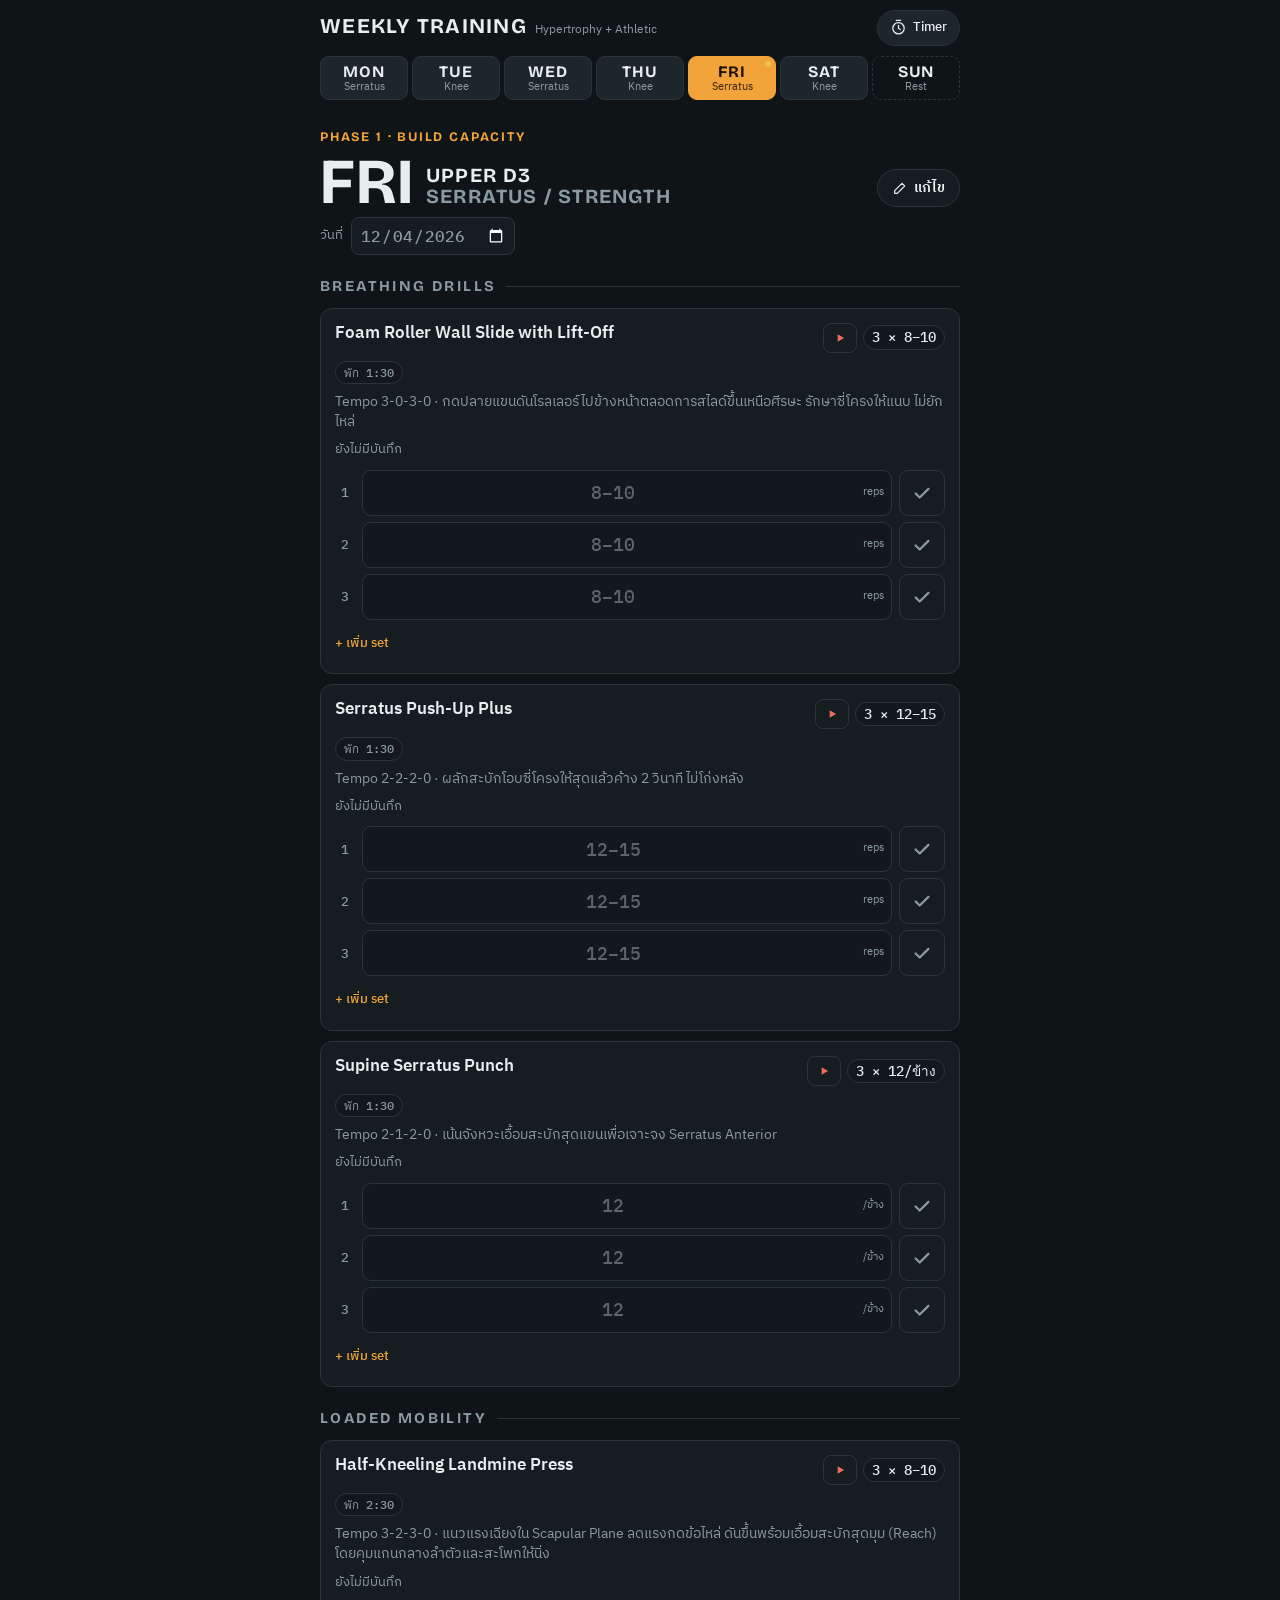
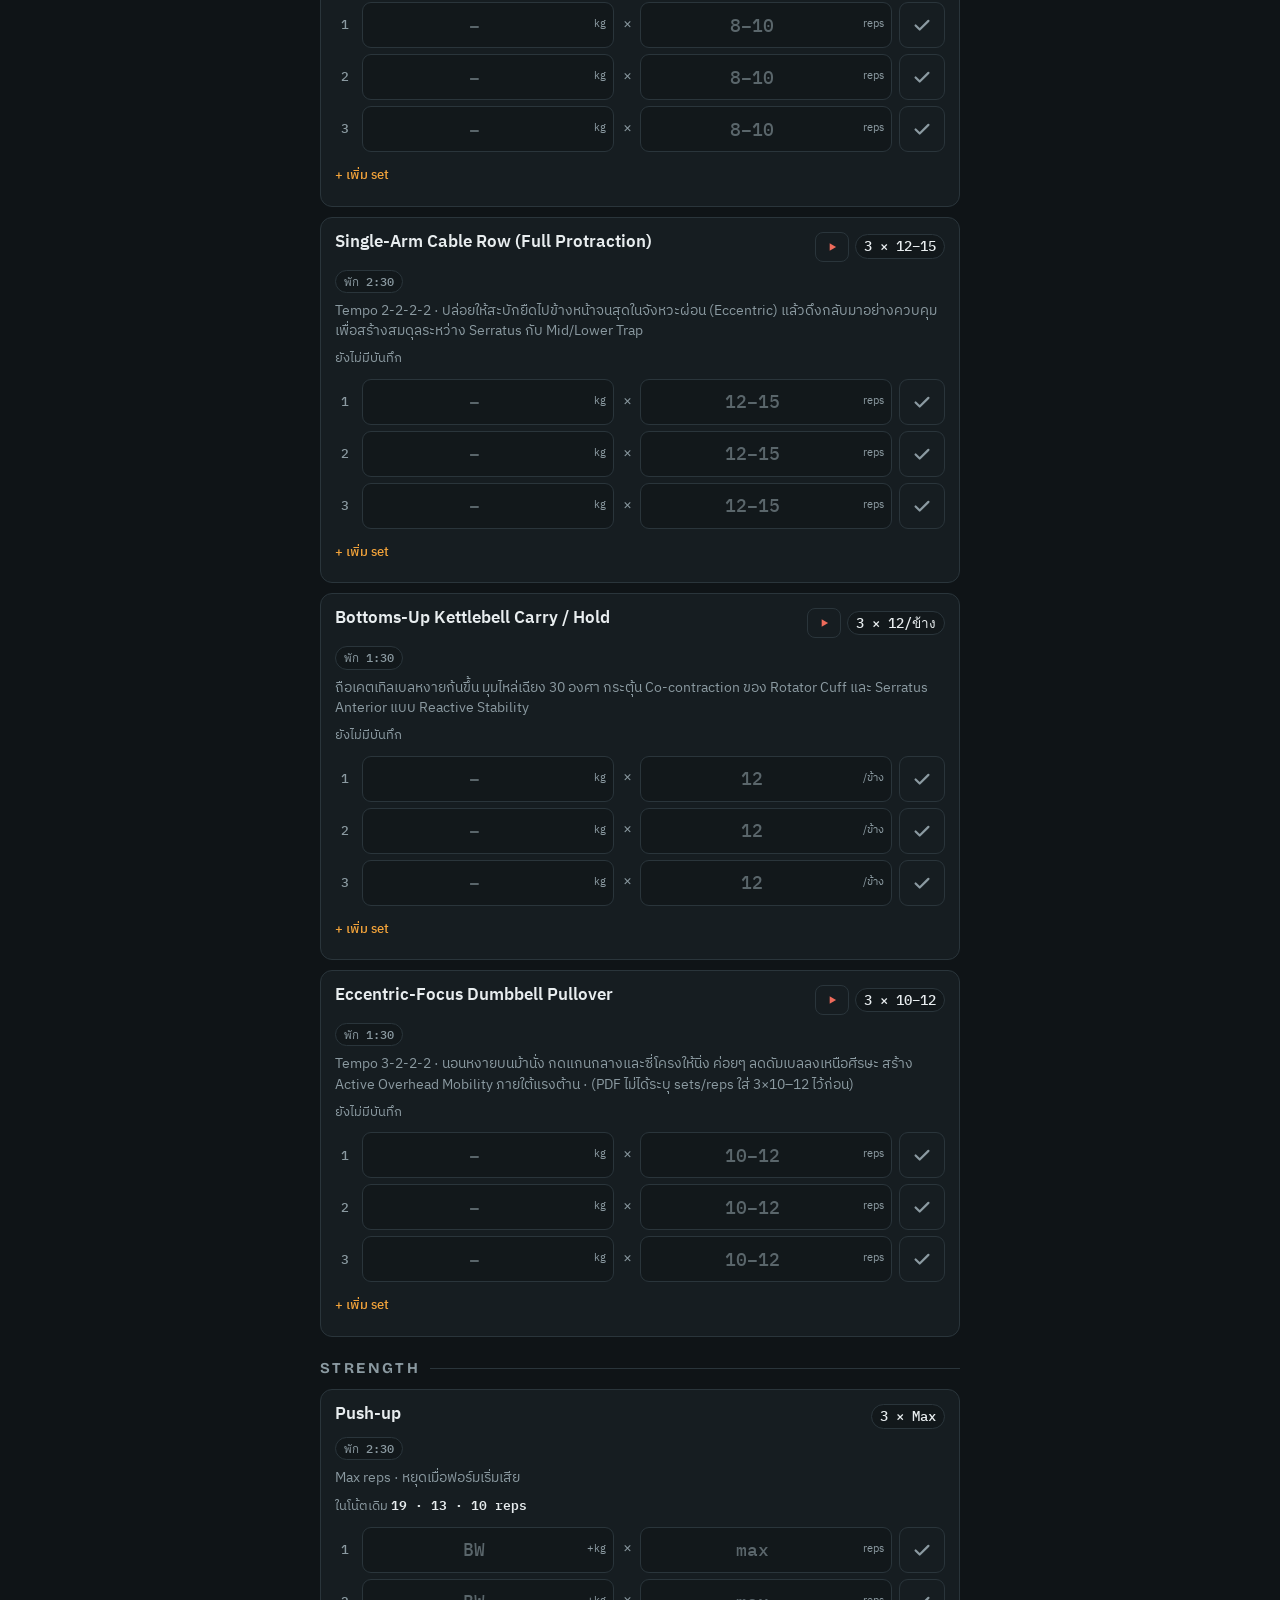
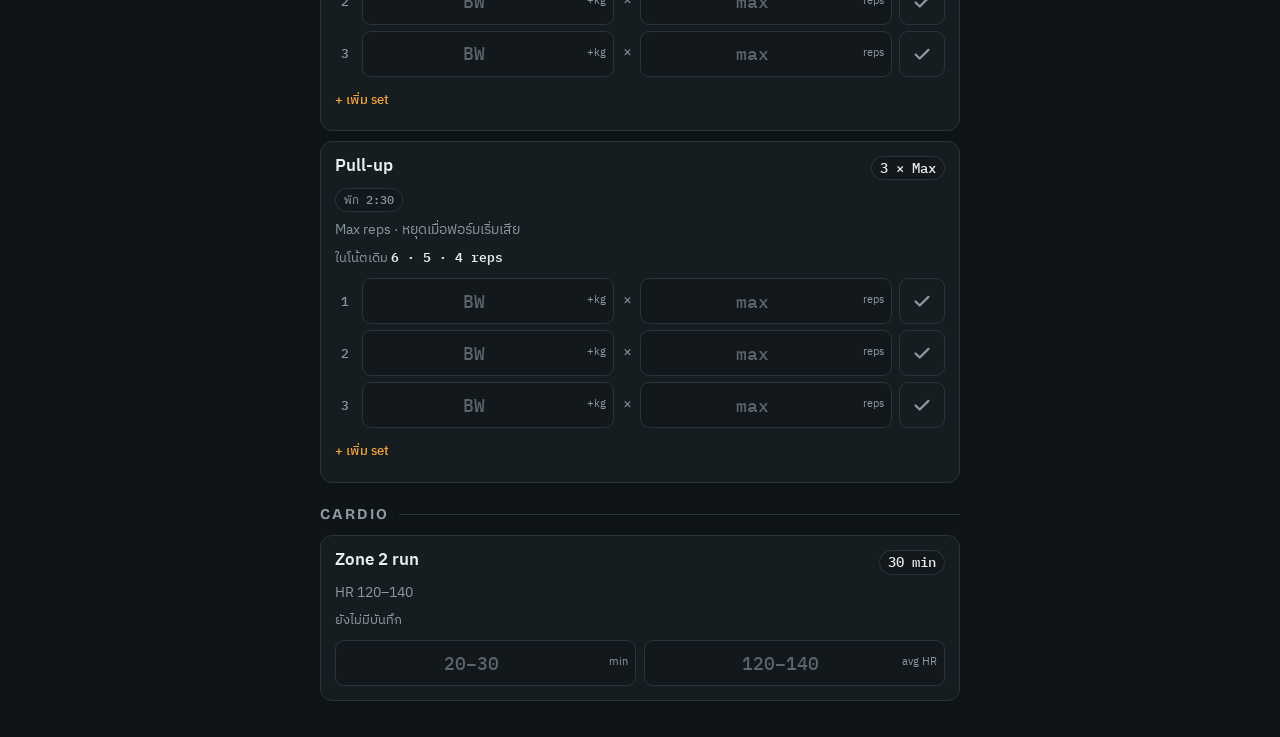
<file: train/index.html>
<!doctype html>
<html lang="th">
  <head>
    <meta charset="utf-8" />
    <meta name="viewport" content="width=device-width,initial-scale=1,maximum-scale=1,viewport-fit=cover" />
    <title>Weekly Training App</title>
    <link rel="preconnect" href="https://fonts.googleapis.com" />
    <link rel="preconnect" href="https://fonts.gstatic.com" crossorigin />
    <link
      href="https://fonts.googleapis.com/css2?family=Bricolage+Grotesque:opsz,wght@12..96,500;12..96,700&family=IBM+Plex+Sans+Thai:wght@400;500;600&display=swap"
      rel="stylesheet"
    />
    <link rel="stylesheet" href="css/app.css" />
    <script>
      // Theme comes from the meal app's setting (ฉัน › ตั้งค่าอาหาร › ธีม) so the whole app matches.
      // Applied before the page paints (no white flash).
      (function () {
        try {
          const m = JSON.parse(localStorage.getItem("mick-mealprep-v1") || "{}");
          document.documentElement.dataset.theme =
            m.settings && m.settings.theme === "light" ? "light" : "dark";
        } catch (e) {
          document.documentElement.dataset.theme = "dark";
        }
      })();
    </script>
  </head>
  <body>
    <header class="top gut">
      <div class="col">
        <div class="top-row">
          <div class="brand"><b>Weekly Training</b><span>Hypertrophy + Athletic</span></div>
          <button type="button" class="tbtn" id="timer-open" aria-label="Rest timer">
            <svg class="ico" viewBox="0 0 24 24">
              <circle cx="12" cy="13" r="8" />
              <path d="M12 9v4l2.5 2M9 2h6" /></svg
            ><span>Timer</span>
          </button>
        </div>
        <div class="days" id="days" role="group" aria-label="Training day"></div>
      </div>
    </header>

    <main class="gut">
      <div class="col">
        <div class="banner" id="banner" hidden></div>
        <section class="view" id="v-workout"></section>
        <section class="view" id="v-body" hidden></section>
        <section class="view" id="v-week" hidden></section>
        <section class="view" id="v-settings" hidden></section>
      </div>
    </main>

    <div class="timer gut" id="timer" hidden>
      <div class="col">
        <div class="tcard" id="tcard" role="timer" aria-live="off">
          <div class="tinfo">
            <span class="ttime" id="t-time">0:00</span><span class="tlabel" id="t-label">พัก</span>
          </div>
          <div class="tbtns">
            <button type="button" data-t="-15" aria-label="ลด 15 วินาที">−15</button
            ><button type="button" data-t="15" aria-label="เพิ่ม 15 วินาที">+15</button
            ><button type="button" data-t="stop" id="t-stop">ข้าม</button>
          </div>
          <div class="tbar"><i id="t-prog"></i></div>
        </div>
      </div>
    </div>

    <!-- Tab bar lives in the Mick Fit shell (../index.html); views switch via #workout #body #week #settings -->

    <div class="sheet-wrap" id="sheet" hidden>
      <div class="sheet-back" data-close></div>
      <div class="sheet" role="dialog" aria-modal="true" aria-labelledby="sheet-title">
        <div class="sheet-head">
          <h2 id="sheet-title"></h2>
          <button type="button" data-close>ปิด</button>
        </div>
        <div class="sheet-body" id="sheet-body"></div>
      </div>
    </div>
    <div class="toast" id="toast" hidden></div>

    <!-- Scripts share one global scope and must load in this order -->
    <script src="js/data.js"></script>
    <script src="js/utils.js"></script>
    <script src="js/ui.js"></script>
    <script src="js/storage.js"></script>
    <script src="js/exercise.js"></script>
    <script src="js/muscle-map.js"></script>
    <script src="js/timer.js"></script>
    <script src="js/views/workout.js"></script>
    <script src="js/views/sheets.js"></script>
    <script src="js/views/body.js"></script>
    <script src="js/views/week.js"></script>
    <script src="js/views/settings.js"></script>
    <script src="js/main.js"></script>
  </body>
</html>
</file>
<file: shell.css>
/* Mick Fit shell: tab bar, segment bar, data panel. Colours match meal/index.html (dark + orange). */
:root{
  --bg:#0f1417; --surface:#161d21; --surface-2:#1d262b; --line:#2a353b;
  --text:#e8edef; --muted:#8b9aa1;
  --accent:#f2a33a; --accent-ink:#1d1305;
  --good:#6cc38a; --warn:#f0c14b; --bad:#ef6b5b;
  --f-display:"Bricolage Grotesque","IBM Plex Sans Thai",system-ui,sans-serif;
  --f-body:"IBM Plex Sans Thai",system-ui,-apple-system,"Segoe UI",sans-serif;
  --r:16px; color-scheme:dark;
}
:root[data-mode="light"]{
  --bg:#eef1f2; --surface:#ffffff; --surface-2:#f4f6f7; --line:#dbe1e4;
  --text:#14191c; --muted:#5d6b72;
  --accent:#c9740a; --accent-ink:#ffffff;
  --good:#2f8f53; --warn:#a87a00; --bad:#c9392b; color-scheme:light;
}
*{box-sizing:border-box}
[hidden]{display:none!important}
html,body{height:100%;margin:0;overflow:hidden;overscroll-behavior:none}
/* iPhone home-screen app bug: iOS lets the page draw only on screen height minus the status bar
   (393×793 of 393×852 on a 14 Pro). The strip below can't be drawn on; it shows the page background,
   so that background is the tab bar colour and the strip reads as part of the tab bar. */
html{background:var(--surface)}
body{background:var(--bg);color:var(--text);font:400 15px/1.5 var(--f-body);-webkit-tap-highlight-color:transparent;-webkit-text-size-adjust:100%}
button,input{font:inherit;color:inherit}
button{cursor:pointer}

/* one fixed column: status-bar gap · segment bar · app frame · tab bar */
#app{position:fixed;inset:0;display:flex;flex-direction:column;padding-top:env(safe-area-inset-top);background:var(--bg)}
#stage{position:relative;flex:1;min-height:0}
/* iOS sizes an iframe to its content: width:1px + min-width:100% pins it to the screen width */
#stage iframe{position:absolute;top:0;left:0;width:1px;min-width:100%;height:100%;border:0;background:var(--bg)}
#stage iframe.off{visibility:hidden;pointer-events:none}

#seg-bar{padding:8px max(12px,env(safe-area-inset-right)) 8px max(12px,env(safe-area-inset-left));border-bottom:1px solid var(--line);background:var(--bg)}
.seg{display:grid;grid-auto-flow:column;grid-auto-columns:1fr;max-width:560px;margin:0 auto;background:var(--surface);border:1px solid var(--line);border-radius:12px;padding:3px}
.seg button{border:0;background:transparent;border-radius:9px;padding:7px 4px;font-size:13px;font-weight:600;color:var(--muted);white-space:nowrap}
.seg button[aria-pressed="true"]{background:var(--surface-2);color:var(--text);box-shadow:0 1px 0 var(--line)}

#tabs{background:var(--surface);border-top:1px solid var(--line);padding:6px 8px calc(6px + env(safe-area-inset-bottom));display:flex;justify-content:center}
/* short page (bug above): the strip under the page already clears the home indicator */
html.short-vp #tabs{padding-bottom:4px}
#tabs .inner{width:100%;max-width:560px;display:grid;grid-template-columns:repeat(5,1fr)}
.tab{border:0;background:transparent;color:var(--muted);display:flex;flex-direction:column;align-items:center;gap:2px;font:500 11px var(--f-body);padding:6px 0;border-radius:12px;position:relative}
.tab[aria-current="page"]{color:var(--accent)}
.tab .i{width:24px;height:24px;fill:none;stroke:currentColor;stroke-width:1.8;stroke-linecap:round;stroke-linejoin:round}
.badge{position:absolute;top:2px;left:calc(50% + 8px);min-width:17px;height:17px;border-radius:99px;background:var(--bad);color:#fff;font:700 10px/17px var(--f-display);padding:0 4px}

/* data panel (ฉัน › ข้อมูล) */
.panel{position:absolute;inset:0;overflow-y:auto;-webkit-overflow-scrolling:touch;padding:16px max(16px,env(safe-area-inset-right)) 32px max(16px,env(safe-area-inset-left));display:flex;flex-direction:column;gap:16px}
.panel>*{width:100%;max-width:560px;margin-left:auto;margin-right:auto}
h1,h2{font-family:var(--f-display);font-weight:700;margin:0;letter-spacing:-.01em}
h1{font-size:22px} h2{font-size:18px}
.card{background:var(--surface);border:1px solid var(--line);border-radius:var(--r);padding:16px;display:flex;flex-direction:column;gap:12px}
.hint{font-size:12px;color:var(--muted);margin:0}
.stats{display:grid;grid-template-columns:repeat(2,1fr);gap:8px}
.stat{background:var(--surface-2);border-radius:12px;padding:10px 12px}
.stat b{display:block;font:700 20px/1.2 var(--f-display)}
.stat span{font-size:12px;color:var(--muted)}
.btn-row{display:flex;flex-wrap:wrap;gap:8px}
.btn{border:1px solid var(--line);background:var(--surface-2);border-radius:12px;padding:10px 14px;font-weight:600;display:inline-flex;align-items:center;justify-content:center;gap:6px;min-height:42px}
.btn.primary{background:var(--accent);color:var(--accent-ink);border-color:transparent}
.btn.danger{color:var(--bad);background:transparent;border-color:color-mix(in srgb,var(--bad) 40%,var(--line))}
.confirm{border:1px solid color-mix(in srgb,var(--warn) 45%,var(--line));background:color-mix(in srgb,var(--warn) 8%,var(--surface));border-radius:12px;padding:12px;display:flex;flex-direction:column;gap:10px;font-size:14px}
.err{color:var(--bad);font-size:13px;margin:0}
ol.steps{margin:0;padding-left:20px;display:grid;gap:4px;font-size:13px;color:var(--muted)}
.vh{position:absolute;width:1px;height:1px;opacity:0;pointer-events:none}
#toast{position:fixed;left:50%;bottom:calc(84px + env(safe-area-inset-bottom));transform:translate(-50%,20px);background:var(--text);color:var(--bg);padding:10px 16px;border-radius:12px;font-size:14px;font-weight:500;opacity:0;pointer-events:none;transition:.25s;z-index:70;max-width:calc(100% - 32px)}
#toast.show{opacity:1;transform:translate(-50%,0)}
@media (prefers-reduced-motion:reduce){*{transition:none!important}}
</file>
<file: train/css/app.css>
/* Weekly Training App · styles
   Sections: fonts · tokens (colours, light + dark) · base · header · main · checklist · exercise card ·
   muscle map · edit mode · rest day · body weight + tables · timer · tab bar · sheet */

/* fonts */
@font-face {
  font-family: "IBM Plex Mono";
  font-style: normal;
  font-weight: 500;
  font-display: swap;
  src: url("../fonts/ibm-plex-mono-500.woff2") format("woff2");
  unicode-range: U+0000-00FF, U+0131, U+0152-0153, U+02BB-02BC, U+02C6, U+02DA, U+02DC, U+0304,
    U+0308, U+0329, U+2000-206F, U+2074, U+20AC, U+2122, U+2191, U+2193, U+2212, U+2215, U+FEFF,
    U+FFFD;
}
@font-face {
  font-family: "IBM Plex Mono";
  font-style: normal;
  font-weight: 600;
  font-display: swap;
  src: url("../fonts/ibm-plex-mono-600.woff2") format("woff2");
  unicode-range: U+0000-00FF, U+0131, U+0152-0153, U+02BB-02BC, U+02C6, U+02DA, U+02DC, U+0304,
    U+0308, U+0329, U+2000-206F, U+2074, U+20AC, U+2122, U+2191, U+2193, U+2212, U+2215, U+FEFF,
    U+FFFD;
}

/* Layout: header (title, timer, day strip) pinned on top; one 640px column of logging cards.
   The tab bar belongs to the Mick Fit shell, so --nav-h is 0 here.
   Colours follow the meal app (dark + orange): the --blue tokens now hold the orange accent
   (actions/selection), yellow = changed or attention, green = done / ready to add load.
   Muscle heat runs pale-to-deep orange. */
:root {
  --paper: #eef1f2;
  --surface: #ffffff;
  --sunk: #f4f6f7;
  --ink: #14191c;
  --muted: #5d6b72;
  --line: #dbe1e4;
  --blue: #c9740a;
  --on-blue: #ffffff;
  --blue-soft: #f7e7d1;
  --yellow: #e9b31b;
  --on-yellow: #2b2200;
  --green: #2f8f53;
  --green-soft: #dcefe5;
  --red: #c9392b;
  --hdr: #ffffff;
  --hdr-chip: #f4f6f7;
  --hdr-line: #dbe1e4;
  --on-hdr: #14191c;
  --hdr-muted: #5d6b72;
  --body: #dfe4e7;
  --m0: #c3cbd0;
  --h1: #f3c4b0;
  --h2: #e5835c;
  --h3: #c3402a;
  --display: "Bricolage Grotesque", "IBM Plex Sans Thai", system-ui, sans-serif;
  --text: "IBM Plex Sans Thai", -apple-system, BlinkMacSystemFont, "Segoe UI", system-ui, sans-serif;
  --num: "IBM Plex Mono", ui-monospace, SFMono-Regular, Menlo, monospace;
  --nav-h: 0px;
}
:root[data-theme="dark"] {
  --paper: #0f1417;
  --surface: #161d21;
  --sunk: #12181b;
  --ink: #e8edef;
  --muted: #8b9aa1;
  --line: #2a353b;
  --blue: #f2a33a;
  --on-blue: #1d1305;
  --blue-soft: #33270f;
  --yellow: #f0c14b;
  --on-yellow: #2b2200;
  --green: #6cc38a;
  --green-soft: #18301f;
  --red: #ef6b5b;
  --hdr: #0f1417;
  --hdr-chip: #1d262b;
  --hdr-line: #2a353b;
  --on-hdr: #e8edef;
  --hdr-muted: #8b9aa1;
  --body: #1d262b;
  --m0: #2f3b42;
  --h1: #5e3327;
  --h2: #b4512f;
  --h3: #f2714d;
  color-scheme: dark;
}
/* base
   Safe areas (Dynamic Island, home indicator) are handled by the Mick Fit shell around this frame.
   iOS still passes them into the frame, so top/bottom insets are 0px here on purpose. */
:root {
  padding-top: 0px;
}
[hidden] {
  display: none !important;
}
/* never scroll sideways inside the Mick Fit frame (iPhone) */
html,
body {
  max-width: 100%;
  overflow-x: clip;
}
img {
  max-width: 100%;
}
*,
*::before,
*::after {
  box-sizing: border-box;
}
html {
  -webkit-text-size-adjust: 100%;
  -webkit-tap-highlight-color: transparent;
  scroll-padding-top: calc(0px + 130px);
  scroll-padding-bottom: calc(var(--nav-h) + 0px + 110px);
}
body {
  margin: 0;
  background: var(--paper);
  color: var(--ink);
  font-family: var(--text);
  font-size: 15px;
  line-height: 1.5;
  padding-bottom: calc(var(--nav-h) + 0px + 28px);
}
body.has-timer {
  padding-bottom: calc(var(--nav-h) + 0px + 118px);
}
body::before {
  content: "";
  position: fixed;
  inset: 0 0 auto;
  height: 0px;
  z-index: 30;
  background: var(--hdr);
}
body.locked {
  overflow: hidden;
}
button,
input,
select,
textarea {
  font: inherit;
  color: inherit;
}
button {
  cursor: pointer;
  background: none;
  border: 0;
  padding: 0;
}
button,
a,
input,
select,
label {
  touch-action: manipulation;
}
a {
  color: var(--blue);
}
:focus-visible {
  outline: 2px solid var(--blue);
  outline-offset: 2px;
}
.gut {
  padding-left: max(16px, env(safe-area-inset-left, 0px));
  padding-right: max(16px, env(safe-area-inset-right, 0px));
}
.col {
  max-width: 640px;
  margin: 0 auto;
  min-width: 0;
}
.ico {
  width: 20px;
  height: 20px;
  flex: none;
  fill: none;
  stroke: currentColor;
  stroke-width: 1.8;
  stroke-linecap: round;
  stroke-linejoin: round;
}

/* header */
.top {
  position: sticky;
  top: 0px;
  z-index: 20;
  background: var(--hdr);
  color: var(--on-hdr);
}
.top .col {
  padding-block: 10px 10px;
  display: grid;
  grid-template-columns: minmax(0, 1fr);
  gap: 10px;
}
.top .col > * {
  min-width: 0;
}
.top-row {
  display: flex;
  align-items: center;
  justify-content: space-between;
  gap: 12px;
}
.brand {
  display: flex;
  align-items: baseline;
  gap: 8px;
  min-width: 0;
}
.brand b {
  font-family: var(--display);
  font-weight: 700;
  font-size: 21px;
  letter-spacing: 0.06em;
  text-transform: uppercase;
  line-height: 1;
  white-space: nowrap;
}
.brand span {
  font-size: 12px;
  color: var(--hdr-muted);
  white-space: nowrap;
  overflow: hidden;
  text-overflow: ellipsis;
  min-width: 0;
}
@media (max-width: 420px) {
  .brand span {
    display: none;
  }
}
.tbtn {
  display: flex;
  align-items: center;
  gap: 6px;
  padding: 7px 12px;
  border-radius: 999px;
  background: var(--hdr-chip);
  border: 1px solid var(--hdr-line);
  font-size: 13px;
  font-weight: 500;
  color: var(--on-hdr);
  flex: none;
}
.tbtn .ico {
  width: 17px;
  height: 17px;
}
.days {
  display: grid;
  grid-template-columns: repeat(7, minmax(0, 1fr));
  gap: 4px;
}
.days button {
  display: flex;
  flex-direction: column;
  align-items: center;
  gap: 1px;
  padding: 6px 0 5px;
  border-radius: 9px;
  background: var(--hdr-chip);
  border: 1px solid var(--hdr-line);
  position: relative;
  min-width: 0;
  color: var(--on-hdr);
}
.days b {
  font-family: var(--display);
  font-weight: 700;
  font-size: 16px;
  letter-spacing: 0.05em;
  line-height: 1.1;
}
.days small {
  font-size: 10.5px;
  color: var(--hdr-muted);
  line-height: 1.2;
  max-width: 100%;
  overflow: hidden;
  text-overflow: ellipsis;
  white-space: nowrap;
  padding: 0 3px;
}
.days button.rest {
  background: transparent;
  border-style: dashed;
}
.days button[aria-pressed="true"] {
  background: var(--blue);
  border-color: var(--blue);
  color: var(--on-blue);
}
.days button[aria-pressed="true"] small {
  color: var(--on-blue);
  opacity: 0.85;
}
.days button.today::after {
  content: "";
  position: absolute;
  top: 4px;
  right: 4px;
  width: 6px;
  height: 6px;
  border-radius: 50%;
  background: var(--yellow);
}

/* main */
main .col {
  padding-block: 18px 8px;
  display: grid;
  gap: 20px;
}
.view {
  display: grid;
  gap: 20px;
  min-width: 0;
}
.banner {
  padding: 10px 12px;
  border-radius: 10px;
  background: var(--sunk);
  border: 1px solid var(--line);
  font-size: 13.5px;
  color: var(--muted);
  display: grid;
  gap: 4px;
}
.banner p {
  margin: 0;
}
.banner[data-tone="warn"] {
  border-color: var(--yellow);
}
.hero {
  display: grid;
  gap: 10px;
}
.hero-top {
  display: flex;
  align-items: flex-end;
  justify-content: space-between;
  gap: 12px;
  flex-wrap: wrap;
}
.hero-id {
  display: flex;
  align-items: flex-end;
  gap: 12px;
  min-width: 0;
}
.dname {
  font-family: var(--display);
  font-weight: 700;
  font-size: 64px;
  line-height: 0.78;
  letter-spacing: 0.01em;
}
.dfocus {
  font-family: var(--display);
  font-weight: 700;
  font-size: 20px;
  letter-spacing: 0.06em;
  text-transform: uppercase;
  line-height: 1.05;
  color: var(--muted);
}
.dfocus b {
  display: block;
  color: var(--ink);
}
.hero-bar {
  display: flex;
  align-items: center;
  justify-content: space-between;
  gap: 10px;
  flex-wrap: wrap;
}
.datef {
  display: flex;
  align-items: center;
  gap: 8px;
  font-size: 13px;
  color: var(--muted);
}
.datef input {
  font-family: var(--num);
  font-size: 16px;
  padding: 5px 8px;
  border: 1px solid var(--line);
  border-radius: 8px;
  background: var(--surface);
  min-width: 0;
}
.pill {
  display: inline-flex;
  align-items: center;
  gap: 6px;
  padding: 8px 14px;
  border-radius: 999px;
  border: 1px solid var(--line);
  background: var(--surface);
  font-size: 13.5px;
  font-weight: 600;
  color: var(--ink);
}
.pill .ico {
  width: 16px;
  height: 16px;
}
.pill.primary {
  background: var(--blue);
  border-color: var(--blue);
  color: var(--on-blue);
}

.block {
  display: grid;
  gap: 10px;
  min-width: 0;
}
.blabel {
  font-family: var(--display);
  font-weight: 700;
  font-size: 15px;
  letter-spacing: 0.16em;
  text-transform: uppercase;
  color: var(--muted);
  margin: 0;
  display: flex;
  align-items: center;
  gap: 10px;
}
.blabel::after {
  content: "";
  flex: 1;
  height: 1px;
  background: var(--line);
}

/* checklist */
.checks {
  list-style: none;
  margin: 0;
  padding: 2px 0;
  border-radius: 12px;
  background: var(--sunk);
  border: 1px solid var(--line);
}
.checks li {
  display: flex;
  align-items: center;
  gap: 6px;
  padding-right: 8px;
}
.checks li + li {
  border-top: 1px solid var(--line);
}
.checks label {
  display: flex;
  align-items: center;
  gap: 10px;
  padding: 10px 4px 10px 12px;
  min-height: 46px;
  cursor: pointer;
  flex: 1;
  min-width: 0;
  flex-wrap: wrap;
}
.checks input {
  width: 20px;
  height: 20px;
  accent-color: var(--green);
  flex: none;
  margin: 0;
}
.checks .cn {
  flex: 1;
  min-width: 0;
}
.checks input:checked ~ .cn {
  color: var(--muted);
  text-decoration: line-through;
}
.crx {
  font-family: var(--num);
  font-size: 13px;
  color: var(--muted);
  white-space: nowrap;
  font-variant-numeric: tabular-nums;
}
.yt {
  display: inline-flex;
  align-items: center;
  justify-content: center;
  gap: 4px;
  flex: none;
  min-width: 34px;
  height: 30px;
  padding: 0 8px;
  border-radius: 8px;
  color: var(--red);
  font-size: 12px;
  font-weight: 600;
  text-decoration: none;
  border: 1px solid var(--line);
  background: var(--surface);
}
.yt svg {
  width: 14px;
  height: 14px;
  fill: currentColor;
}
.clip {
  position: relative;
  width: 100%;
  max-width: 100%;
  aspect-ratio: 16/9;
  border-radius: 10px;
  overflow: hidden;
  background: var(--hdr);
}
.clip.tall {
  width: auto;
  height: min(56vh, 440px);
  aspect-ratio: 9/16;
  justify-self: center;
}
.clip iframe {
  position: absolute;
  inset: 0;
  width: 100%;
  height: 100%;
  border: 0;
}

/* exercise card */
.ex {
  background: var(--surface);
  border: 1px solid var(--line);
  border-radius: 12px;
  padding: 14px;
  display: grid;
  gap: 8px;
  min-width: 0;
}
.ex-top {
  display: flex;
  align-items: flex-start;
  justify-content: space-between;
  gap: 10px;
}
.ex h3 {
  margin: 0;
  font-size: 16.5px;
  font-weight: 600;
  line-height: 1.3;
  min-width: 0;
}
.ex-side {
  display: flex;
  align-items: center;
  gap: 6px;
  flex: none;
}
.rx {
  font-family: var(--num);
  font-size: 13.5px;
  white-space: nowrap;
  font-variant-numeric: tabular-nums;
  background: var(--sunk);
  border: 1px solid var(--line);
  padding: 1px 8px;
  border-radius: 999px;
}
.tags {
  display: flex;
  flex-wrap: wrap;
  gap: 6px;
}
.tag {
  font-size: 11.5px;
  font-weight: 600;
  padding: 2px 8px;
  border-radius: 999px;
  line-height: 1.5;
  white-space: nowrap;
}
.tag.chg {
  background: var(--yellow);
  color: var(--on-yellow);
}
.tag.ready {
  background: var(--green-soft);
  color: var(--green);
}
.tag.rest {
  background: var(--sunk);
  color: var(--muted);
  border: 1px solid var(--line);
  font-family: var(--num);
  font-weight: 500;
}
.tag.warn {
  background: var(--yellow);
  color: var(--on-yellow);
}
.tag.target {
  background: var(--blue-soft);
  color: var(--blue);
}
.tags .tag {
  white-space: normal;
}
.advice {
  margin: 0;
  padding: 9px 11px;
  border-radius: 9px;
  font-size: 13.5px;
  line-height: 1.45;
  background: var(--sunk);
  border: 1px solid var(--line);
}
.advice b {
  font-weight: 600;
}
.advice[data-st="ready"] {
  background: var(--green-soft);
  border-color: var(--green-soft);
}
.advice[data-st="ready"] b {
  color: var(--green);
}
.advice[data-st="heavy"] {
  border-color: var(--yellow);
}
.readylist {
  list-style: none;
  margin: 0;
  padding: 0;
  display: grid;
}
.readylist li {
  display: flex;
  justify-content: space-between;
  align-items: baseline;
  gap: 12px;
  padding: 10px 0;
  border-top: 1px solid var(--line);
}
.readylist li:first-child {
  border-top: 0;
  padding-top: 2px;
}
.readylist .rn {
  display: grid;
  min-width: 0;
}
.readylist .rn small {
  color: var(--muted);
  font-size: 12px;
}
.readylist .rv {
  font-family: var(--num);
  font-weight: 600;
  color: var(--green);
  text-align: right;
}
.note {
  margin: 0;
  font-size: 13.5px;
  color: var(--muted);
}
.last {
  margin: 0;
  font-size: 13px;
  color: var(--muted);
}
.last b {
  font-family: var(--num);
  font-weight: 600;
  color: var(--ink);
  font-size: 13px;
  font-variant-numeric: tabular-nums;
}
.sets {
  display: grid;
  gap: 6px;
  margin-top: 2px;
}
.srow {
  display: grid;
  grid-template-columns: 20px minmax(0, 1fr) 12px minmax(0, 1fr) 46px;
  align-items: center;
  gap: 7px;
}
.srow.one {
  grid-template-columns: 20px minmax(0, 1fr) 46px;
}
.sn {
  font-family: var(--num);
  font-size: 13px;
  color: var(--muted);
  text-align: center;
}
.x {
  color: var(--muted);
  text-align: center;
}
.inp {
  position: relative;
  display: block;
  min-width: 0;
}
.inp input {
  width: 100%;
  height: 46px;
  border: 1px solid var(--line);
  border-radius: 9px;
  background: var(--sunk);
  font-family: var(--num);
  font-size: 18px;
  font-weight: 500;
  text-align: center;
  padding: 0 34px 0 6px;
  font-variant-numeric: tabular-nums;
  -webkit-appearance: none;
  appearance: none;
}
.inp input::placeholder {
  color: var(--muted);
  opacity: 0.6;
}
.inp > span {
  position: absolute;
  right: 8px;
  top: 50%;
  transform: translateY(-50%);
  font-size: 10.5px;
  color: var(--muted);
  pointer-events: none;
}
.inp input:focus {
  outline: 2px solid var(--blue);
  outline-offset: -1px;
  background: var(--surface);
}
.tick {
  width: 46px;
  height: 46px;
  border-radius: 9px;
  border: 1px solid var(--line);
  background: var(--surface);
  display: grid;
  place-items: center;
  color: var(--muted);
}
.tick svg {
  width: 22px;
  height: 22px;
  fill: none;
  stroke: currentColor;
  stroke-width: 2.4;
  stroke-linecap: round;
  stroke-linejoin: round;
}
.srow.done .tick {
  background: var(--green);
  border-color: var(--green);
  color: var(--on-blue);
}
.srow.done .inp input {
  background: var(--green-soft);
  border-color: transparent;
}
.cardio {
  display: grid;
  grid-template-columns: minmax(0, 1fr) minmax(0, 1fr);
  gap: 8px;
}
.ex-foot {
  display: flex;
  align-items: center;
  justify-content: space-between;
  gap: 10px;
  flex-wrap: wrap;
}
.linkbtn {
  font-size: 13px;
  color: var(--blue);
  font-weight: 500;
  padding: 6px 0;
}
.hist {
  flex-basis: 100%;
}
.hist summary {
  font-size: 13px;
  color: var(--muted);
  cursor: pointer;
  padding: 2px 0;
}
.hist ol {
  list-style: none;
  margin: 4px 0 0;
  padding: 0;
  display: grid;
  gap: 3px;
  font-size: 13px;
}
.hist li {
  display: flex;
  justify-content: space-between;
  gap: 12px;
  min-width: 0;
}
.hist li span {
  color: var(--muted);
  flex: none;
}
.hist li b {
  font-family: var(--num);
  font-weight: 500;
  text-align: right;
  overflow-wrap: anywhere;
}

/* muscle map */
.mapcard {
  background: var(--surface);
  border: 1px solid var(--line);
  border-radius: 12px;
  padding: 12px 14px 14px;
  display: grid;
  gap: 10px;
  min-width: 0;
}
.maphead {
  display: flex;
  align-items: center;
  justify-content: space-between;
  gap: 10px;
  flex-wrap: wrap;
}
.maphead h2 {
  margin: 0;
  font-family: var(--display);
  font-weight: 700;
  font-size: 17px;
  letter-spacing: 0.1em;
  text-transform: uppercase;
}
.seg {
  display: flex;
  gap: 2px;
  padding: 3px;
  border-radius: 9px;
  background: var(--sunk);
  border: 1px solid var(--line);
}
.seg button {
  padding: 5px 10px;
  border-radius: 7px;
  font-size: 12.5px;
  font-weight: 500;
  color: var(--muted);
  white-space: nowrap;
}
.seg button[aria-pressed="true"] {
  background: var(--surface);
  color: var(--ink);
  outline: 1px solid var(--line);
}
.figs {
  display: grid;
  grid-template-columns: 1fr 1fr;
  gap: 6px;
  justify-items: center;
}
.fig {
  display: grid;
  justify-items: center;
  gap: 2px;
  width: 100%;
  max-width: 170px;
}
.fig svg {
  width: 100%;
  height: auto;
  max-height: 290px;
  display: block;
}
.fig small {
  font-family: var(--display);
  font-weight: 700;
  letter-spacing: 0.14em;
  font-size: 12px;
  color: var(--muted);
}
.bd {
  fill: var(--body);
}
.bdl {
  stroke: var(--body);
  fill: none;
  stroke-linecap: round;
}
.m {
  fill: var(--m0);
  cursor: pointer;
  transition: fill 0.2s;
}
.m.l1 {
  fill: var(--h1);
}
.m.l2 {
  fill: var(--h2);
}
.m.l3 {
  fill: var(--h3);
}
.m.sel {
  stroke: var(--ink);
  stroke-width: 1.6;
}
.legend {
  display: flex;
  align-items: center;
  gap: 12px;
  flex-wrap: wrap;
  font-size: 12px;
  color: var(--muted);
}
.legend i {
  display: inline-block;
  width: 12px;
  height: 12px;
  border-radius: 3px;
  margin-right: 4px;
  vertical-align: -2px;
}
.mapinfo {
  margin: 0;
  font-size: 13.5px;
  min-height: 1.5em;
}
.mapinfo b {
  font-weight: 600;
}
.toplist {
  display: flex;
  flex-wrap: wrap;
  gap: 6px;
  margin: 0;
  padding: 0;
  list-style: none;
}
.toplist li {
  font-size: 12.5px;
  padding: 3px 9px;
  border-radius: 999px;
  background: var(--sunk);
  border: 1px solid var(--line);
}
.toplist li b {
  font-family: var(--num);
  font-weight: 600;
}

/* edit mode */
.edit-head {
  display: grid;
  grid-template-columns: minmax(0, 1fr) minmax(0, 1fr);
  gap: 8px;
}
.fld {
  display: grid;
  gap: 4px;
  font-size: 12.5px;
  color: var(--muted);
  min-width: 0;
}
.fld input,
.fld select,
.fld textarea {
  min-height: 44px;
  border: 1px solid var(--line);
  border-radius: 9px;
  background: var(--surface);
  padding: 8px 10px;
  font-size: 16px;
  min-width: 0;
  width: 100%;
  color: var(--ink);
}
.fld textarea {
  min-height: 90px;
  resize: vertical;
  line-height: 1.4;
}
.fld.num input {
  font-family: var(--num);
}
.fld .help {
  font-size: 12px;
}
.span2,
.span3 {
  grid-column: 1/-1;
}
.span2x {
  grid-column: span 2;
}
.vh {
  position: absolute;
  width: 1px;
  height: 1px;
  opacity: 0;
  pointer-events: none;
}
.btn.as-label {
  display: flex;
  align-items: center;
  justify-content: center;
}
.switch {
  display: flex;
  align-items: center;
  justify-content: space-between;
  gap: 12px;
  padding: 12px 14px;
  border-radius: 12px;
  background: var(--surface);
  border: 1px solid var(--line);
  font-size: 15px;
}
.switch input {
  width: 22px;
  height: 22px;
  accent-color: var(--blue);
  margin: 0;
  flex: none;
}
.erows {
  list-style: none;
  margin: 0;
  padding: 0;
  border-radius: 12px;
  border: 1px solid var(--line);
  background: var(--surface);
}
.erows li {
  display: flex;
  align-items: center;
  gap: 8px;
  padding: 8px 8px 8px 12px;
  min-height: 52px;
}
.erows li + li {
  border-top: 1px solid var(--line);
}
.erows .en {
  flex: 1;
  min-width: 0;
  display: grid;
}
.erows .en b {
  font-weight: 600;
  font-size: 15px;
  overflow: hidden;
  text-overflow: ellipsis;
  white-space: nowrap;
}
.erows .en small {
  font-size: 12.5px;
  color: var(--muted);
  font-family: var(--num);
  overflow: hidden;
  text-overflow: ellipsis;
  white-space: nowrap;
}
.erows .eb {
  display: flex;
  gap: 4px;
  flex: none;
}
.ib {
  width: 36px;
  height: 36px;
  border-radius: 8px;
  display: grid;
  place-items: center;
  border: 1px solid var(--line);
  background: var(--sunk);
  color: var(--ink);
}
.ib .ico {
  width: 17px;
  height: 17px;
}
.ib:disabled {
  opacity: 0.35;
  cursor: default;
}
.ib.danger {
  color: var(--red);
}
.addrow {
  justify-self: start;
  display: inline-flex;
  align-items: center;
  gap: 6px;
  font-size: 14px;
  font-weight: 600;
  color: var(--blue);
  padding: 6px 2px;
}
.empty {
  margin: 0;
  color: var(--muted);
  font-size: 14px;
}

/* rest day */
.restcard {
  background: var(--surface);
  border: 1px dashed var(--line);
  border-radius: 12px;
  padding: 18px;
  display: grid;
  gap: 8px;
}
.restcard h2 {
  margin: 0;
  font-family: var(--display);
  font-weight: 700;
  font-size: 24px;
  letter-spacing: 0.04em;
  text-transform: uppercase;
}
.restcard ul {
  margin: 0;
  padding-left: 20px;
  display: grid;
  gap: 4px;
}

/* body weight + tables */
.card {
  background: var(--surface);
  border: 1px solid var(--line);
  border-radius: 12px;
  padding: 14px;
  display: grid;
  gap: 10px;
  min-width: 0;
}
.ch {
  margin: 0;
  font-family: var(--display);
  font-weight: 700;
  font-size: 18px;
  letter-spacing: 0.08em;
  text-transform: uppercase;
}
.row2 {
  display: grid;
  grid-template-columns: minmax(0, 1fr) minmax(0, 1fr);
  gap: 8px;
}
.btn {
  min-height: 46px;
  border-radius: 10px;
  background: var(--blue);
  color: var(--on-blue);
  font-weight: 600;
  padding: 0 16px;
}
.btn.ghost {
  background: var(--surface);
  color: var(--ink);
  border: 1px solid var(--line);
}
.btn.danger {
  background: var(--surface);
  color: var(--red);
  border: 1px solid var(--line);
}
.btn.danger.armed {
  background: var(--red);
  color: var(--on-blue);
  border-color: var(--red);
}
.btn:disabled {
  opacity: 0.5;
  cursor: default;
}
.btns {
  display: grid;
  gap: 8px;
}
.err {
  color: var(--red);
  font-size: 13px;
  margin: 0;
}
.hint {
  margin: 0;
  font-size: 12.5px;
  color: var(--muted);
}
.stats {
  display: grid;
  grid-template-columns: repeat(2, minmax(0, 1fr));
  gap: 10px;
}
.stat {
  padding: 12px;
  border-radius: 12px;
  background: var(--surface);
  border: 1px solid var(--line);
  min-width: 0;
}
.stat .k {
  font-size: 12px;
  color: var(--muted);
}
.stat .v {
  font-family: var(--num);
  font-size: 26px;
  font-weight: 600;
  line-height: 1.2;
  font-variant-numeric: tabular-nums;
}
.stat .v small {
  font-size: 13px;
  color: var(--muted);
  font-weight: 500;
}
.stat .s {
  font-size: 12px;
  color: var(--muted);
}
.alert {
  padding: 12px;
  border-radius: 10px;
  border: 1px solid var(--yellow);
  background: var(--surface);
  font-size: 14px;
  margin: 0;
}
.tablewrap {
  overflow-x: auto;
}
table {
  width: 100%;
  border-collapse: collapse;
  font-size: 14px;
}
th {
  text-align: left;
  font-weight: 500;
  font-size: 12px;
  color: var(--muted);
  padding: 6px;
  border-bottom: 1px solid var(--line);
}
td {
  padding: 8px 6px;
  border-bottom: 1px solid var(--line);
  font-variant-numeric: tabular-nums;
  vertical-align: middle;
}
td.n {
  font-family: var(--num);
}
td.zero {
  color: var(--muted);
}
.chip {
  font-size: 11.5px;
  font-weight: 600;
  padding: 2px 8px;
  border-radius: 999px;
  white-space: nowrap;
}
.chip.good {
  background: var(--green-soft);
  color: var(--green);
}
.chip.warn {
  background: var(--yellow);
  color: var(--on-yellow);
}
.chip.bad {
  background: var(--red);
  color: var(--on-blue);
}
.chip.none {
  color: var(--muted);
  border: 1px solid var(--line);
}
.recent {
  list-style: none;
  margin: 0;
  padding: 0;
  display: grid;
}
.recent li + li {
  border-top: 1px solid var(--line);
}
.recent button {
  width: 100%;
  display: flex;
  justify-content: space-between;
  gap: 12px;
  padding: 10px 2px;
  text-align: left;
}
.recent li {
  display: flex;
  align-items: center;
  gap: 4px;
}
.recent .bw-row {
  flex: 1;
  min-width: 0;
  align-items: center;
}
.recent .bw-row b {
  margin-left: auto;
}
.recent .bw-edit {
  font-style: normal;
  font-size: 13px;
  font-weight: 600;
  color: var(--blue);
}
.recent .bw-del {
  width: 40px;
  height: 40px;
  flex: none;
  padding: 0;
  justify-content: center;
  align-items: center;
  border-radius: 10px;
  color: var(--muted);
}
.recent .bw-del .ico {
  width: 18px;
  height: 18px;
}
.recent b {
  font-family: var(--num);
  font-weight: 500;
}
.recent span {
  color: var(--muted);
}
details.rules summary {
  cursor: pointer;
  font-family: var(--display);
  font-weight: 700;
  font-size: 18px;
  letter-spacing: 0.08em;
  text-transform: uppercase;
}
details.rules ol,
details.rules ul {
  margin: 10px 0 0;
  padding-left: 22px;
  display: grid;
  gap: 8px;
}
details.rules li small {
  display: block;
  color: var(--muted);
  font-size: 13px;
}

/* timer */
.timer {
  position: fixed;
  left: 0;
  right: 0;
  bottom: calc(var(--nav-h) + 0px);
  z-index: 25;
  padding-bottom: 8px;
  pointer-events: none;
}
.tcard {
  pointer-events: auto;
  display: grid;
  grid-template-columns: minmax(0, 1fr) auto;
  align-items: center;
  gap: 6px 12px;
  padding: 10px 12px 12px;
  border-radius: 14px;
  background: var(--hdr);
  color: var(--on-hdr);
  border: 1px solid var(--hdr-line);
}
.tinfo {
  display: flex;
  align-items: baseline;
  gap: 10px;
  min-width: 0;
}
.tlabel {
  font-size: 12.5px;
  color: var(--hdr-muted);
  overflow: hidden;
  text-overflow: ellipsis;
  white-space: nowrap;
}
.ttime {
  font-family: var(--num);
  font-weight: 600;
  font-size: 30px;
  line-height: 1;
  font-variant-numeric: tabular-nums;
  order: -1;
}
.tbtns {
  display: flex;
  gap: 6px;
}
.tbtns button {
  min-width: 44px;
  height: 38px;
  padding: 0 10px;
  border-radius: 9px;
  background: var(--hdr-chip);
  border: 1px solid var(--hdr-line);
  font-family: var(--num);
  font-size: 13.5px;
  color: var(--on-hdr);
}
.tbar {
  grid-column: 1/-1;
  height: 5px;
  border-radius: 999px;
  background: var(--hdr-chip);
  overflow: hidden;
}
.tbar i {
  display: block;
  height: 100%;
  width: 100%;
  background: var(--yellow);
  transform-origin: left;
  transition: transform 0.25s linear;
}
.tcard.done {
  border-color: var(--green);
}
.tcard.done .tbar i {
  background: var(--green);
}
.tcard.done .ttime {
  color: var(--green);
}
.presets {
  display: grid;
  grid-template-columns: repeat(3, minmax(0, 1fr));
  gap: 8px;
}
.presets button {
  min-height: 56px;
  border-radius: 12px;
  border: 1px solid var(--line);
  background: var(--sunk);
  font-family: var(--num);
  font-size: 18px;
  font-weight: 600;
}

/* tab bar */
.tabbar {
  position: fixed;
  left: 0;
  right: 0;
  bottom: 0;
  z-index: 26;
  background: var(--surface);
  border-top: 1px solid var(--line);
  padding-bottom: 0px;
}
.tabbar .col {
  display: grid;
  grid-template-columns: repeat(4, minmax(0, 1fr));
  height: var(--nav-h);
}
.tabbar button {
  display: flex;
  flex-direction: column;
  align-items: center;
  justify-content: center;
  gap: 2px;
  font-size: 11px;
  font-weight: 500;
  color: var(--muted);
}
.tabbar button .ico {
  width: 23px;
  height: 23px;
}
.tabbar button[aria-pressed="true"] {
  color: var(--blue);
}

/* sheet */
.sheet-wrap {
  position: fixed;
  inset: 0;
  z-index: 40;
  display: flex;
  align-items: flex-end;
  justify-content: center;
}
.sheet-back {
  position: absolute;
  inset: 0;
  background: var(--hdr);
  opacity: 0.55;
}
.sheet {
  position: relative;
  width: 100%;
  max-width: 640px;
  max-height: 88vh;
  max-height: 88dvh;
  display: grid;
  grid-template-rows: auto minmax(0, 1fr);
  background: var(--paper);
  border-radius: 16px 16px 0 0;
  border: 1px solid var(--line);
  border-bottom: 0;
}
.sheet-head {
  display: flex;
  align-items: center;
  justify-content: space-between;
  gap: 12px;
  padding: 14px max(16px, env(safe-area-inset-right, 0px)) 10px
    max(16px, env(safe-area-inset-left, 0px));
  border-bottom: 1px solid var(--line);
}
.sheet-head h2 {
  margin: 0;
  font-size: 17px;
  font-weight: 600;
  min-width: 0;
  overflow: hidden;
  text-overflow: ellipsis;
  white-space: nowrap;
}
.sheet-head button {
  font-weight: 600;
  color: var(--blue);
  padding: 6px 2px;
  flex: none;
}
.sheet-body {
  overflow-y: auto;
  -webkit-overflow-scrolling: touch;
  padding: 14px max(16px, env(safe-area-inset-right, 0px))
    calc(20px + 0px) max(16px, env(safe-area-inset-left, 0px));
  display: grid;
  gap: 14px;
  align-content: start;
}
.form {
  display: grid;
  grid-template-columns: repeat(3, minmax(0, 1fr));
  gap: 10px;
}
.mchips {
  display: flex;
  flex-wrap: wrap;
  gap: 6px;
}
.mchips button {
  padding: 6px 10px;
  border-radius: 999px;
  border: 1px solid var(--line);
  background: var(--surface);
  font-size: 13px;
  color: var(--ink);
}
.mchips button[data-st="p"] {
  background: var(--h3);
  border-color: var(--h3);
  color: var(--on-blue);
}
.mchips button[data-st="s"] {
  background: var(--h1);
  border-color: var(--h2);
  color: var(--ink);
}
.picklist {
  list-style: none;
  margin: 0;
  padding: 0;
  border: 1px solid var(--line);
  border-radius: 12px;
  background: var(--surface);
}
.picklist li + li {
  border-top: 1px solid var(--line);
}
.picklist button {
  width: 100%;
  display: flex;
  justify-content: space-between;
  align-items: center;
  gap: 10px;
  padding: 12px;
  text-align: left;
  min-height: 48px;
}
.picklist small {
  color: var(--muted);
  font-size: 12.5px;
  flex: none;
}
.used {
  font-size: 12.5px;
  color: var(--muted);
  margin: 0;
}

.toast {
  position: fixed;
  left: 50%;
  transform: translateX(-50%);
  bottom: calc(var(--nav-h) + 0px + 12px);
  z-index: 50;
  display: flex;
  align-items: center;
  gap: 14px;
  max-width: calc(100% - 32px);
  padding: 10px 14px;
  border-radius: 12px;
  background: var(--hdr);
  color: var(--on-hdr);
  font-size: 14px;
  border: 1px solid var(--hdr-line);
}
body.has-timer .toast {
  bottom: calc(var(--nav-h) + 0px + 104px);
}
.toast button {
  color: var(--yellow);
  font-weight: 600;
  flex: none;
}
@media (prefers-reduced-motion: reduce) {
  * {
    transition: none !important;
    scroll-behavior: auto !important;
  }
}

/* edit mode: section headers, copy / add-section buttons */
.sechead {
  display: flex;
  align-items: center;
  gap: 8px;
}
.sechead .blabel {
  flex: 1;
  min-width: 0;
}
.sechead .eb {
  display: flex;
  gap: 4px;
  flex: none;
}
.view > .pill {
  justify-self: start;
}
.advice[data-st="up"] {
  background: var(--green-soft);
  border-color: var(--green-soft);
}
.advice[data-st="up"] b {
  color: var(--green);
}

/* program name + blueprints */
.eyebrow {
  margin: 0;
  font-family: var(--display);
  font-weight: 700;
  font-size: 13px;
  letter-spacing: 0.14em;
  text-transform: uppercase;
  color: var(--blue);
}
.bp-cur {
  display: flex;
  align-items: center;
  gap: 8px;
  flex-wrap: wrap;
}
.bp-cur .k {
  font-size: 12px;
  color: var(--muted);
}
.bp-cur b {
  font-size: 16px;
  font-weight: 600;
}
.picklist .cur {
  margin-left: 8px;
  font-size: 11.5px;
  font-weight: 600;
  color: var(--green);
}
.daylist {
  list-style: none;
  margin: 0;
  padding: 10px 12px;
  display: grid;
  gap: 6px;
  font-size: 14px;
  border: 1px solid var(--line);
  border-radius: 12px;
  background: var(--surface);
}
.daylist li {
  display: flex;
  justify-content: space-between;
  gap: 10px;
}
.daylist small {
  color: var(--muted);
}
</file>
